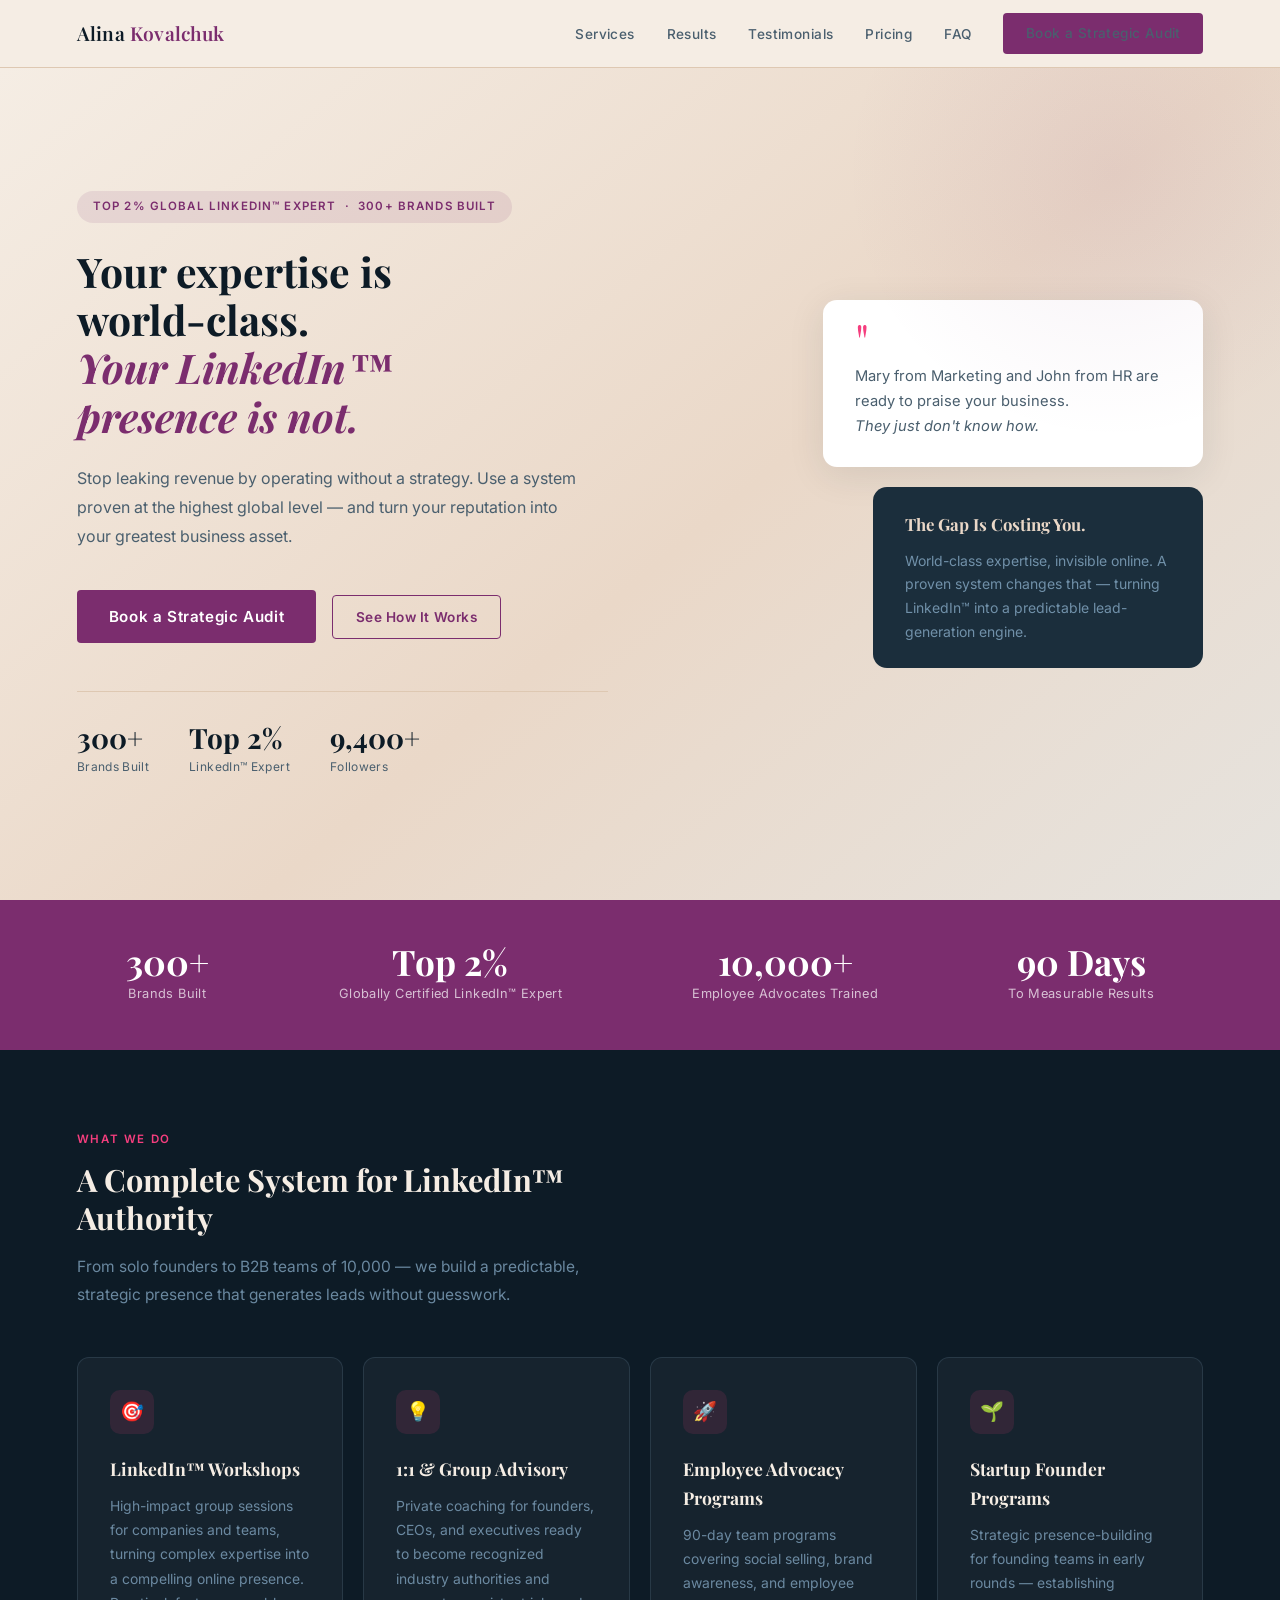
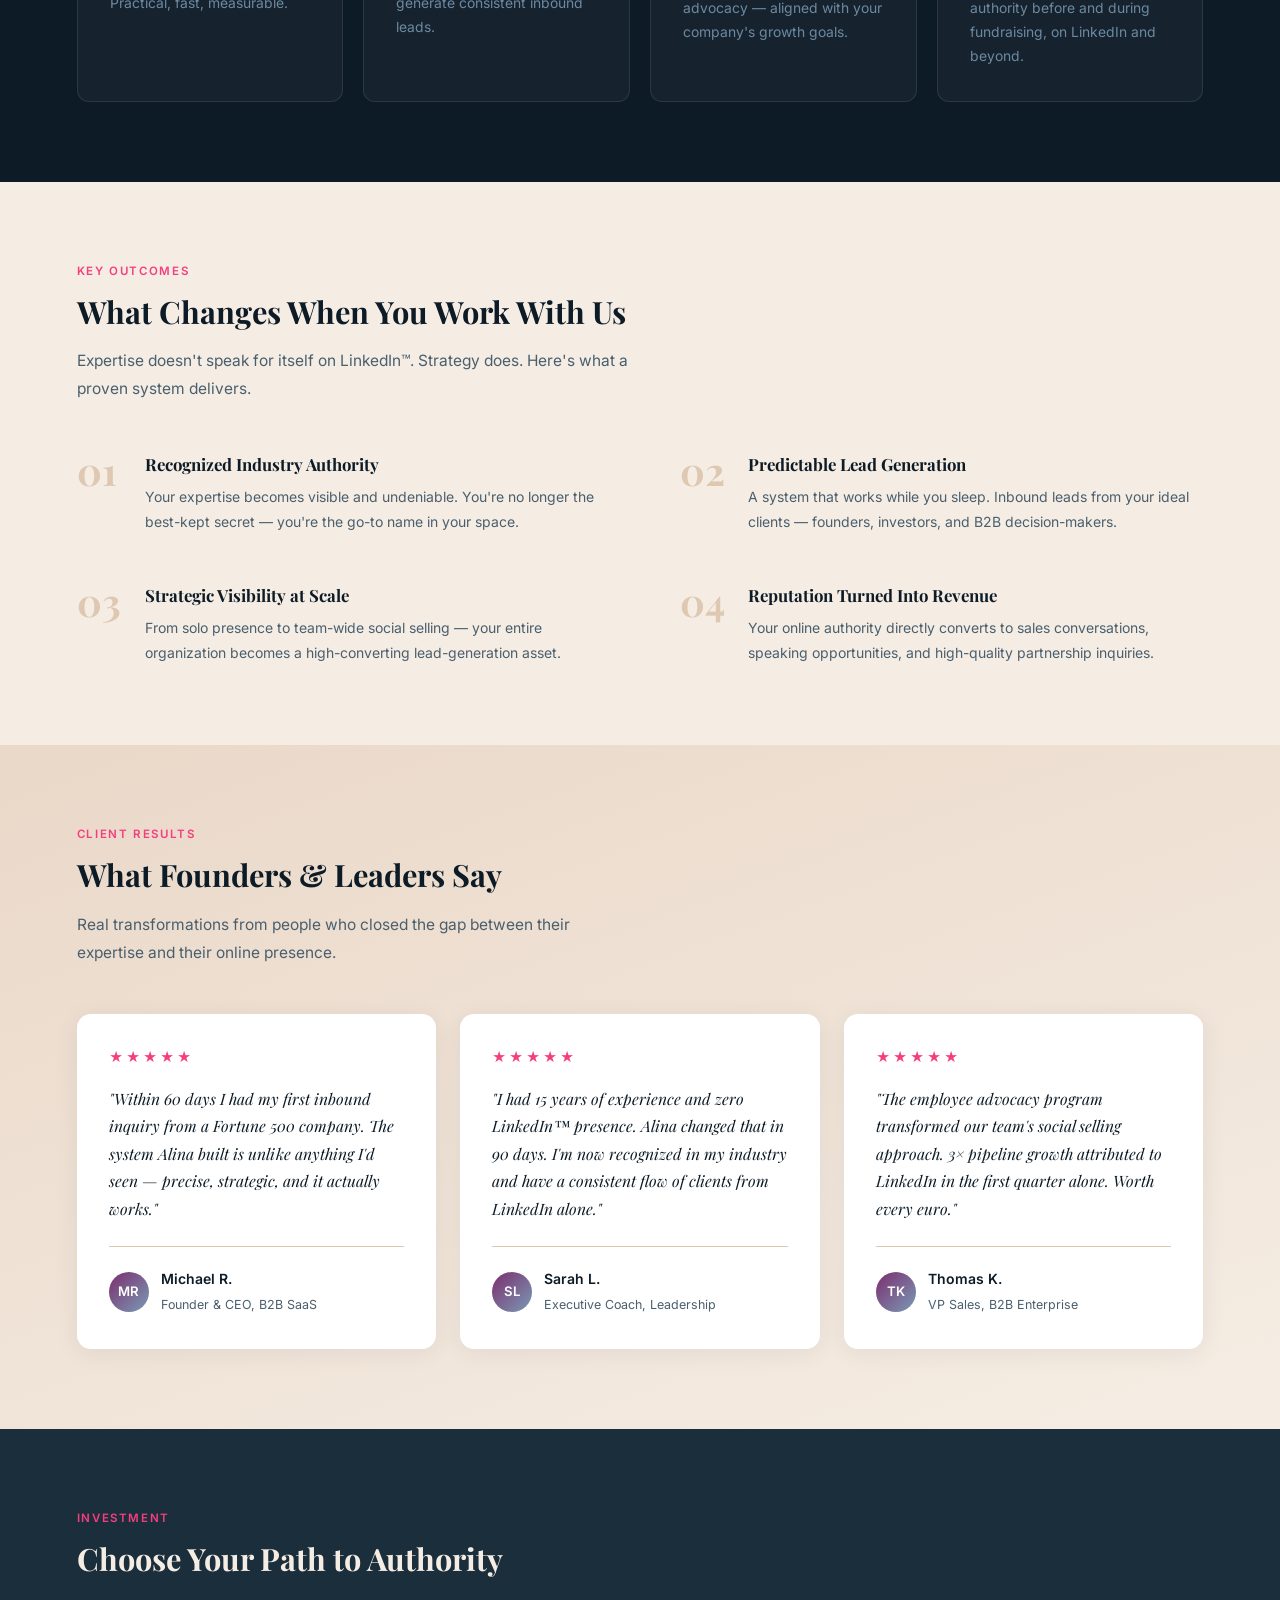
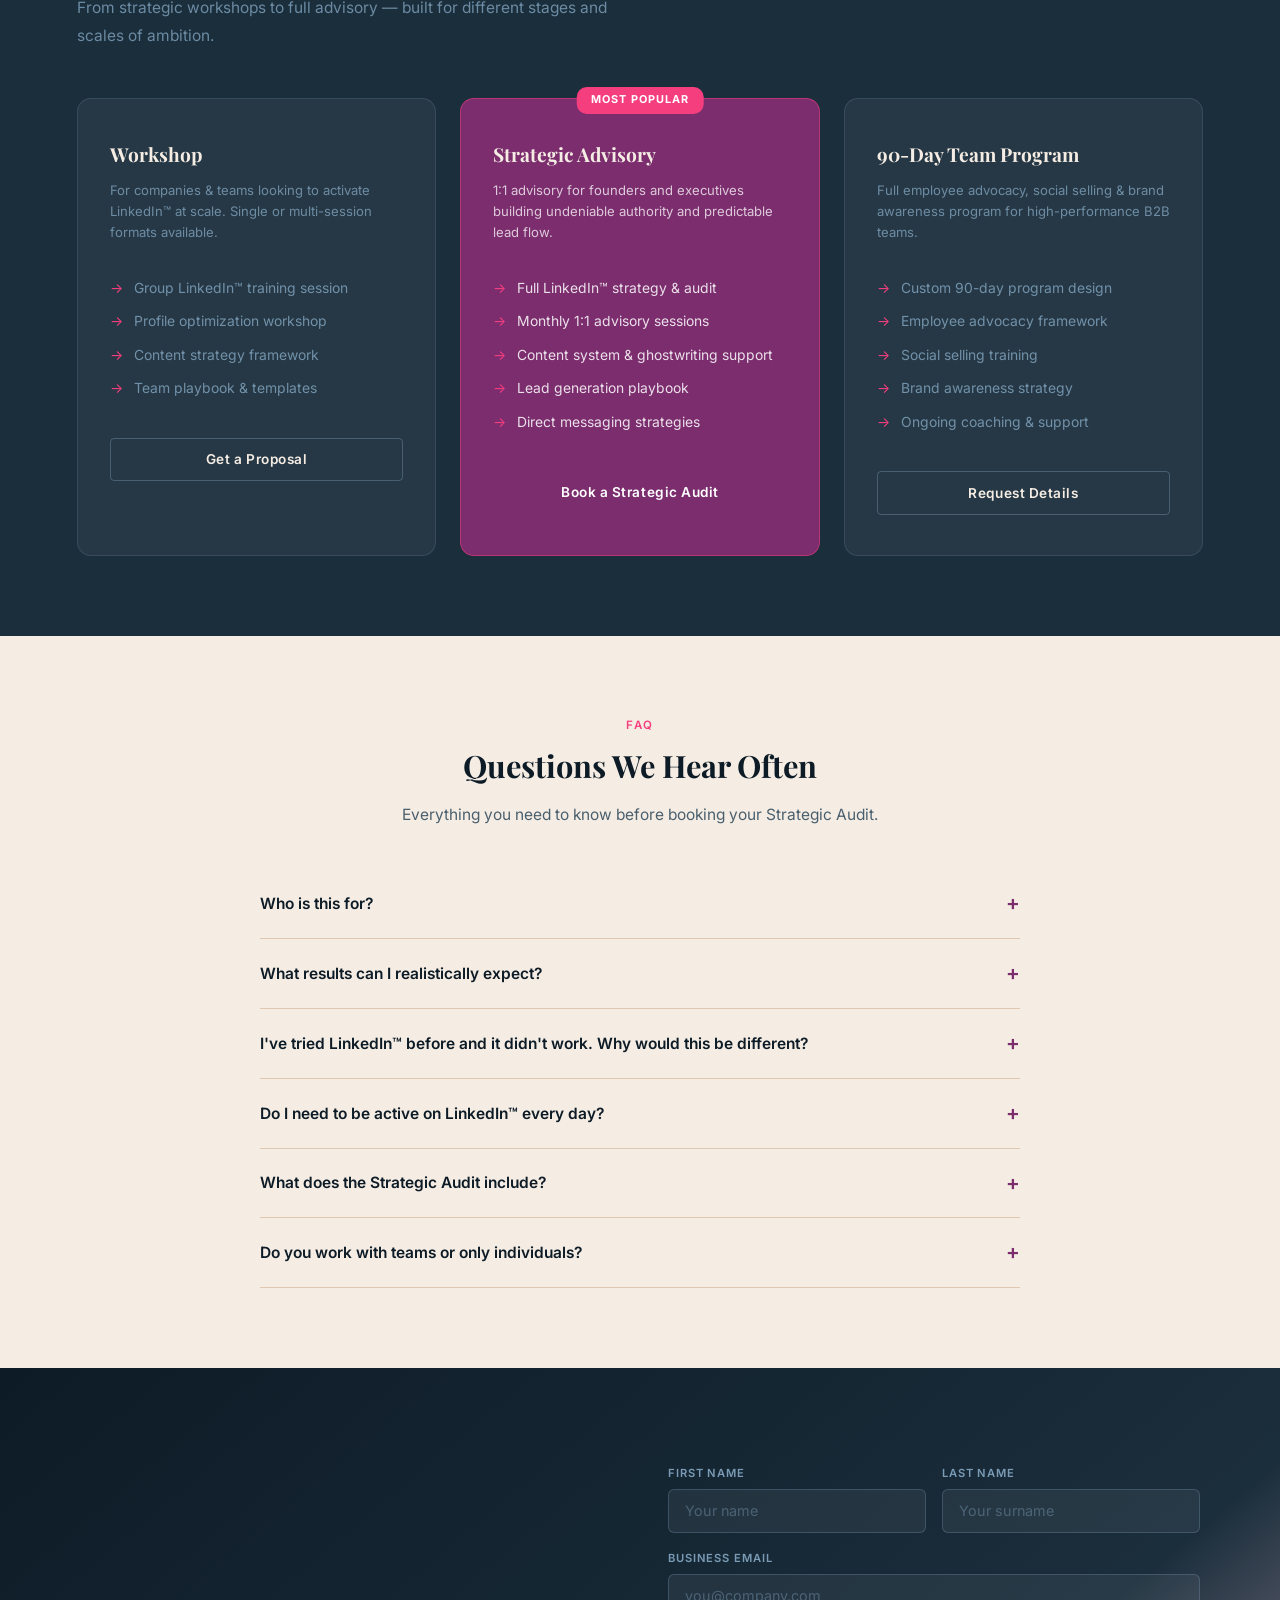
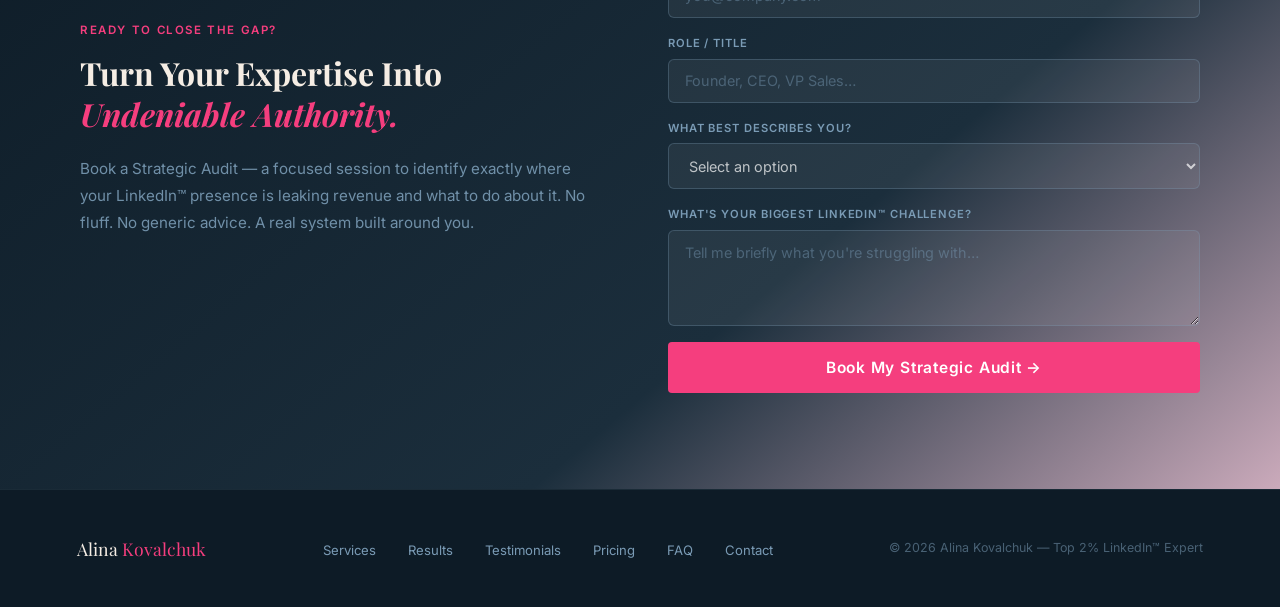
<file: init_level/Finished Projects/boo_kovaliciuk/index.html>
<!DOCTYPE html>
<html lang="en">
<head>
    <meta charset="UTF-8">
    <meta name="viewport" content="width=device-width, initial-scale=1.0">
    <title>Alina Kovalchuk — LinkedIn™ Strategy</title>
    <link rel="preconnect" href="https://fonts.googleapis.com">
    <link rel="preconnect" href="https://fonts.gstatic.com" crossorigin>
    <link href="https://fonts.googleapis.com/css2?family=Playfair+Display:ital,wght@0,400;0,600;0,700;1,400&family=Inter:wght@300;400;500;600&display=swap" rel="stylesheet">
    <style>
        :root {
            --beige:       #EAD8C8;
            --beige-light: #F5EDE4;
            --beige-mid:   #DEC8B2;
            --navy:        #1B2E3C;
            --navy-dark:   #0D1B26;
            --steel-blue:  #7A9BB5;
            --violet:      #7B2D6E;
            --pink:        #F53E7E;
            --white:       #FFFFFF;
            --text-dark:   #1B2E3C;
            --text-mid:    #4A5F6E;
        }

        * { margin: 0; padding: 0; box-sizing: border-box; }
        html { scroll-behavior: smooth; }

        body {
            font-family: 'Inter', sans-serif;
            background-color: var(--beige-light);
            color: var(--text-dark);
            line-height: 1.65;
        }

        h1, h2, h3, h4 { font-family: 'Playfair Display', serif; }

        /* ─── NAVBAR ─── */
        nav {
            position: sticky;
            top: 0;
            z-index: 100;
            background: rgba(245, 237, 228, 0.96);
            backdrop-filter: blur(12px);
            border-bottom: 1px solid var(--beige-mid);
            padding: 0 6%;
            display: flex;
            align-items: center;
            justify-content: space-between;
            height: 68px;
        }

        .nav-logo {
            font-family: 'Playfair Display', serif;
            font-size: 1.2rem;
            font-weight: 600;
            color: var(--navy-dark);
            text-decoration: none;
            letter-spacing: 0.01em;
        }
        .nav-logo span { color: var(--violet); }

        .nav-links {
            display: flex;
            list-style: none;
            gap: 2rem;
            align-items: center;
        }
        .nav-links a {
            font-size: 0.85rem;
            font-weight: 500;
            color: var(--text-mid);
            text-decoration: none;
            letter-spacing: 0.03em;
            transition: color 0.2s;
        }
        .nav-links a:hover { color: var(--navy); }

        .btn-primary {
            background: var(--violet);
            color: var(--white);
            padding: 0.6rem 1.4rem;
            border-radius: 4px;
            font-family: 'Inter', sans-serif;
            font-size: 0.85rem;
            font-weight: 600;
            text-decoration: none;
            letter-spacing: 0.04em;
            transition: background 0.2s, transform 0.15s;
            border: none;
            cursor: pointer;
            display: inline-block;
        }
        .btn-primary:hover { background: var(--pink); transform: translateY(-1px); }

        .btn-outline {
            background: transparent;
            color: var(--violet);
            border: 1.5px solid var(--violet);
            padding: 0.6rem 1.4rem;
            border-radius: 4px;
            font-family: 'Inter', sans-serif;
            font-size: 0.85rem;
            font-weight: 600;
            text-decoration: none;
            letter-spacing: 0.04em;
            transition: all 0.2s;
            cursor: pointer;
            display: inline-block;
        }
        .btn-outline:hover { background: var(--violet); color: var(--white); }

        /* ─── HERO ─── */
        .hero {
            min-height: calc(100vh - 68px);
            display: grid;
            grid-template-columns: 1fr 1fr;
            align-items: center;
            padding: 5rem 6%;
            gap: 4rem;
            background: linear-gradient(140deg, var(--beige-light) 0%, var(--beige) 55%, rgba(122,155,181,0.12) 100%);
            position: relative;
            overflow: hidden;
        }
        .hero::before {
            content: '';
            position: absolute;
            top: -20%;
            right: -8%;
            width: 540px;
            height: 540px;
            border-radius: 50%;
            background: radial-gradient(circle, rgba(123,45,110,0.07) 0%, transparent 70%);
            pointer-events: none;
        }

        .hero-badge {
            display: inline-block;
            background: rgba(123,45,110,0.1);
            color: var(--violet);
            font-size: 0.72rem;
            font-weight: 600;
            letter-spacing: 0.1em;
            text-transform: uppercase;
            padding: 0.4rem 1rem;
            border-radius: 20px;
            margin-bottom: 1.5rem;
        }

        .hero h1 {
            font-size: clamp(2.2rem, 3.2vw, 3.4rem);
            line-height: 1.18;
            color: var(--navy-dark);
            margin-bottom: 1.5rem;
            font-weight: 700;
        }
        .hero h1 em { color: var(--violet); font-style: italic; }

        .hero-sub {
            font-size: 1rem;
            color: var(--text-mid);
            max-width: 500px;
            margin-bottom: 2.5rem;
            line-height: 1.8;
        }

        .hero-cta-group {
            display: flex;
            gap: 1rem;
            align-items: center;
            flex-wrap: wrap;
            margin-bottom: 3rem;
        }
        .hero-cta-group .btn-primary { padding: 0.875rem 2rem; font-size: 0.95rem; }

        .hero-proof {
            display: flex;
            gap: 2.5rem;
            padding-top: 2rem;
            border-top: 1px solid var(--beige-mid);
        }
        .hero-stat strong {
            display: block;
            font-family: 'Playfair Display', serif;
            font-size: 1.75rem;
            color: var(--navy-dark);
            line-height: 1;
        }
        .hero-stat span {
            font-size: 0.75rem;
            color: var(--text-mid);
            letter-spacing: 0.03em;
            margin-top: 0.3rem;
            display: block;
        }

        .hero-visual {
            display: flex;
            flex-direction: column;
            gap: 1.25rem;
            align-items: flex-end;
        }

        .hero-card {
            background: var(--white);
            border-radius: 14px;
            padding: 1.75rem 2rem;
            box-shadow: 0 8px 36px rgba(27,46,60,0.10);
            max-width: 380px;
            width: 100%;
        }
        .hero-card .quote-mark {
            font-family: 'Playfair Display', serif;
            font-size: 3rem;
            color: var(--pink);
            line-height: 0.5;
            margin-bottom: 0.75rem;
            display: block;
        }
        .hero-card p {
            font-size: 0.92rem;
            color: var(--text-mid);
            line-height: 1.7;
        }

        .hero-card-dark {
            background: var(--navy);
            border-radius: 14px;
            padding: 1.5rem 2rem;
            max-width: 330px;
            width: 100%;
        }
        .hero-card-dark strong {
            display: block;
            font-family: 'Playfair Display', serif;
            font-size: 1.05rem;
            color: var(--beige);
            margin-bottom: 0.6rem;
        }
        .hero-card-dark p {
            font-size: 0.875rem;
            color: rgba(122,155,181,0.9);
            line-height: 1.7;
        }

        /* ─── STATS BAR ─── */
        .stats-bar {
            background: var(--violet);
            padding: 2.75rem 6%;
            display: flex;
            justify-content: space-around;
            align-items: center;
            flex-wrap: wrap;
            gap: 2rem;
        }
        .stat-item { text-align: center; }
        .stat-item strong {
            display: block;
            font-family: 'Playfair Display', serif;
            font-size: 2.2rem;
            color: var(--white);
            line-height: 1;
        }
        .stat-item span {
            font-size: 0.8rem;
            color: rgba(255,255,255,0.7);
            letter-spacing: 0.03em;
        }

        /* ─── SECTION COMMONS ─── */
        section { padding: 5rem 6%; }

        .section-label {
            font-size: 0.72rem;
            font-weight: 600;
            letter-spacing: 0.14em;
            text-transform: uppercase;
            color: var(--pink);
            margin-bottom: 0.75rem;
        }
        .section-title {
            font-size: clamp(1.8rem, 2.4vw, 2.5rem);
            color: var(--navy-dark);
            line-height: 1.25;
            margin-bottom: 1rem;
            max-width: 600px;
        }
        .section-sub {
            font-size: 0.97rem;
            color: var(--text-mid);
            max-width: 560px;
            line-height: 1.8;
            margin-bottom: 3rem;
        }

        /* ─── SERVICES ─── */
        .services { background: var(--navy-dark); }
        .services .section-title { color: var(--beige-light); }
        .services .section-sub   { color: rgba(122,155,181,0.85); }

        .services-grid {
            display: grid;
            grid-template-columns: repeat(auto-fit, minmax(260px, 1fr));
            gap: 1.25rem;
        }
        .service-card {
            background: rgba(255,255,255,0.04);
            border: 1px solid rgba(122,155,181,0.18);
            border-radius: 12px;
            padding: 2rem;
            transition: border-color 0.2s, transform 0.2s;
        }
        .service-card:hover {
            border-color: var(--pink);
            transform: translateY(-3px);
        }
        .service-icon {
            width: 44px;
            height: 44px;
            border-radius: 10px;
            background: rgba(245,62,126,0.12);
            display: flex;
            align-items: center;
            justify-content: center;
            font-size: 1.2rem;
            margin-bottom: 1.25rem;
        }
        .service-card h3 {
            font-size: 1.1rem;
            color: var(--beige-light);
            margin-bottom: 0.65rem;
        }
        .service-card p {
            font-size: 0.87rem;
            color: rgba(122,155,181,0.85);
            line-height: 1.75;
        }

        /* ─── OUTCOMES ─── */
        .outcomes { background: var(--beige-light); }

        .outcomes-grid {
            display: grid;
            grid-template-columns: 1fr 1fr;
            gap: 3rem 5rem;
        }
        .outcome-item { display: flex; gap: 1.25rem; align-items: flex-start; }
        .outcome-num {
            font-family: 'Playfair Display', serif;
            font-size: 2.4rem;
            color: var(--beige-mid);
            line-height: 1;
            min-width: 48px;
            font-weight: 700;
        }
        .outcome-item h3 {
            font-size: 1.05rem;
            color: var(--navy-dark);
            margin-bottom: 0.4rem;
        }
        .outcome-item p {
            font-size: 0.875rem;
            color: var(--text-mid);
            line-height: 1.75;
        }

        /* ─── TESTIMONIALS ─── */
        .testimonials {
            background: linear-gradient(160deg, var(--beige) 0%, var(--beige-light) 100%);
        }

        .testimonials-grid {
            display: grid;
            grid-template-columns: repeat(auto-fit, minmax(300px, 1fr));
            gap: 1.5rem;
        }
        .testimonial-card {
            background: var(--white);
            border-radius: 14px;
            padding: 2rem;
            box-shadow: 0 4px 24px rgba(27,46,60,0.07);
            display: flex;
            flex-direction: column;
        }
        .testimonial-card .stars {
            color: var(--pink);
            font-size: 0.85rem;
            letter-spacing: 3px;
            margin-bottom: 1rem;
        }
        .testimonial-card blockquote {
            font-family: 'Playfair Display', serif;
            font-size: 0.98rem;
            color: var(--navy-dark);
            line-height: 1.75;
            font-style: italic;
            flex-grow: 1;
            margin-bottom: 1.5rem;
        }
        .testimonial-author {
            display: flex;
            align-items: center;
            gap: 0.75rem;
            border-top: 1px solid var(--beige-mid);
            padding-top: 1.25rem;
        }
        .author-avatar {
            width: 40px;
            height: 40px;
            border-radius: 50%;
            background: linear-gradient(135deg, var(--violet), var(--steel-blue));
            display: flex;
            align-items: center;
            justify-content: center;
            color: var(--white);
            font-weight: 600;
            font-size: 0.82rem;
            flex-shrink: 0;
        }
        .author-info strong {
            display: block;
            font-size: 0.875rem;
            font-weight: 600;
            color: var(--navy-dark);
        }
        .author-info span {
            font-size: 0.78rem;
            color: var(--text-mid);
        }

        /* ─── PRICING ─── */
        .pricing { background: var(--navy); }
        .pricing .section-title { color: var(--beige-light); }
        .pricing .section-sub   { color: rgba(122,155,181,0.85); }

        .pricing-grid {
            display: grid;
            grid-template-columns: repeat(3, 1fr);
            gap: 1.5rem;
        }
        .pricing-card {
            background: rgba(255,255,255,0.05);
            border: 1px solid rgba(122,155,181,0.2);
            border-radius: 14px;
            padding: 2.5rem 2rem;
            position: relative;
            transition: transform 0.2s;
        }
        .pricing-card:hover { transform: translateY(-3px); }
        .pricing-card.featured {
            background: var(--violet);
            border-color: rgba(245,62,126,0.5);
        }
        .featured-badge {
            position: absolute;
            top: -12px;
            left: 50%;
            transform: translateX(-50%);
            background: var(--pink);
            color: var(--white);
            font-size: 0.68rem;
            font-weight: 700;
            letter-spacing: 0.09em;
            text-transform: uppercase;
            padding: 0.28rem 0.9rem;
            border-radius: 10px;
            white-space: nowrap;
        }
        .pricing-card h3 {
            font-size: 1.2rem;
            color: var(--beige-light);
            margin-bottom: 0.6rem;
        }
        .price-desc {
            font-size: 0.82rem;
            color: rgba(122,155,181,0.85);
            line-height: 1.6;
            margin-bottom: 1.75rem;
        }
        .pricing-card.featured .price-desc { color: rgba(255,255,255,0.75); }
        .feature-list { list-style: none; margin-bottom: 2rem; }
        .feature-list li {
            font-size: 0.87rem;
            color: rgba(122,155,181,0.9);
            padding: 0.4rem 0 0.4rem 1.5rem;
            position: relative;
            line-height: 1.5;
        }
        .pricing-card.featured .feature-list li { color: rgba(255,255,255,0.85); }
        .feature-list li::before { content: '→'; position: absolute; left: 0; color: var(--pink); }

        .pricing-card .btn-primary  { width: 100%; text-align: center; }
        .pricing-card .btn-outline  {
            width: 100%;
            text-align: center;
            color: var(--beige-light);
            border-color: rgba(122,155,181,0.4);
        }
        .pricing-card .btn-outline:hover {
            background: var(--violet);
            border-color: var(--violet);
            color: var(--white);
        }

        /* ─── FAQ ─── */
        .faq { background: var(--beige-light); }
        .faq-inner { max-width: 760px; margin: 0 auto; }
        .faq-inner .section-title { max-width: none; text-align: center; }
        .faq-inner .section-sub   { max-width: none; text-align: center; }

        .faq-item { border-bottom: 1px solid var(--beige-mid); }
        .faq-question {
            width: 100%;
            background: none;
            border: none;
            text-align: left;
            padding: 1.5rem 0;
            font-family: 'Inter', sans-serif;
            font-size: 0.97rem;
            font-weight: 600;
            color: var(--navy-dark);
            cursor: pointer;
            display: flex;
            justify-content: space-between;
            align-items: center;
            gap: 1rem;
        }
        .faq-question:hover { color: var(--violet); }
        .faq-chevron {
            color: var(--violet);
            font-size: 1.3rem;
            transition: transform 0.3s;
            flex-shrink: 0;
            line-height: 1;
        }
        .faq-answer {
            display: none;
            padding-bottom: 1.5rem;
            font-size: 0.9rem;
            color: var(--text-mid);
            line-height: 1.8;
        }
        .faq-item.open .faq-answer  { display: block; }
        .faq-item.open .faq-chevron { transform: rotate(45deg); }

        /* ─── CTA / CONTACT ─── */
        .cta-section {
            background: linear-gradient(140deg, var(--navy-dark) 0%, var(--navy) 65%, rgba(123,45,110,0.35) 100%);
            padding: 6rem 6%;
        }
        .cta-inner {
            display: grid;
            grid-template-columns: 1fr 1fr;
            gap: 5rem;
            align-items: center;
            max-width: 1120px;
            margin: 0 auto;
        }
        .cta-left h2 {
            font-size: clamp(1.8rem, 2.5vw, 2.6rem);
            color: var(--beige-light);
            margin-bottom: 1.25rem;
            line-height: 1.3;
        }
        .cta-left h2 em { color: var(--pink); font-style: italic; }
        .cta-left p {
            color: rgba(122,155,181,0.9);
            font-size: 0.95rem;
            line-height: 1.8;
        }

        .contact-form { display: flex; flex-direction: column; gap: 1rem; }
        .form-row { display: grid; grid-template-columns: 1fr 1fr; gap: 1rem; }
        .form-group { display: flex; flex-direction: column; gap: 0.4rem; }
        .form-group label {
            font-size: 0.7rem;
            font-weight: 600;
            letter-spacing: 0.08em;
            text-transform: uppercase;
            color: var(--steel-blue);
        }
        .form-group input,
        .form-group select,
        .form-group textarea {
            background: rgba(255,255,255,0.06);
            border: 1px solid rgba(122,155,181,0.3);
            border-radius: 6px;
            padding: 0.78rem 1rem;
            color: var(--white);
            font-family: 'Inter', sans-serif;
            font-size: 0.9rem;
            outline: none;
            transition: border-color 0.2s;
        }
        .form-group input::placeholder,
        .form-group textarea::placeholder { color: rgba(122,155,181,0.45); }
        .form-group input:focus,
        .form-group select:focus,
        .form-group textarea:focus { border-color: var(--pink); }
        .form-group select { color: rgba(255,255,255,0.7); }
        .form-group select option { background: var(--navy-dark); color: var(--white); }
        .form-group textarea { resize: vertical; min-height: 96px; }

        .contact-form .btn-primary {
            padding: 1rem;
            font-size: 0.97rem;
            letter-spacing: 0.05em;
            background: var(--pink);
        }
        .contact-form .btn-primary:hover { background: var(--violet); transform: none; }

        /* ─── FOOTER ─── */
        footer {
            background: var(--navy-dark);
            padding: 2.75rem 6%;
            border-top: 1px solid rgba(122,155,181,0.12);
        }
        .footer-inner {
            display: flex;
            justify-content: space-between;
            align-items: center;
            flex-wrap: wrap;
            gap: 1.5rem;
        }
        .footer-logo {
            font-family: 'Playfair Display', serif;
            font-size: 1.1rem;
            color: var(--beige-light);
            text-decoration: none;
        }
        .footer-logo span { color: var(--pink); }
        .footer-links { display: flex; gap: 2rem; list-style: none; flex-wrap: wrap; }
        .footer-links a {
            font-size: 0.82rem;
            color: var(--steel-blue);
            text-decoration: none;
            transition: color 0.2s;
        }
        .footer-links a:hover { color: var(--white); }
        .footer-copy { font-size: 0.78rem; color: rgba(122,155,181,0.55); }

        /* ─── RESPONSIVE ─── */
        @media (max-width: 960px) {
            .hero { grid-template-columns: 1fr; min-height: auto; padding: 3.5rem 6%; }
            .hero-visual { display: none; }
            .outcomes-grid { grid-template-columns: 1fr; gap: 2rem; }
            .pricing-grid { grid-template-columns: 1fr; max-width: 420px; }
            .cta-inner { grid-template-columns: 1fr; gap: 2.5rem; }
            .nav-links { display: none; }
        }
        @media (max-width: 640px) {
            section { padding: 3.5rem 5%; }
            .cta-section { padding: 4rem 5%; }
            .form-row { grid-template-columns: 1fr; }
            .footer-inner { flex-direction: column; text-align: center; }
            .footer-links { justify-content: center; }
        }
    </style>
</head>
<body>

<!-- ═══════════ NAVBAR ═══════════ -->
<nav>
    <a href="#home" class="nav-logo">Alina <span>Kovalchuk</span></a>
    <ul class="nav-links">
        <li><a href="#services">Services</a></li>
        <li><a href="#outcomes">Results</a></li>
        <li><a href="#testimonials">Testimonials</a></li>
        <li><a href="#pricing">Pricing</a></li>
        <li><a href="#faq">FAQ</a></li>
        <li><a href="#contact" class="btn-primary">Book a Strategic Audit</a></li>
    </ul>
</nav>

<!-- ═══════════ HERO ═══════════ -->
<section class="hero" id="home">
    <div class="hero-content">
        <div class="hero-badge">Top 2% Global LinkedIn™ Expert &nbsp;·&nbsp; 300+ Brands Built</div>
        <h1>Your expertise is<br>world-class.<br><em>Your LinkedIn™<br>presence is not.</em></h1>
        <p class="hero-sub">Stop leaking revenue by operating without a strategy. Use a system proven at the highest global level — and turn your reputation into your greatest business asset.</p>
        <div class="hero-cta-group">
            <a href="#contact" class="btn-primary">Book a Strategic Audit</a>
            <a href="#services" class="btn-outline">See How It Works</a>
        </div>
        <div class="hero-proof">
            <div class="hero-stat"><strong>300+</strong><span>Brands Built</span></div>
            <div class="hero-stat"><strong>Top 2%</strong><span>LinkedIn™ Expert</span></div>
            <div class="hero-stat"><strong>9,400+</strong><span>Followers</span></div>
        </div>
    </div>
    <div class="hero-visual">
        <div class="hero-card">
            <span class="quote-mark">"</span>
            <p>Mary from Marketing and John from HR are ready to praise your business.<br><em>They just don't know how.</em></p>
        </div>
        <div class="hero-card-dark">
            <strong>The Gap Is Costing You.</strong>
            <p>World-class expertise, invisible online. A proven system changes that — turning LinkedIn™ into a predictable lead-generation engine.</p>
        </div>
    </div>
</section>

<!-- ═══════════ STATS BAR ═══════════ -->
<div class="stats-bar">
    <div class="stat-item"><strong>300+</strong><span>Brands Built</span></div>
    <div class="stat-item"><strong>Top 2%</strong><span>Globally Certified LinkedIn™ Expert</span></div>
    <div class="stat-item"><strong>10,000+</strong><span>Employee Advocates Trained</span></div>
    <div class="stat-item"><strong>90 Days</strong><span>To Measurable Results</span></div>
</div>

<!-- ═══════════ SERVICES ═══════════ -->
<section class="services" id="services">
    <div class="section-label">What We Do</div>
    <h2 class="section-title">A Complete System for LinkedIn™ Authority</h2>
    <p class="section-sub">From solo founders to B2B teams of 10,000 — we build a predictable, strategic presence that generates leads without guesswork.</p>
    <div class="services-grid">
        <div class="service-card">
            <div class="service-icon">🎯</div>
            <h3>LinkedIn™ Workshops</h3>
            <p>High-impact group sessions for companies and teams, turning complex expertise into a compelling online presence. Practical, fast, measurable.</p>
        </div>
        <div class="service-card">
            <div class="service-icon">💡</div>
            <h3>1:1 & Group Advisory</h3>
            <p>Private coaching for founders, CEOs, and executives ready to become recognized industry authorities and generate consistent inbound leads.</p>
        </div>
        <div class="service-card">
            <div class="service-icon">🚀</div>
            <h3>Employee Advocacy Programs</h3>
            <p>90-day team programs covering social selling, brand awareness, and employee advocacy — aligned with your company's growth goals.</p>
        </div>
        <div class="service-card">
            <div class="service-icon">🌱</div>
            <h3>Startup Founder Programs</h3>
            <p>Strategic presence-building for founding teams in early rounds — establishing authority before and during fundraising, on LinkedIn and beyond.</p>
        </div>
    </div>
</section>

<!-- ═══════════ OUTCOMES ═══════════ -->
<section class="outcomes" id="outcomes">
    <div class="section-label">Key Outcomes</div>
    <h2 class="section-title">What Changes When You Work With Us</h2>
    <p class="section-sub">Expertise doesn't speak for itself on LinkedIn™. Strategy does. Here's what a proven system delivers.</p>
    <div class="outcomes-grid">
        <div class="outcome-item">
            <span class="outcome-num">01</span>
            <div>
                <h3>Recognized Industry Authority</h3>
                <p>Your expertise becomes visible and undeniable. You're no longer the best-kept secret — you're the go-to name in your space.</p>
            </div>
        </div>
        <div class="outcome-item">
            <span class="outcome-num">02</span>
            <div>
                <h3>Predictable Lead Generation</h3>
                <p>A system that works while you sleep. Inbound leads from your ideal clients — founders, investors, and B2B decision-makers.</p>
            </div>
        </div>
        <div class="outcome-item">
            <span class="outcome-num">03</span>
            <div>
                <h3>Strategic Visibility at Scale</h3>
                <p>From solo presence to team-wide social selling — your entire organization becomes a high-converting lead-generation asset.</p>
            </div>
        </div>
        <div class="outcome-item">
            <span class="outcome-num">04</span>
            <div>
                <h3>Reputation Turned Into Revenue</h3>
                <p>Your online authority directly converts to sales conversations, speaking opportunities, and high-quality partnership inquiries.</p>
            </div>
        </div>
    </div>
</section>

<!-- ═══════════ TESTIMONIALS ═══════════ -->
<section class="testimonials" id="testimonials">
    <div class="section-label">Client Results</div>
    <h2 class="section-title">What Founders & Leaders Say</h2>
    <p class="section-sub">Real transformations from people who closed the gap between their expertise and their online presence.</p>
    <div class="testimonials-grid">
        <div class="testimonial-card">
            <div class="stars">★★★★★</div>
            <blockquote>"Within 60 days I had my first inbound inquiry from a Fortune 500 company. The system Alina built is unlike anything I'd seen — precise, strategic, and it actually works."</blockquote>
            <div class="testimonial-author">
                <div class="author-avatar">MR</div>
                <div class="author-info">
                    <strong>Michael R.</strong>
                    <span>Founder & CEO, B2B SaaS</span>
                </div>
            </div>
        </div>
        <div class="testimonial-card">
            <div class="stars">★★★★★</div>
            <blockquote>"I had 15 years of experience and zero LinkedIn™ presence. Alina changed that in 90 days. I'm now recognized in my industry and have a consistent flow of clients from LinkedIn alone."</blockquote>
            <div class="testimonial-author">
                <div class="author-avatar">SL</div>
                <div class="author-info">
                    <strong>Sarah L.</strong>
                    <span>Executive Coach, Leadership</span>
                </div>
            </div>
        </div>
        <div class="testimonial-card">
            <div class="stars">★★★★★</div>
            <blockquote>"The employee advocacy program transformed our team's social selling approach. 3× pipeline growth attributed to LinkedIn in the first quarter alone. Worth every euro."</blockquote>
            <div class="testimonial-author">
                <div class="author-avatar">TK</div>
                <div class="author-info">
                    <strong>Thomas K.</strong>
                    <span>VP Sales, B2B Enterprise</span>
                </div>
            </div>
        </div>
    </div>
</section>

<!-- ═══════════ PRICING ═══════════ -->
<section class="pricing" id="pricing">
    <div class="section-label">Investment</div>
    <h2 class="section-title">Choose Your Path to Authority</h2>
    <p class="section-sub">From strategic workshops to full advisory — built for different stages and scales of ambition.</p>
    <div class="pricing-grid">

        <div class="pricing-card">
            <h3>Workshop</h3>
            <p class="price-desc">For companies & teams looking to activate LinkedIn™ at scale. Single or multi-session formats available.</p>
            <ul class="feature-list">
                <li>Group LinkedIn™ training session</li>
                <li>Profile optimization workshop</li>
                <li>Content strategy framework</li>
                <li>Team playbook & templates</li>
            </ul>
            <a href="#contact" class="btn-outline">Get a Proposal</a>
        </div>

        <div class="pricing-card featured">
            <span class="featured-badge">Most Popular</span>
            <h3>Strategic Advisory</h3>
            <p class="price-desc">1:1 advisory for founders and executives building undeniable authority and predictable lead flow.</p>
            <ul class="feature-list">
                <li>Full LinkedIn™ strategy & audit</li>
                <li>Monthly 1:1 advisory sessions</li>
                <li>Content system & ghostwriting support</li>
                <li>Lead generation playbook</li>
                <li>Direct messaging strategies</li>
            </ul>
            <a href="#contact" class="btn-primary">Book a Strategic Audit</a>
        </div>

        <div class="pricing-card">
            <h3>90-Day Team Program</h3>
            <p class="price-desc">Full employee advocacy, social selling & brand awareness program for high-performance B2B teams.</p>
            <ul class="feature-list">
                <li>Custom 90-day program design</li>
                <li>Employee advocacy framework</li>
                <li>Social selling training</li>
                <li>Brand awareness strategy</li>
                <li>Ongoing coaching & support</li>
            </ul>
            <a href="#contact" class="btn-outline">Request Details</a>
        </div>

    </div>
</section>

<!-- ═══════════ FAQ ═══════════ -->
<section class="faq" id="faq">
    <div class="faq-inner">
        <div class="section-label" style="text-align:center">FAQ</div>
        <h2 class="section-title">Questions We Hear Often</h2>
        <p class="section-sub" style="margin-bottom:2.5rem">Everything you need to know before booking your Strategic Audit.</p>

        <div class="faq-item">
            <button class="faq-question" onclick="toggleFaq(this)">
                Who is this for?
                <span class="faq-chevron">+</span>
            </button>
            <div class="faq-answer">Founders, CEOs, advisors, investors, and B2B leadership teams with world-class expertise but an underwhelming LinkedIn™ presence. If you have the knowledge but not the system, this is for you.</div>
        </div>
        <div class="faq-item">
            <button class="faq-question" onclick="toggleFaq(this)">
                What results can I realistically expect?
                <span class="faq-chevron">+</span>
            </button>
            <div class="faq-answer">Within 30–90 days, clients typically see measurable growth in profile views, connection quality, inbound inquiries, and speaking or partnership opportunities. The timeline depends on your starting point, consistency, and program type.</div>
        </div>
        <div class="faq-item">
            <button class="faq-question" onclick="toggleFaq(this)">
                I've tried LinkedIn™ before and it didn't work. Why would this be different?
                <span class="faq-chevron">+</span>
            </button>
            <div class="faq-answer">Most people post without a strategy. This is a structured system — from profile positioning to content to outreach — proven at the Top 2% global level. The difference is a strategy designed specifically around your expertise and ideal audience, not generic advice.</div>
        </div>
        <div class="faq-item">
            <button class="faq-question" onclick="toggleFaq(this)">
                Do I need to be active on LinkedIn™ every day?
                <span class="faq-chevron">+</span>
            </button>
            <div class="faq-answer">No. We build an efficient system that works with your schedule. Consistency matters more than frequency — we design a content and engagement cadence that fits your life, not the other way around.</div>
        </div>
        <div class="faq-item">
            <button class="faq-question" onclick="toggleFaq(this)">
                What does the Strategic Audit include?
                <span class="faq-chevron">+</span>
            </button>
            <div class="faq-answer">A deep-dive session covering your LinkedIn™ profile, content strategy, positioning, audience alignment, and lead generation opportunities. You leave with a clear, actionable roadmap — regardless of whether you continue to work together.</div>
        </div>
        <div class="faq-item">
            <button class="faq-question" onclick="toggleFaq(this)">
                Do you work with teams or only individuals?
                <span class="faq-chevron">+</span>
            </button>
            <div class="faq-answer">Both. We work with solo founders, executives, and coaches on 1:1 advisory, as well as companies of all sizes on workshops, employee advocacy programs, and custom 90-day team programs.</div>
        </div>
    </div>
</section>

<!-- ═══════════ CTA / CONTACT ═══════════ -->
<section class="cta-section" id="contact">
    <div class="cta-inner">
        <div class="cta-left">
            <div class="section-label" style="color:var(--pink)">Ready to Close the Gap?</div>
            <h2>Turn Your Expertise Into<br><em>Undeniable Authority.</em></h2>
            <p>Book a Strategic Audit — a focused session to identify exactly where your LinkedIn™ presence is leaking revenue and what to do about it. No fluff. No generic advice. A real system built around you.</p>
        </div>
        <form class="contact-form" onsubmit="handleSubmit(event)">
            <div class="form-row">
                <div class="form-group">
                    <label>First Name</label>
                    <input type="text" placeholder="Your name" required>
                </div>
                <div class="form-group">
                    <label>Last Name</label>
                    <input type="text" placeholder="Your surname" required>
                </div>
            </div>
            <div class="form-group">
                <label>Business Email</label>
                <input type="email" placeholder="you@company.com" required>
            </div>
            <div class="form-group">
                <label>Role / Title</label>
                <input type="text" placeholder="Founder, CEO, VP Sales…">
            </div>
            <div class="form-group">
                <label>What best describes you?</label>
                <select>
                    <option value="">Select an option</option>
                    <option>Founder / CEO</option>
                    <option>Executive / C-Suite</option>
                    <option>Consultant / Advisor</option>
                    <option>B2B Sales / Marketing Team</option>
                    <option>Startup (Early Stage)</option>
                    <option>Other</option>
                </select>
            </div>
            <div class="form-group">
                <label>What's your biggest LinkedIn™ challenge?</label>
                <textarea placeholder="Tell me briefly what you're struggling with…"></textarea>
            </div>
            <button type="submit" class="btn-primary">Book My Strategic Audit →</button>
        </form>
    </div>
</section>

<!-- ═══════════ FOOTER ═══════════ -->
<footer>
    <div class="footer-inner">
        <a href="#home" class="footer-logo">Alina <span>Kovalchuk</span></a>
        <ul class="footer-links">
            <li><a href="#services">Services</a></li>
            <li><a href="#outcomes">Results</a></li>
            <li><a href="#testimonials">Testimonials</a></li>
            <li><a href="#pricing">Pricing</a></li>
            <li><a href="#faq">FAQ</a></li>
            <li><a href="#contact">Contact</a></li>
        </ul>
        <span class="footer-copy">© 2026 Alina Kovalchuk — Top 2% LinkedIn™ Expert</span>
    </div>
</footer>

<script>
    function toggleFaq(btn) {
        const item = btn.parentElement;
        const wasOpen = item.classList.contains('open');
        document.querySelectorAll('.faq-item').forEach(i => i.classList.remove('open'));
        if (!wasOpen) item.classList.add('open');
    }

    function handleSubmit(e) {
        e.preventDefault();
        const btn = e.target.querySelector('button[type="submit"]');
        btn.textContent = 'Request Sent — We\'ll Be in Touch!';
        btn.style.background = 'var(--navy)';
        btn.disabled = true;
    }

    document.querySelectorAll('a[href^="#"]').forEach(a => {
        a.addEventListener('click', e => {
            const id = a.getAttribute('href');
            const target = document.querySelector(id);
            if (target) { e.preventDefault(); target.scrollIntoView({ behavior: 'smooth', block: 'start' }); }
        });
    });
</script>

</body>
</html>
</file>
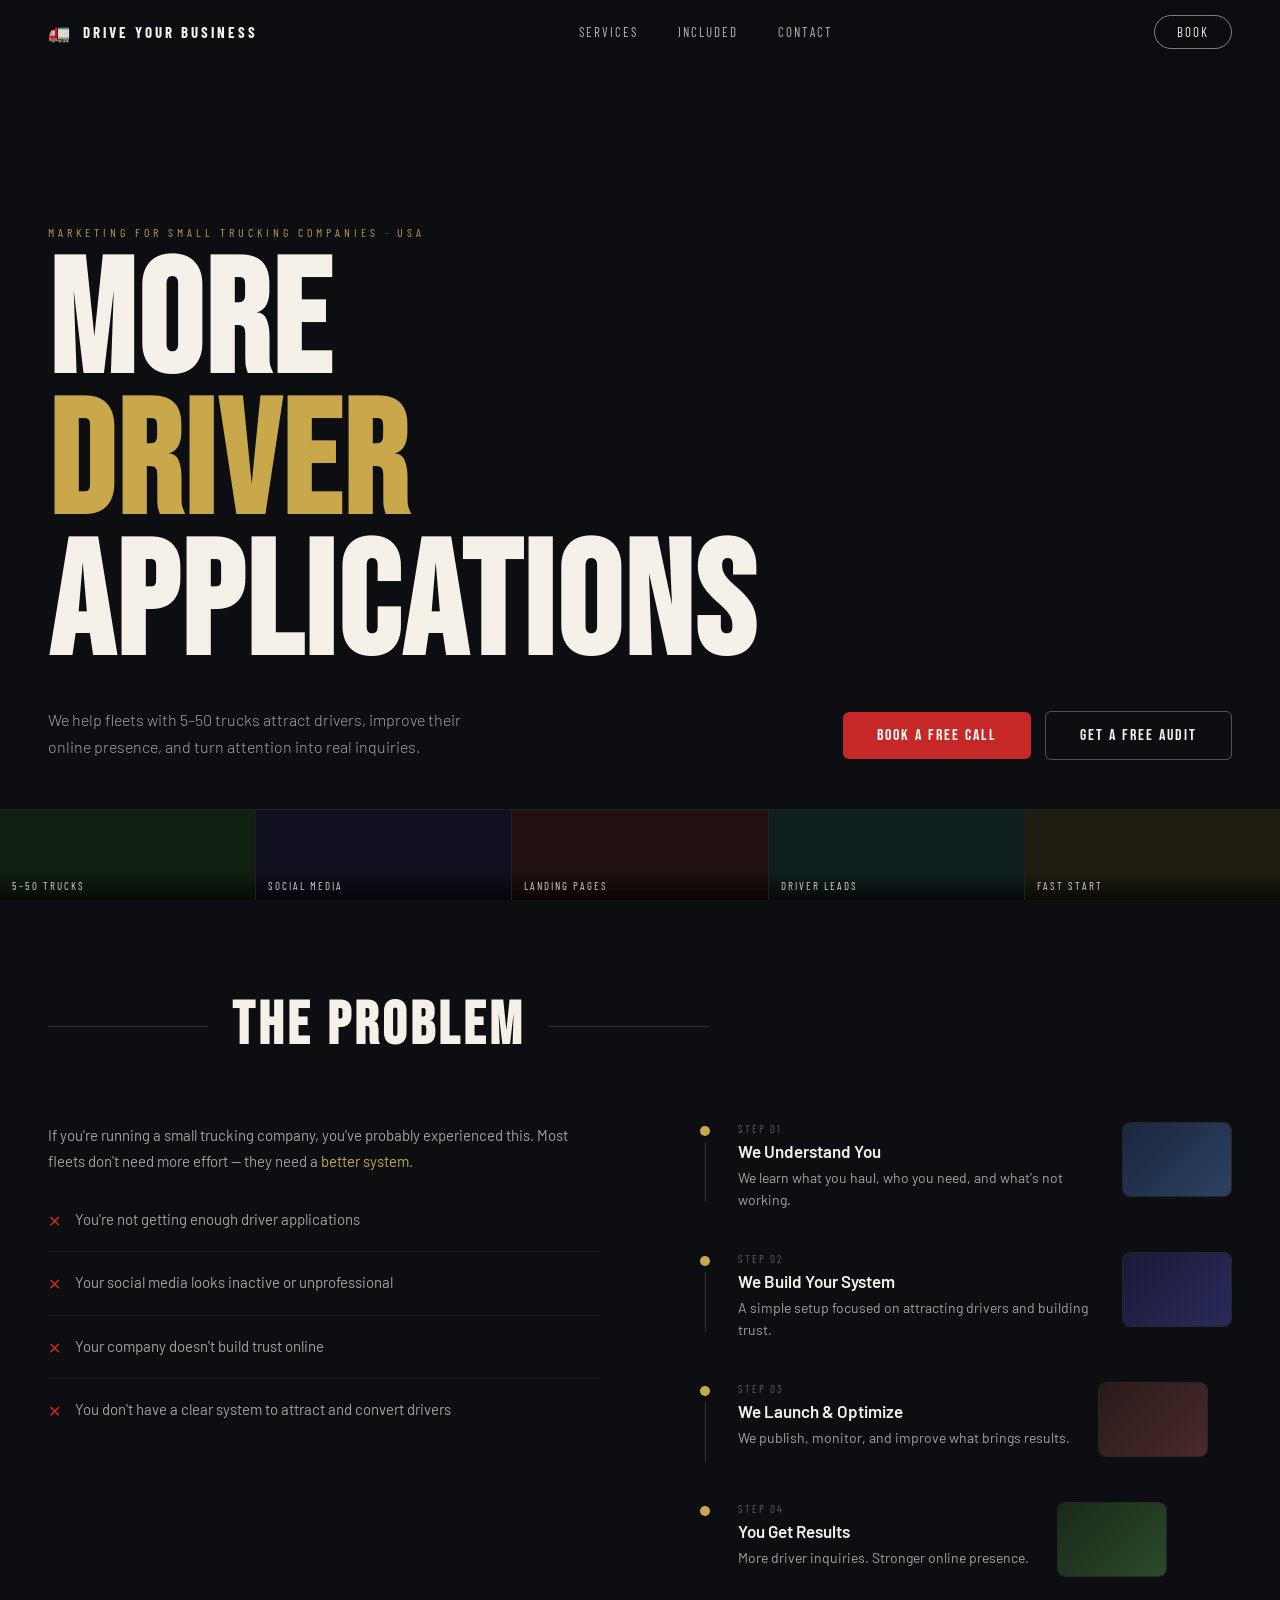
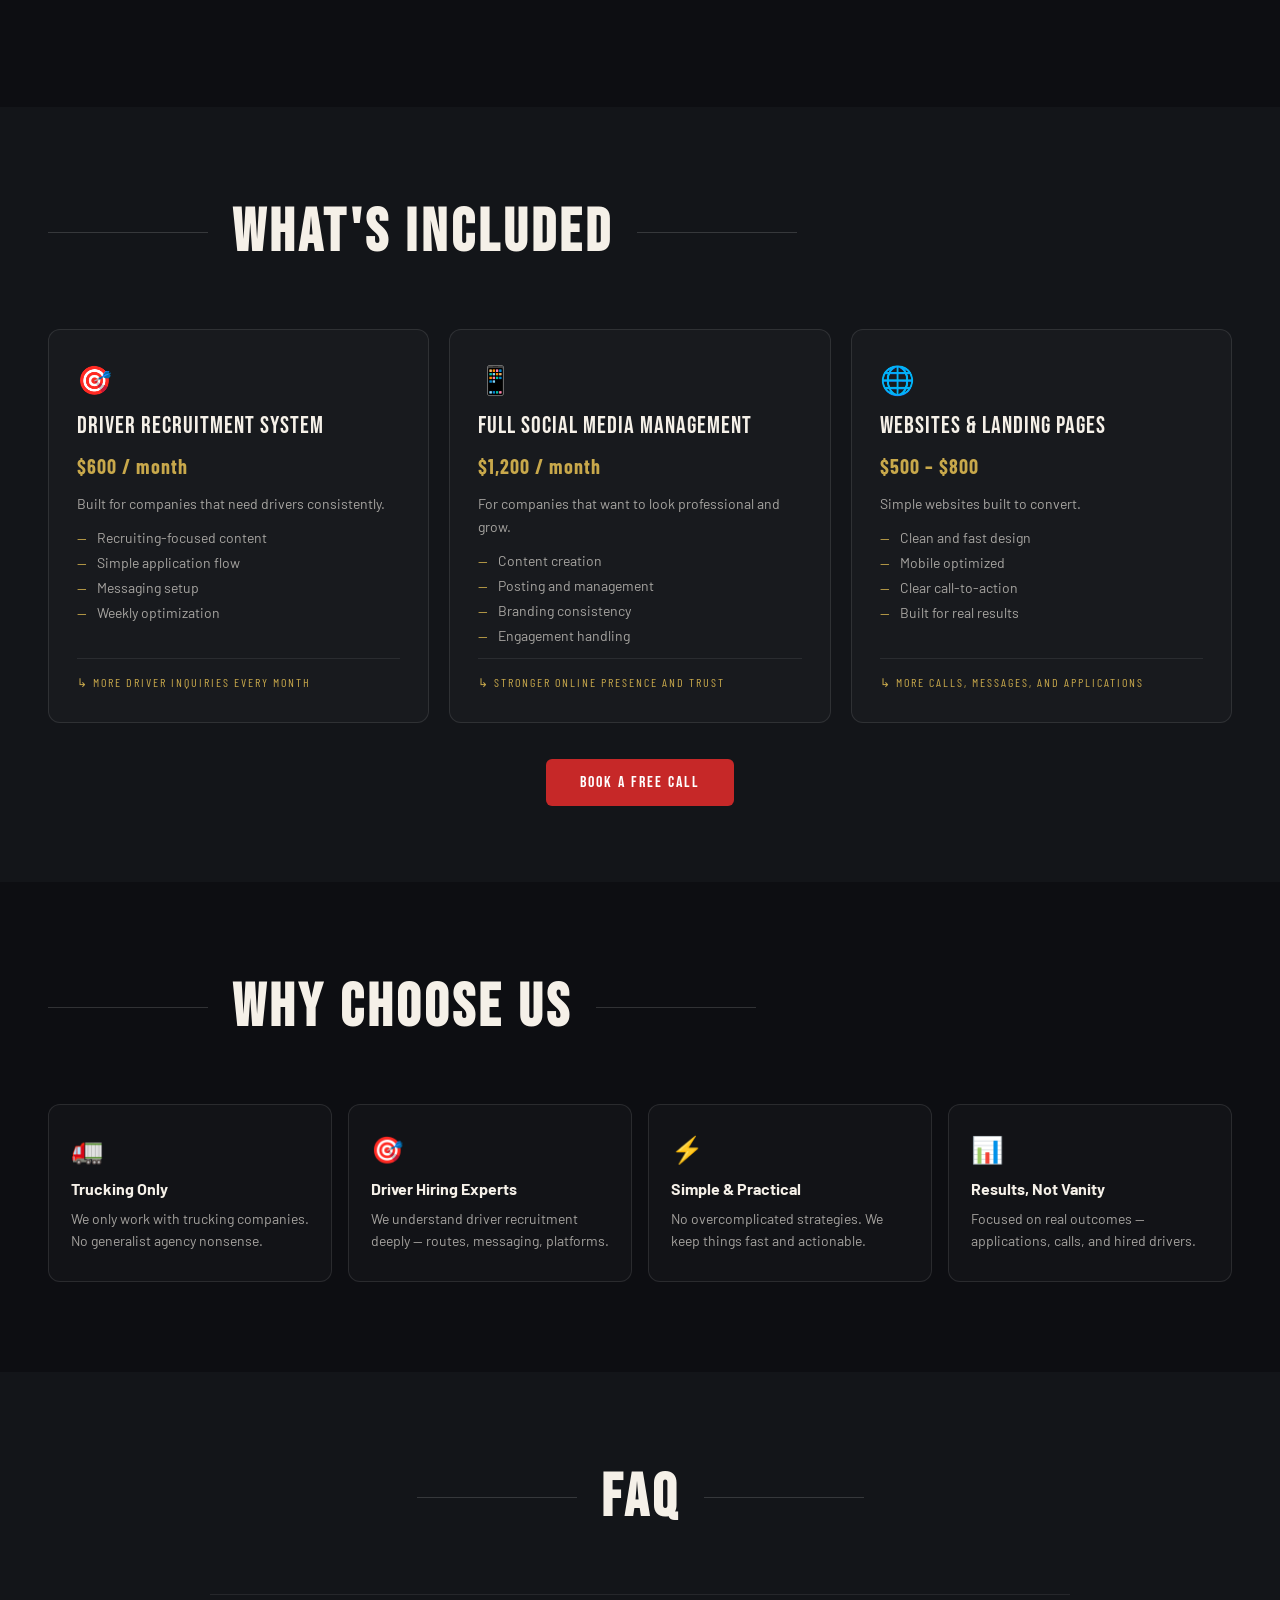
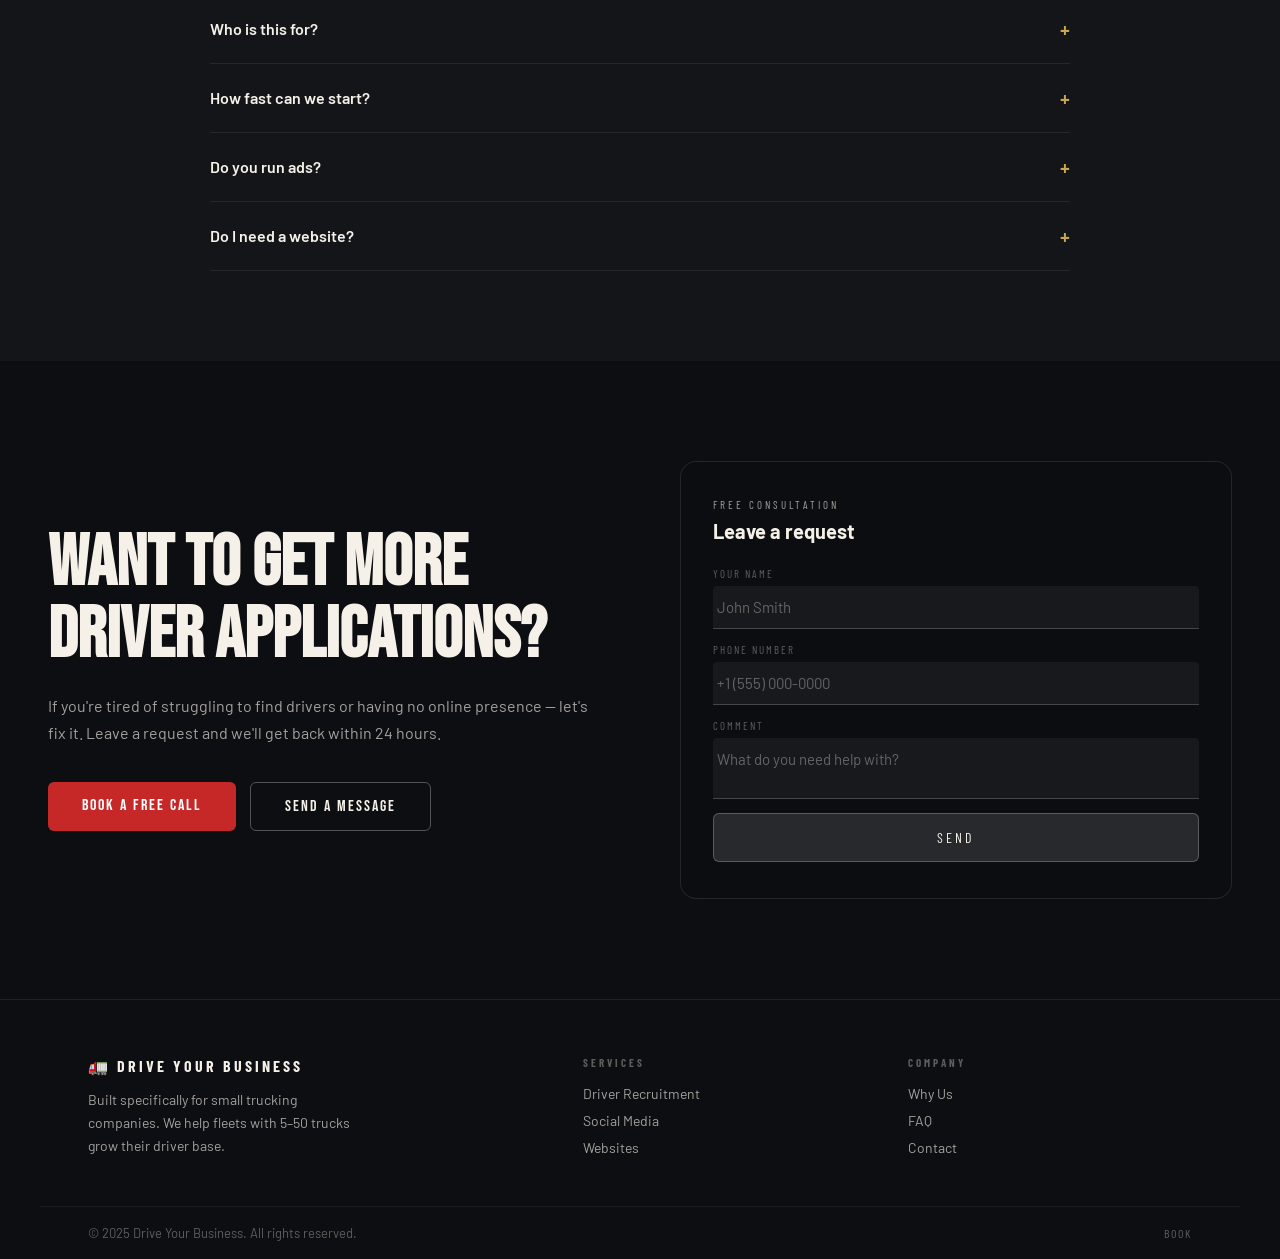
<file: init_level/Finished Projects/Site_on_html/index.html>
<!DOCTYPE html>
<html lang="en">
<head>
  <meta charset="UTF-8" />
  <meta name="viewport" content="width=device-width, initial-scale=1.0" />
  <title>Drive Your Business — More Driver Applications</title>
  <link rel="preconnect" href="https://fonts.googleapis.com" />
  <link rel="preconnect" href="https://fonts.gstatic.com" crossorigin />
  <link href="https://fonts.googleapis.com/css2?family=Bebas+Neue&family=Barlow:wght@300;400;600;700&family=Barlow+Condensed:wght@300;400;600;700&display=swap" rel="stylesheet" />
  <style>
    *, *::before, *::after { box-sizing: border-box; margin: 0; padding: 0; }
    :root {
      --gold: #c8a84b;
      --red: #C62828;
      --red-dark: #a01f1f;
      --dark: #0d0e12;
      --dark2: #131519;
      --text: #f5f0e8;
      --text-dim: rgba(245,240,232,0.65);
      --text-faint: rgba(245,240,232,0.35);
      --border: rgba(255,255,255,0.1);
    }
    html { scroll-behavior: smooth; }
    body { background: var(--dark); color: var(--text); font-family: 'Barlow', sans-serif; overflow-x: hidden; }

    /* ══════════════════════════════════════
       NAVBAR
    ══════════════════════════════════════ */
    nav {
      position: fixed; top: 0; left: 0; right: 0; z-index: 100;
      height: 64px; display: flex; align-items: center; justify-content: space-between;
      padding: 0 48px;
      background: rgba(13,14,18,0.6); backdrop-filter: blur(16px);
    }
    .nav-logo {
      font-family: 'Barlow Condensed', sans-serif; font-weight: 700;
      font-size: 15px; letter-spacing: 3px; text-transform: uppercase;
      color: var(--text); text-decoration: none; display: flex; align-items: center; gap: 10px;
    }
    .nav-logo-icon { font-size: 18px; }
    .nav-links { display: flex; gap: 40px; }
    .nav-links a {
      font-family: 'Barlow Condensed', sans-serif; font-size: 13px;
      letter-spacing: 2px; text-transform: uppercase;
      color: rgba(245,240,232,0.75); text-decoration: none; transition: color 0.2s;
    }
    .nav-links a:hover { color: var(--text); }
    .btn-book {
      font-family: 'Barlow Condensed', sans-serif; font-size: 13px; letter-spacing: 2px;
      text-transform: uppercase; color: var(--text); text-decoration: none;
      padding: 8px 22px; border: 1px solid rgba(245,240,232,0.5); border-radius: 20px;
      transition: background 0.2s, border-color 0.2s;
    }
    .btn-book:hover { background: rgba(245,240,232,0.1); border-color: var(--text); }
    @media (max-width: 768px) { .nav-links { display: none; } nav { padding: 0 24px; } }

    /* ══════════════════════════════════════
       HERO — full bleed photo
    ══════════════════════════════════════ */
    .hero {
      position: relative; height: 100vh; min-height: 600px; overflow: hidden;
    }
    .hero-bg {
      position: absolute; inset: 0;
      background-image: url('https://images.unsplash.com/photo-1601584115197-04ecc0da31d7?w=1800&q=80');
      background-size: cover; background-position: center 40%;
      transform: scale(1.03);
      transition: transform 8s ease;
    }
    .hero:hover .hero-bg { transform: scale(1.0); }
    .hero-overlay {
      position: absolute; inset: 0;
      background: linear-gradient(to bottom,
        rgba(13,14,18,0.25) 0%,
        rgba(13,14,18,0.1) 30%,
        rgba(13,14,18,0.5) 65%,
        rgba(13,14,18,0.92) 100%);
    }
    .hero-content {
      position: absolute; inset: 0; display: flex; flex-direction: column;
      justify-content: flex-end; padding: 0 48px 140px;
    }
    .hero-tag {
      font-family: 'Barlow Condensed', sans-serif; font-size: 12px; letter-spacing: 4px;
      text-transform: uppercase; color: var(--gold); margin-bottom: 16px; opacity: 0.9;
    }
    .hero-title {
      font-family: 'Bebas Neue', sans-serif;
      font-size: clamp(80px, 14vw, 160px);
      line-height: 0.88; letter-spacing: 3px; color: var(--text);
      margin-bottom: 28px;
    }
    .hero-title em { color: var(--gold); font-style: normal; }
    .hero-row { display: flex; align-items: flex-end; justify-content: space-between; gap: 40px; flex-wrap: wrap; }
    .hero-sub {
      font-size: 16px; font-weight: 300; color: var(--text-dim);
      max-width: 420px; line-height: 1.7;
    }
    .hero-btns { display: flex; gap: 14px; align-items: center; flex-shrink: 0; }
    .btn-primary {
      background: var(--red); color: #fff;
      font-family: 'Bebas Neue', sans-serif; font-size: 16px; letter-spacing: 2px;
      padding: 14px 34px; border-radius: 6px; text-decoration: none;
      transition: background 0.2s, transform 0.2s; white-space: nowrap;
    }
    .btn-primary:hover { background: var(--red-dark); transform: translateY(-2px); }
    .btn-ghost {
      color: var(--text); font-family: 'Bebas Neue', sans-serif; font-size: 16px;
      letter-spacing: 2px; padding: 14px 34px; border-radius: 6px;
      border: 1px solid rgba(245,240,232,0.3); text-decoration: none;
      transition: border-color 0.2s, color 0.2s, transform 0.2s; white-space: nowrap;
    }
    .btn-ghost:hover { border-color: var(--gold); color: var(--gold); transform: translateY(-2px); }

    /* Thumbnail strip inside hero */
    .hero-strip {
      position: absolute; bottom: 0; left: 0; right: 0;
      display: flex; gap: 0; overflow-x: auto; scrollbar-width: none;
      border-top: 1px solid rgba(255,255,255,0.08);
    }
    .hero-strip::-webkit-scrollbar { display: none; }
    .thumb {
      flex: 1; min-width: 140px; height: 90px; position: relative;
      overflow: hidden; cursor: pointer;
      border-right: 1px solid rgba(255,255,255,0.08);
    }
    .thumb:last-child { border-right: none; }
    .thumb-bg {
      position: absolute; inset: 0;
      background-size: cover; background-position: center;
      transition: transform 0.4s; filter: brightness(0.55);
    }
    .thumb:hover .thumb-bg { transform: scale(1.08); filter: brightness(0.75); }
    .thumb-info {
      position: absolute; bottom: 0; left: 0; right: 0;
      padding: 8px 12px;
      background: linear-gradient(to top, rgba(0,0,0,0.7), transparent);
    }
    .thumb-label {
      font-family: 'Barlow Condensed', sans-serif; font-size: 11px;
      letter-spacing: 2px; text-transform: uppercase; color: rgba(245,240,232,0.85);
      display: block;
    }

    /* Thumb backgrounds using gradients as photo stand-ins */
    .t1 .thumb-bg { background-image: linear-gradient(135deg, #1a2a1a, #2d4a2d); background-color: #1e3a1e; }
    .t2 .thumb-bg { background-image: linear-gradient(135deg, #1a1a2e, #2d2d4a); background-color: #1e1e3a; }
    .t3 .thumb-bg { background-image: linear-gradient(135deg, #2e1a1a, #4a2d2d); background-color: #3a1e1e; }
    .t4 .thumb-bg { background-image: linear-gradient(135deg, #1a2e2e, #2d4a4a); background-color: #1e3a3a; }
    .t5 .thumb-bg { background-image: linear-gradient(135deg, #2e2a1a, #4a442d); background-color: #3a361e; }

    /* ══════════════════════════════════════
       SECTION TITLE STYLE (like Japan Tours)
    ══════════════════════════════════════ */
    .sec-title-wrap {
      display: flex; align-items: center; gap: 24px;
      margin-bottom: 60px;
    }
    .sec-title-wrap.center { justify-content: center; }
    .sec-line { flex: 1; height: 1px; background: rgba(255,255,255,0.15); max-width: 160px; }
    .sec-title {
      font-family: 'Bebas Neue', sans-serif;
      font-size: clamp(36px, 5vw, 60px);
      letter-spacing: 4px; color: var(--text); white-space: nowrap;
    }

    /* ══════════════════════════════════════
       PROBLEM SECTION
    ══════════════════════════════════════ */
    .problem-section { background: var(--dark); padding: 90px 48px; }
    .problem-inner { max-width: 1200px; margin: 0 auto; }
    .problem-grid { display: grid; grid-template-columns: 1fr 1fr; gap: 80px; align-items: start; }
    @media (max-width: 800px) { .problem-grid { grid-template-columns: 1fr; gap: 40px; } }
    .problem-lead { font-size: 15px; color: var(--text-dim); line-height: 1.75; margin-bottom: 32px; }
    .gold-link { color: var(--gold); }
    .problem-list { list-style: none; display: flex; flex-direction: column; gap: 18px; }
    .problem-list li {
      display: flex; align-items: flex-start; gap: 14px;
      font-size: 15px; color: var(--text-dim); line-height: 1.6;
      padding-bottom: 18px; border-bottom: 1px solid rgba(255,255,255,0.06);
    }
    .problem-list li:last-child { border-bottom: none; }
    .x { color: var(--red); font-size: 16px; flex-shrink: 0; margin-top: 1px; }
    /* Timeline — right side */
    .timeline-col { padding-left: 20px; }
    .tl-item {
      display: flex; align-items: flex-start; gap: 28px;
      margin-bottom: 40px; position: relative;
    }
    .tl-dot-col { display: flex; flex-direction: column; align-items: center; flex-shrink: 0; padding-top: 4px; }
    .tl-dot { width: 10px; height: 10px; border-radius: 50%; background: var(--gold); }
    .tl-line { width: 1px; flex: 1; min-height: 60px; background: rgba(200,168,75,0.25); margin-top: 6px; }
    .tl-step { font-family: 'Barlow Condensed', sans-serif; font-size: 11px; letter-spacing: 2px; text-transform: uppercase; color: var(--text-faint); margin-bottom: 6px; }
    .tl-name { font-family: 'Barlow', sans-serif; font-weight: 600; font-size: 17px; color: var(--text); }
    .tl-desc { font-size: 14px; color: var(--text-dim); line-height: 1.6; margin-top: 6px; }
    .tl-img {
      width: 110px; height: 75px; border-radius: 8px; flex-shrink: 0;
      overflow: hidden; border: 1px solid rgba(255,255,255,0.1);
    }
    .tl-img div { width: 100%; height: 100%; background-size: cover; background-position: center; }
    .img-highway { background: linear-gradient(135deg, #1a2840, #2d4060); }
    .img-social { background: linear-gradient(135deg, #1a1a3a, #2a2a5a); }
    .img-website { background: linear-gradient(135deg, #2a1a1a, #4a2a2a); }
    .img-result { background: linear-gradient(135deg, #1a2a1a, #2a4a2a); }

    /* ══════════════════════════════════════
       SERVICES — dark section, 3 columns
    ══════════════════════════════════════ */
    .services-section { background: var(--dark2); padding: 90px 48px; }
    .services-inner { max-width: 1200px; margin: 0 auto; }
    .services-grid { display: grid; grid-template-columns: repeat(3, 1fr); gap: 20px; }
    @media (max-width: 900px) { .services-grid { grid-template-columns: 1fr; } }
    .scard {
      border: 1px solid var(--border); border-radius: 12px;
      background: rgba(255,255,255,0.025); padding: 32px 28px;
      display: flex; flex-direction: column; gap: 14px;
      transition: border-color 0.25s, transform 0.25s; cursor: default;
      position: relative; overflow: hidden;
    }
    .scard::after {
      content: ''; position: absolute; top: 0; left: 0; right: 0; height: 2px;
      background: linear-gradient(90deg, var(--gold), rgba(200,168,75,0.2));
      opacity: 0; transition: opacity 0.25s;
    }
    .scard:hover { border-color: rgba(200,168,75,0.35); transform: translateY(-4px); }
    .scard:hover::after { opacity: 1; }
    .scard-icon { font-size: 28px; }
    .scard-title { font-family: 'Bebas Neue', sans-serif; font-size: 24px; letter-spacing: 1px; }
    .scard-price { font-family: 'Barlow Condensed', sans-serif; font-size: 20px; font-weight: 700; color: var(--gold); letter-spacing: 1px; }
    .scard-desc { font-size: 14px; color: var(--text-dim); line-height: 1.65; }
    .scard-list { list-style: none; display: flex; flex-direction: column; gap: 8px; }
    .scard-list li { font-size: 14px; color: var(--text-dim); display: flex; gap: 10px; align-items: flex-start; }
    .scard-list li::before { content: '—'; color: var(--gold); flex-shrink: 0; }
    .scard-result {
      margin-top: auto; padding-top: 16px; border-top: 1px solid rgba(255,255,255,0.08);
      font-family: 'Barlow Condensed', sans-serif; font-size: 12px;
      letter-spacing: 2px; text-transform: uppercase; color: var(--gold);
    }
    .services-cta { text-align: center; margin-top: 48px; }

    /* ══════════════════════════════════════
       WHY US — 4 cards horizontal (like "What's included")
    ══════════════════════════════════════ */
    .whyus-section { background: var(--dark); padding: 90px 48px; }
    .whyus-inner { max-width: 1200px; margin: 0 auto; }
    .whyus-grid { display: grid; grid-template-columns: repeat(4, 1fr); gap: 16px; }
    @media (max-width: 900px) { .whyus-grid { grid-template-columns: repeat(2,1fr); } }
    @media (max-width: 500px) { .whyus-grid { grid-template-columns: 1fr; } }
    .wcard {
      border: 1px solid var(--border); border-radius: 12px;
      padding: 28px 22px; background: rgba(255,255,255,0.025);
      transition: border-color 0.2s;
    }
    .wcard:hover { border-color: rgba(200,168,75,0.3); }
    .wcard-icon { font-size: 26px; margin-bottom: 14px; }
    .wcard-title { font-family: 'Barlow', sans-serif; font-weight: 700; font-size: 16px; margin-bottom: 10px; }
    .wcard-text { font-size: 14px; color: var(--text-dim); line-height: 1.6; }

    /* ══════════════════════════════════════
       CTA / FORM — full bleed photo (like Japan Tours footer)
    ══════════════════════════════════════ */
    .cta-section {
      position: relative; padding: 100px 48px; overflow: hidden; min-height: 520px;
    }
    .cta-bg {
      position: absolute; inset: 0;
      background-image: url('https://images.unsplash.com/photo-1519003300449-424ad0405076?w=1600&q=80');
      background-size: cover; background-position: center;
      filter: brightness(0.35);
    }
    .cta-overlay { position: absolute; inset: 0; background: linear-gradient(90deg, rgba(13,14,18,0.88) 40%, rgba(13,14,18,0.3) 100%); }
    .cta-inner { position: relative; z-index: 2; max-width: 1200px; margin: 0 auto; display: grid; grid-template-columns: 1fr 1fr; gap: 80px; align-items: center; }
    @media (max-width: 800px) { .cta-inner { grid-template-columns: 1fr; } .cta-section { padding: 60px 24px; } }
    .cta-left h2 { font-family: 'Bebas Neue', sans-serif; font-size: clamp(42px, 6vw, 72px); line-height: 1; margin-bottom: 20px; }
    .cta-left p { font-size: 16px; color: var(--text-dim); line-height: 1.7; margin-bottom: 36px; }
    .cta-btns { display: flex; gap: 14px; flex-wrap: wrap; }

    /* Form card */
    .form-card {
      background: rgba(13,14,18,0.75); backdrop-filter: blur(12px);
      border: 1px solid rgba(255,255,255,0.1); border-radius: 16px; padding: 36px 32px;
    }
    .form-tag { font-family: 'Barlow Condensed', sans-serif; font-size: 11px; letter-spacing: 3px; text-transform: uppercase; color: var(--text-dim); margin-bottom: 8px; }
    .form-heading { font-family: 'Barlow', sans-serif; font-weight: 700; font-size: 20px; margin-bottom: 24px; }
    .form-group { display: flex; flex-direction: column; gap: 6px; margin-bottom: 14px; }
    .form-group label { font-family: 'Barlow Condensed', sans-serif; font-size: 11px; letter-spacing: 2px; text-transform: uppercase; color: var(--text-faint); }
    .form-group input, .form-group textarea {
      background: rgba(255,255,255,0.05); border: none; border-bottom: 1px solid rgba(255,255,255,0.2);
      border-radius: 4px 4px 0 0; padding: 12px 4px; color: var(--text);
      font-family: 'Barlow', sans-serif; font-size: 15px; outline: none;
      transition: border-color 0.2s; resize: none;
    }
    .form-group input::placeholder, .form-group textarea::placeholder { color: var(--text-faint); }
    .form-group input:focus, .form-group textarea:focus { border-bottom-color: var(--gold); }
    .btn-send {
      width: 100%; padding: 15px; background: rgba(245,240,232,0.12);
      border: 1px solid rgba(245,240,232,0.25);
      color: var(--text); font-family: 'Barlow Condensed', sans-serif;
      font-size: 14px; letter-spacing: 3px; text-transform: uppercase;
      border-radius: 6px; cursor: pointer; margin-top: 8px;
      transition: background 0.2s; text-align: center; text-decoration: none; display: block;
    }
    .btn-send:hover { background: rgba(245,240,232,0.2); }

    /* ══════════════════════════════════════
       FAQ
    ══════════════════════════════════════ */
    .faq-section { background: var(--dark2); padding: 90px 48px; }
    .faq-inner { max-width: 860px; margin: 0 auto; }
    .faq-item { border-top: 1px solid rgba(255,255,255,0.08); }
    .faq-item:last-child { border-bottom: 1px solid rgba(255,255,255,0.08); }
    .faq-q {
      display: flex; justify-content: space-between; align-items: center;
      padding: 22px 0; cursor: pointer; font-size: 16px; font-weight: 600;
      color: var(--text); transition: color 0.2s;
    }
    .faq-q:hover { color: var(--gold); }
    .faq-plus { font-size: 20px; color: var(--gold); transition: transform 0.25s; flex-shrink: 0; }
    .faq-item.open .faq-plus { transform: rotate(45deg); }
    .faq-a { max-height: 0; overflow: hidden; transition: max-height 0.35s ease; font-size: 15px; color: var(--text-dim); line-height: 1.7; }
    .faq-item.open .faq-a { max-height: 200px; padding-bottom: 22px; }

    /* ══════════════════════════════════════
       FOOTER
    ══════════════════════════════════════ */
    footer { background: var(--dark); border-top: 1px solid rgba(255,255,255,0.08); }
    .footer-top { max-width: 1200px; margin: 0 auto; padding: 56px 48px 40px; display: grid; grid-template-columns: 1.6fr 1fr 1fr; gap: 40px; }
    @media (max-width: 768px) { .footer-top { grid-template-columns: 1fr; padding: 40px 24px; } }
    .footer-logo { font-family: 'Barlow Condensed', sans-serif; font-weight: 700; font-size: 16px; letter-spacing: 3px; text-transform: uppercase; color: var(--text); margin-bottom: 12px; }
    .footer-desc { font-size: 14px; color: var(--text-dim); line-height: 1.65; max-width: 280px; }
    .footer-col h4 { font-family: 'Barlow Condensed', sans-serif; font-size: 11px; letter-spacing: 3px; text-transform: uppercase; color: var(--text-faint); margin-bottom: 16px; }
    .footer-col a { display: block; font-size: 14px; color: var(--text-dim); text-decoration: none; margin-bottom: 10px; transition: color 0.2s; }
    .footer-col a:hover { color: var(--text); }
    .footer-bar { border-top: 1px solid rgba(255,255,255,0.06); padding: 18px 48px; max-width: 1200px; margin: 0 auto; display: flex; justify-content: space-between; align-items: center; flex-wrap: wrap; gap: 10px; }
    .footer-bar p { font-size: 13px; color: var(--text-faint); }
    .footer-bar nav-links-f { display: flex; gap: 28px; }
    .footer-bar a { font-family: 'Barlow Condensed', sans-serif; font-size: 12px; letter-spacing: 2px; text-transform: uppercase; color: var(--text-faint); text-decoration: none; }
  </style>
</head>
<body>

<!-- NAVBAR -->
<nav>
  <a class="nav-logo" href="index.html"><span class="nav-logo-icon">🚛</span> Drive Your Business</a>
  <div class="nav-links">
    <a href="#services">Services</a>
    <a href="#whyus">Included</a>
    <a href="#cta">Contact</a>
  </div>
  <a class="btn-book" href="form.html">Book</a>
</nav>

<!-- HERO -->
<section class="hero">
  <div class="hero-bg"></div>
  <div class="hero-overlay"></div>
  <div class="hero-content">
    <p class="hero-tag">Marketing for Small Trucking Companies · USA</p>
    <h1 class="hero-title">MORE<br/><em>DRIVER</em><br/>APPLICATIONS</h1>
    <div class="hero-row">
      <p class="hero-sub">We help fleets with 5–50 trucks attract drivers, improve their online presence, and turn attention into real inquiries.</p>
      <div class="hero-btns">
        <a class="btn-primary" href="form.html">Book a Free Call</a>
        <a class="btn-ghost" href="form.html">Get a Free Audit</a>
      </div>
    </div>
  </div>
  <div class="hero-strip">
    <div class="thumb t1">
      <div class="thumb-bg" style="background-image:url('https://images.unsplash.com/photo-1558618666-fcd25c85cd64?w=300&q=70')"></div>
      <div class="thumb-info"><span class="thumb-label">5–50 Trucks</span></div>
    </div>
    <div class="thumb t2">
      <div class="thumb-bg" style="background-image:url('https://images.unsplash.com/photo-1611162617474-5b21e879e113?w=300&q=70')"></div>
      <div class="thumb-info"><span class="thumb-label">Social Media</span></div>
    </div>
    <div class="thumb t3">
      <div class="thumb-bg" style="background-image:url('https://images.unsplash.com/photo-1467232004584-a241de8bcf5d?w=300&q=70')"></div>
      <div class="thumb-info"><span class="thumb-label">Landing Pages</span></div>
    </div>
    <div class="thumb t4">
      <div class="thumb-bg" style="background-image:url('https://images.unsplash.com/photo-1486312338219-ce68d2c6f44d?w=300&q=70')"></div>
      <div class="thumb-info"><span class="thumb-label">Driver Leads</span></div>
    </div>
    <div class="thumb t5">
      <div class="thumb-bg" style="background-image:url('https://images.unsplash.com/photo-1504711434969-e33886168f5c?w=300&q=70')"></div>
      <div class="thumb-info"><span class="thumb-label">Fast Start</span></div>
    </div>
  </div>
</section>

<!-- PROBLEM -->
<section class="problem-section">
  <div class="problem-inner">
    <div class="sec-title-wrap">
      <div class="sec-line"></div>
      <h2 class="sec-title">THE PROBLEM</h2>
      <div class="sec-line"></div>
    </div>
    <div class="problem-grid">
      <div>
        <p class="problem-lead">If you're running a small trucking company, you've probably experienced this. Most fleets don't need more effort — they need a <span class="gold-link">better system.</span></p>
        <ul class="problem-list">
          <li><span class="x">✕</span> You're not getting enough driver applications</li>
          <li><span class="x">✕</span> Your social media looks inactive or unprofessional</li>
          <li><span class="x">✕</span> Your company doesn't build trust online</li>
          <li><span class="x">✕</span> You don't have a clear system to attract and convert drivers</li>
        </ul>
      </div>
      <div class="timeline-col">
        <div class="tl-item">
          <div class="tl-dot-col"><div class="tl-dot"></div><div class="tl-line"></div></div>
          <div>
            <div class="tl-step">Step 01</div>
            <div class="tl-name">We Understand You</div>
            <div class="tl-desc">We learn what you haul, who you need, and what's not working.</div>
          </div>
          <div class="tl-img"><div class="img-highway"></div></div>
        </div>
        <div class="tl-item">
          <div class="tl-dot-col"><div class="tl-dot"></div><div class="tl-line"></div></div>
          <div>
            <div class="tl-step">Step 02</div>
            <div class="tl-name">We Build Your System</div>
            <div class="tl-desc">A simple setup focused on attracting drivers and building trust.</div>
          </div>
          <div class="tl-img"><div class="img-social"></div></div>
        </div>
        <div class="tl-item">
          <div class="tl-dot-col"><div class="tl-dot"></div><div class="tl-line"></div></div>
          <div>
            <div class="tl-step">Step 03</div>
            <div class="tl-name">We Launch &amp; Optimize</div>
            <div class="tl-desc">We publish, monitor, and improve what brings results.</div>
          </div>
          <div class="tl-img"><div class="img-website"></div></div>
        </div>
        <div class="tl-item">
          <div class="tl-dot-col"><div class="tl-dot"></div></div>
          <div>
            <div class="tl-step">Step 04</div>
            <div class="tl-name">You Get Results</div>
            <div class="tl-desc">More driver inquiries. Stronger online presence.</div>
          </div>
          <div class="tl-img"><div class="img-result"></div></div>
        </div>
      </div>
    </div>
  </div>
</section>

<!-- SERVICES -->
<section class="services-section" id="services">
  <div class="services-inner">
    <div class="sec-title-wrap">
      <div class="sec-line"></div>
      <h2 class="sec-title">WHAT'S INCLUDED</h2>
      <div class="sec-line"></div>
    </div>
    <div class="services-grid">
      <div class="scard">
        <div class="scard-icon">🎯</div>
        <div class="scard-title">Driver Recruitment System</div>
        <div class="scard-price">$600 / month</div>
        <p class="scard-desc">Built for companies that need drivers consistently.</p>
        <ul class="scard-list">
          <li>Recruiting-focused content</li>
          <li>Simple application flow</li>
          <li>Messaging setup</li>
          <li>Weekly optimization</li>
        </ul>
        <div class="scard-result">↳ More driver inquiries every month</div>
      </div>
      <div class="scard">
        <div class="scard-icon">📱</div>
        <div class="scard-title">Full Social Media Management</div>
        <div class="scard-price">$1,200 / month</div>
        <p class="scard-desc">For companies that want to look professional and grow.</p>
        <ul class="scard-list">
          <li>Content creation</li>
          <li>Posting and management</li>
          <li>Branding consistency</li>
          <li>Engagement handling</li>
        </ul>
        <div class="scard-result">↳ Stronger online presence and trust</div>
      </div>
      <div class="scard">
        <div class="scard-icon">🌐</div>
        <div class="scard-title">Websites &amp; Landing Pages</div>
        <div class="scard-price">$500 – $800</div>
        <p class="scard-desc">Simple websites built to convert.</p>
        <ul class="scard-list">
          <li>Clean and fast design</li>
          <li>Mobile optimized</li>
          <li>Clear call-to-action</li>
          <li>Built for real results</li>
        </ul>
        <div class="scard-result">↳ More calls, messages, and applications</div>
      </div>
    </div>
    <div class="services-cta">
      <a class="btn-primary" href="form.html">Book a Free Call</a>
    </div>
  </div>
</section>

<!-- WHY US -->
<section class="whyus-section" id="whyus">
  <div class="whyus-inner">
    <div class="sec-title-wrap">
      <div class="sec-line"></div>
      <h2 class="sec-title">WHY CHOOSE US</h2>
      <div class="sec-line"></div>
    </div>
    <div class="whyus-grid">
      <div class="wcard">
        <div class="wcard-icon">🚛</div>
        <div class="wcard-title">Trucking Only</div>
        <p class="wcard-text">We only work with trucking companies. No generalist agency nonsense.</p>
      </div>
      <div class="wcard">
        <div class="wcard-icon">🎯</div>
        <div class="wcard-title">Driver Hiring Experts</div>
        <p class="wcard-text">We understand driver recruitment deeply — routes, messaging, platforms.</p>
      </div>
      <div class="wcard">
        <div class="wcard-icon">⚡</div>
        <div class="wcard-title">Simple &amp; Practical</div>
        <p class="wcard-text">No overcomplicated strategies. We keep things fast and actionable.</p>
      </div>
      <div class="wcard">
        <div class="wcard-icon">📊</div>
        <div class="wcard-title">Results, Not Vanity</div>
        <p class="wcard-text">Focused on real outcomes — applications, calls, and hired drivers.</p>
      </div>
    </div>
  </div>
</section>

<!-- FAQ -->
<section class="faq-section" id="faq">
  <div class="faq-inner">
    <div class="sec-title-wrap center">
      <div class="sec-line"></div>
      <h2 class="sec-title">FAQ</h2>
      <div class="sec-line"></div>
    </div>
    <div>
      <div class="faq-item">
        <div class="faq-q" onclick="this.parentElement.classList.toggle('open')">
          Who is this for? <span class="faq-plus">+</span>
        </div>
        <div class="faq-a">Small trucking companies in the USA, typically with 5–50 trucks. If you're struggling to find drivers or your online presence is weak, we're the right fit.</div>
      </div>
      <div class="faq-item">
        <div class="faq-q" onclick="this.parentElement.classList.toggle('open')">
          How fast can we start? <span class="faq-plus">+</span>
        </div>
        <div class="faq-a">Usually within a few days after the initial call. We move quickly and keep things simple from day one.</div>
      </div>
      <div class="faq-item">
        <div class="faq-q" onclick="this.parentElement.classList.toggle('open')">
          Do you run ads? <span class="faq-plus">+</span>
        </div>
        <div class="faq-a">Yes, if needed for driver recruitment. We assess your situation and recommend the right approach — paid ads included when they make sense.</div>
      </div>
      <div class="faq-item">
        <div class="faq-q" onclick="this.parentElement.classList.toggle('open')">
          Do I need a website? <span class="faq-plus">+</span>
        </div>
        <div class="faq-a">Not required, but it helps improve results significantly. We can build one for you as part of our Websites & Landing Pages service.</div>
      </div>
    </div>
  </div>
</section>

<!-- CTA + FORM -->
<section class="cta-section" id="cta">
  <div class="cta-bg"></div>
  <div class="cta-overlay"></div>
  <div class="cta-inner">
    <div class="cta-left">
      <h2>Want to get more<br/>driver applications?</h2>
      <p>If you're tired of struggling to find drivers or having no online presence — let's fix it. Leave a request and we'll get back within 24 hours.</p>
      <div class="cta-btns">
        <a class="btn-primary" href="form.html">Book a Free Call</a>
        <a class="btn-ghost" href="form.html">Send a Message</a>
      </div>
    </div>
    <div class="form-card">
      <div class="form-tag">Free Consultation</div>
      <div class="form-heading">Leave a request</div>
      <div class="form-group"><label>Your name</label><input type="text" placeholder="John Smith" /></div>
      <div class="form-group"><label>Phone number</label><input type="tel" placeholder="+1 (555) 000-0000" /></div>
      <div class="form-group"><label>Comment</label><textarea rows="2" placeholder="What do you need help with?"></textarea></div>
      <a class="btn-send" href="form.html">Send</a>
    </div>
  </div>
</section>

<!-- FOOTER -->
<footer>
  <div class="footer-top">
    <div>
      <div class="footer-logo">🚛 Drive Your Business</div>
      <p class="footer-desc">Built specifically for small trucking companies. We help fleets with 5–50 trucks grow their driver base.</p>
    </div>
    <div class="footer-col">
      <h4>Services</h4>
      <a href="form.html">Driver Recruitment</a>
      <a href="form.html">Social Media</a>
      <a href="form.html">Websites</a>
    </div>
    <div class="footer-col">
      <h4>Company</h4>
      <a href="#whyus">Why Us</a>
      <a href="#faq">FAQ</a>
      <a href="form.html">Contact</a>
    </div>
  </div>
  <div class="footer-bar">
    <p>© 2025 Drive Your Business. All rights reserved.</p>
    <a href="form.html">Book</a>
  </div>
</footer>

</body>
</html>
</file>
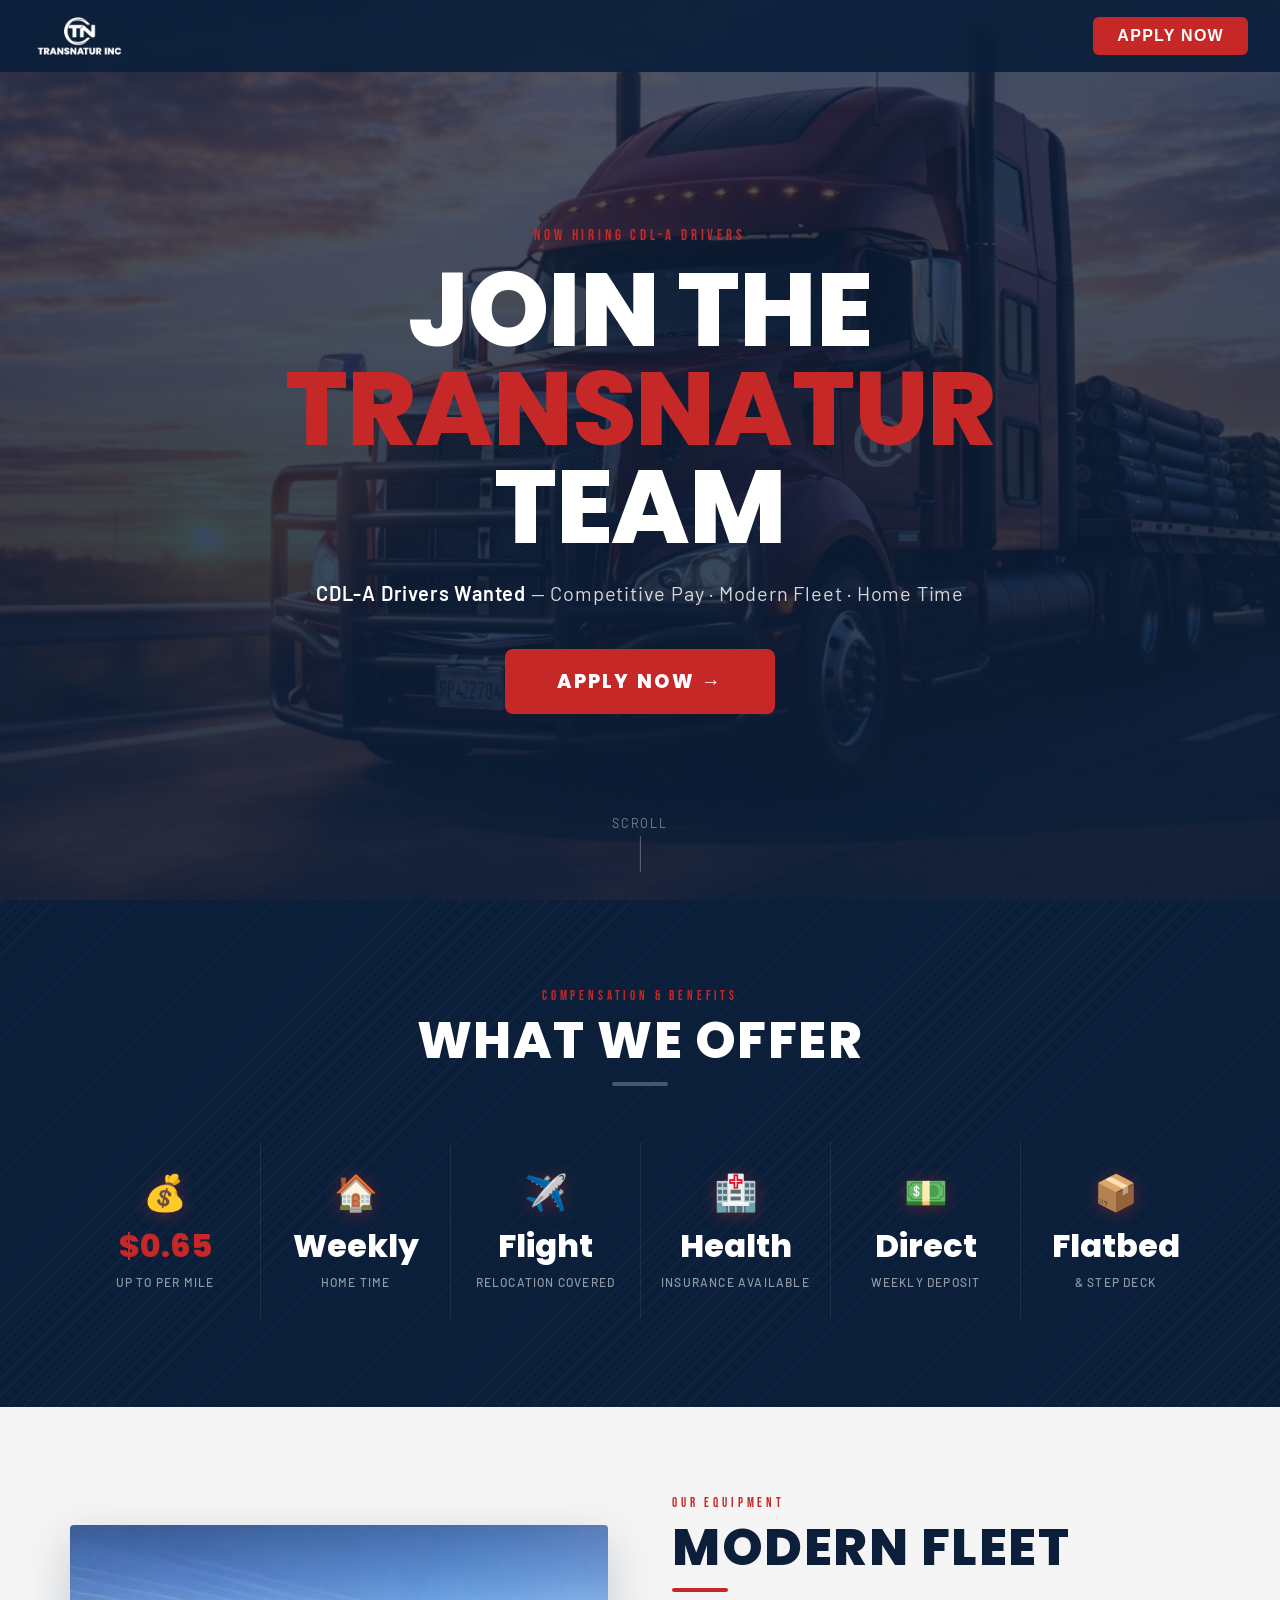
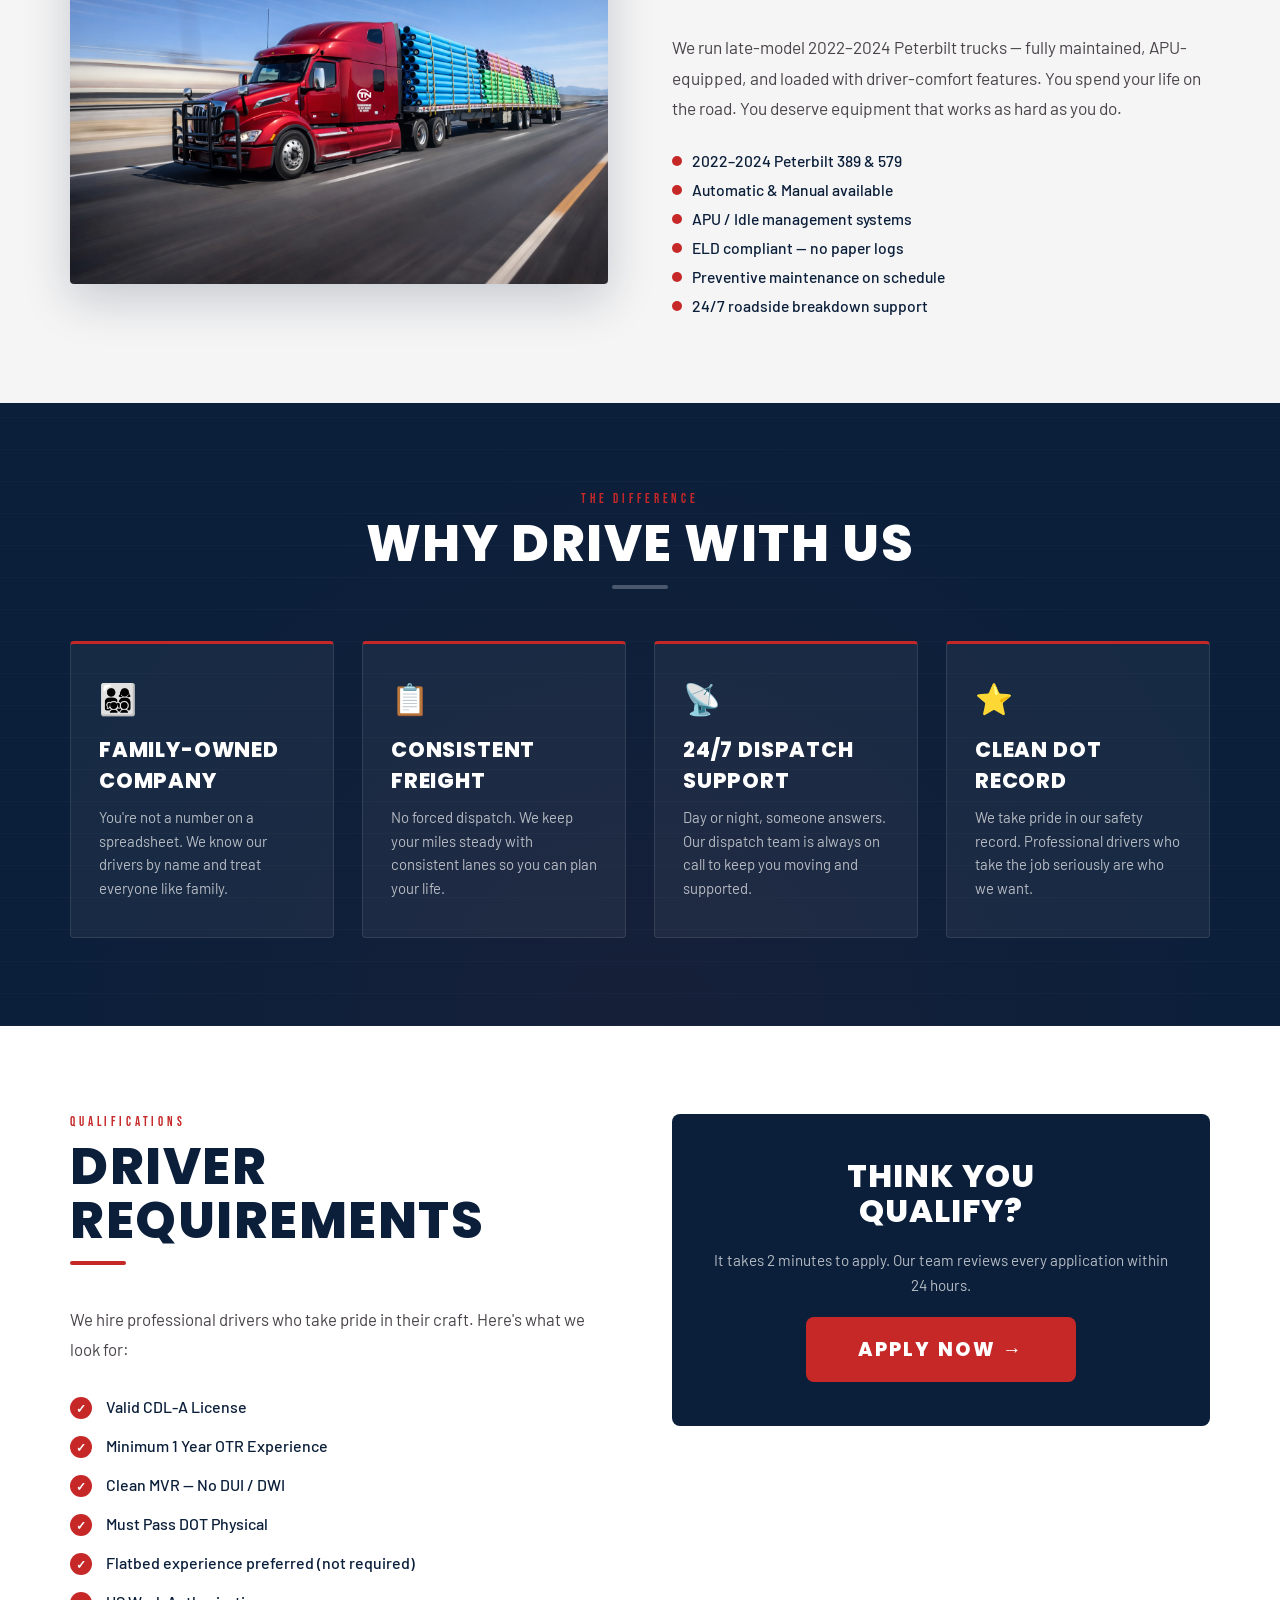
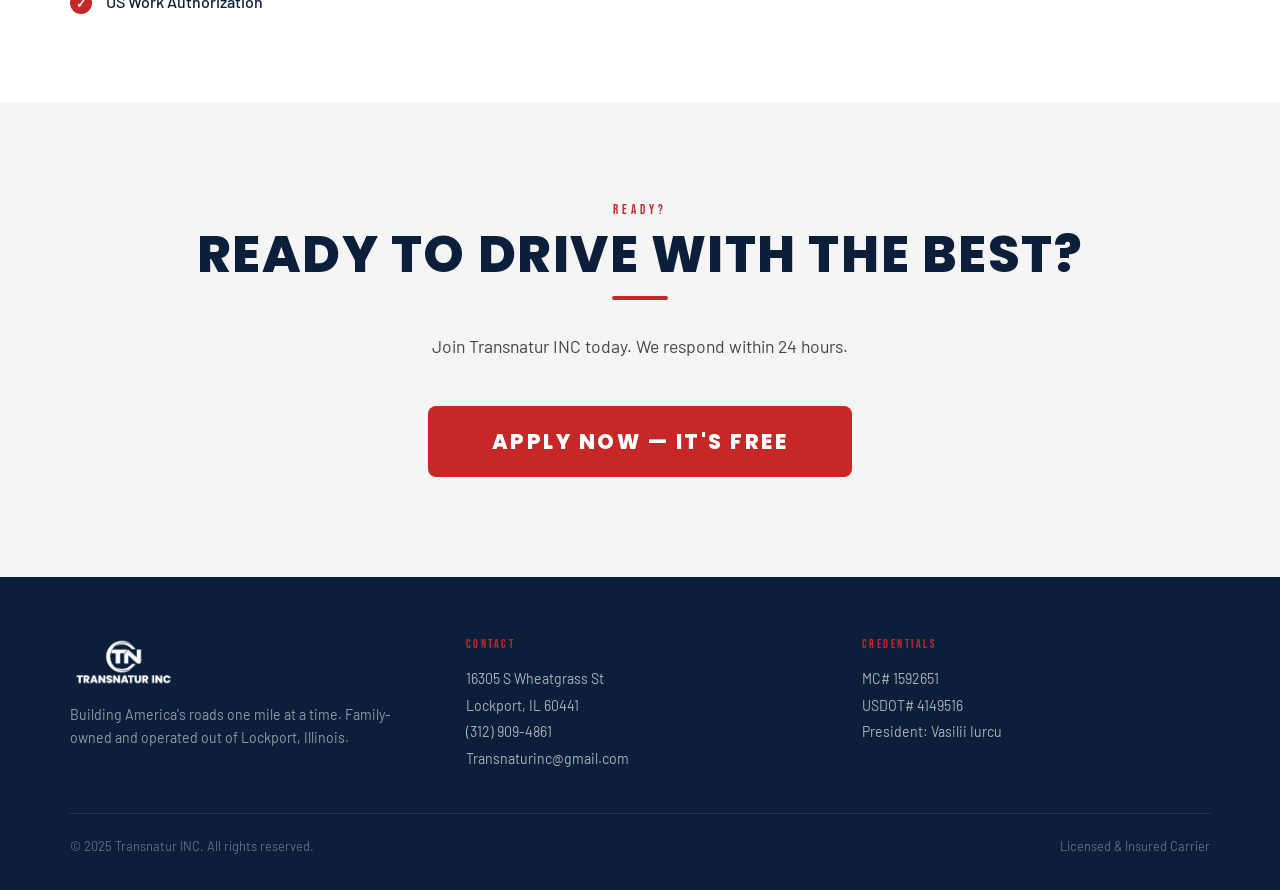
<file: init_level/Finished Projects/Transnatur_on_html_3/index.html>
<!DOCTYPE html>
<html lang="en">
<head>
  <meta charset="UTF-8" />
  <meta name="viewport" content="width=device-width, initial-scale=1.0" />
  <title>Drive With Transnatur INC — CDL-A Driver Jobs</title>
  <meta name="description" content="Drive with Transnatur INC. CDL-A drivers wanted. Competitive pay, modern fleet, home time. Apply now!">
  <meta name="keywords" content="CDL-A driver jobs, truck driver hiring, Transnatur INC, flatbed driver, Illinois trucking">
  <meta property="og:title" content="Drive With Transnatur INC — Apply Now">
  <meta property="og:description" content="Join our team. Competitive pay, modern Peterbilt fleet, great home time.">

  <!-- Google Analytics placeholder -->
  <script async src="https://www.googletagmanager.com/gtag/js?id=GA_MEASUREMENT_ID"></script>
  <script>
    window.dataLayer = window.dataLayer || [];
    function gtag(){dataLayer.push(arguments);}
    gtag('js', new Date());
    gtag('config', 'GA_MEASUREMENT_ID');
  </script>

  <!-- Google Fonts -->
  <link rel="preconnect" href="https://fonts.googleapis.com">
  <link rel="preconnect" href="https://fonts.gstatic.com" crossorigin>
  <link href="https://fonts.googleapis.com/css2?family=Poppins:wght@800&family=Bebas+Neue&family=Barlow:wght@400;500;600&display=swap" rel="stylesheet">

  <style>
    :root {
      --navy:      #0B1F3A;
      --red:       #C62828;
      --gray:      #4A444A;
      --white:     #FFFFFF;
      --light:     #F5F5F5;
      --red-hover: #A31515;
    }

    *, *::before, *::after { box-sizing: border-box; margin: 0; padding: 0; }

    html { scroll-behavior: smooth; }

    body {
      font-family: 'Barlow', sans-serif;
      color: var(--gray);
      background: var(--white);
      overflow-x: hidden;
    }

    /* ── NAVBAR ── */
    .navbar {
      position: fixed;
      top: 0; left: 0; right: 0;
      z-index: 1000;
      display: flex;
      align-items: center;
      justify-content: space-between;
      padding: 14px 32px;
      background: rgba(11, 31, 58, 0.92);
      backdrop-filter: blur(6px);
      transition: background 0.3s, padding 0.3s;
    }
    .navbar.scrolled {
      background: var(--navy);
      padding: 10px 32px;
      box-shadow: 0 2px 20px rgba(0,0,0,0.4);
    }
    .navbar-logo img {
      height: 44px;
      display: block;
    }
    .navbar-cta {
      background: var(--red);
      color: var(--white);
      font-family: 'Barlow Condensed', sans-serif;
      font-weight: 700;
      font-size: 1rem;
      letter-spacing: 0.08em;
      text-decoration: none;
      padding: 10px 24px;
      border-radius: 6px;
      text-transform: uppercase;
      transition: background 0.2s, transform 0.15s;
    }
    .navbar-cta:hover { background: var(--red-hover); transform: translateY(-1px); }

    /* ── HERO ── */
    .hero {
      position: relative;
      min-height: 100vh;
      display: flex;
      align-items: center;
      justify-content: center;
      background-image:
        linear-gradient(rgba(11,31,58,0.7), rgba(11,31,58,0.88)),
        url('assets/hero-bg.png');
      background-size: cover;
      background-position: center;
      background-attachment: fixed;
      text-align: center;
      padding: 120px 24px 80px;
    }
    .hero-content { max-width: 820px; }
    .hero-eyebrow {
      font-family: 'Bebas Neue', sans-serif;
      font-size: 0.95rem;
      font-weight: 400;
      letter-spacing: 0.25em;
      text-transform: uppercase;
      color: var(--red);
      margin-bottom: 16px;
    }
    .hero h1 {
      font-family: 'Poppins', sans-serif;
      font-size: clamp(3rem, 9vw, 6.5rem);
      font-weight: 800;
      line-height: 0.95;
      text-transform: uppercase;
      color: var(--white);
      letter-spacing: -0.01em;
      margin-bottom: 24px;
    }
    .hero h1 span { color: var(--red); }
    .hero-sub {
      font-size: clamp(1rem, 2.5vw, 1.25rem);
      color: rgba(255,255,255,0.82);
      font-weight: 400;
      letter-spacing: 0.04em;
      margin-bottom: 44px;
    }
    .hero-sub strong { color: var(--white); font-weight: 600; }
    .btn-primary {
      display: inline-block;
      background: var(--red);
      color: var(--white);
      font-family: 'Poppins', sans-serif;
      font-weight: 800;
      font-size: 1.2rem;
      letter-spacing: 0.12em;
      text-decoration: none;
      text-transform: uppercase;
      padding: 18px 52px;
      border-radius: 8px;
      border: none;
      cursor: pointer;
      animation: pulse 2.4s ease-in-out infinite;
      transition: background 0.2s, transform 0.15s, box-shadow 0.2s;
    }
    .btn-primary:hover {
      background: var(--red-hover);
      transform: translateY(-2px);
      box-shadow: 0 8px 30px rgba(198,40,40,0.45);
      animation: none;
    }
    @keyframes pulse {
      0%, 100% { box-shadow: 0 0 0 0 rgba(198,40,40,0.6); }
      50%       { box-shadow: 0 0 0 14px rgba(198,40,40,0); }
    }
    .hero-scroll-hint {
      position: absolute;
      bottom: 28px;
      left: 50%;
      transform: translateX(-50%);
      color: rgba(255,255,255,0.45);
      font-size: 0.78rem;
      letter-spacing: 0.15em;
      text-transform: uppercase;
      display: flex;
      flex-direction: column;
      align-items: center;
      gap: 6px;
    }
    .hero-scroll-hint::after {
      content: '';
      width: 1px;
      height: 36px;
      background: rgba(255,255,255,0.3);
    }

    /* ── SECTION SHARED ── */
    section { padding: 88px 24px; }
    .section-label {
      font-family: 'Bebas Neue', sans-serif;
      font-size: 0.8rem;
      font-weight: 400;
      letter-spacing: 0.3em;
      text-transform: uppercase;
      color: var(--red);
      margin-bottom: 10px;
      display: block;
    }
    .section-title {
      font-family: 'Poppins', sans-serif;
      font-size: clamp(2rem, 5vw, 3.2rem);
      font-weight: 800;
      text-transform: uppercase;
      letter-spacing: 0.03em;
      line-height: 1.05;
      margin-bottom: 14px;
    }
    .section-divider {
      width: 56px;
      height: 4px;
      background: var(--red);
      border-radius: 2px;
      margin-bottom: 40px;
    }
    .container { max-width: 1140px; margin: 0 auto; }

    /* ── PAY & BENEFITS ── */
    .benefits {
      background:
        repeating-linear-gradient(
          -45deg,
          rgba(255,255,255,0.03) 0px,
          rgba(255,255,255,0.03) 1px,
          transparent 1px,
          transparent 12px
        ),
        var(--navy);
      color: var(--white);
      text-align: center;
    }
    .benefits .section-title { color: var(--white); }
    .benefits-grid {
      display: grid;
      grid-template-columns: repeat(6, 1fr);
      gap: 0;
      margin-top: 56px;
    }
    .benefit-card {
      opacity: 0;
      transform: translateY(24px);
      transition: opacity 0.5s, transform 0.5s;
      display: flex;
      flex-direction: column;
      align-items: center;
      gap: 12px;
      padding: 28px 12px;
      border-left: 1px solid rgba(255,255,255,0.08);
      position: relative;
    }
    .benefit-card:first-child { border-left: none; }
    .benefit-card.visible { opacity: 1; transform: translateY(0); }
    .benefit-icon {
      font-size: 2.2rem;
      filter: drop-shadow(0 2px 8px rgba(198,40,40,0.4));
      margin-bottom: 4px;
    }
    .benefit-stat {
      font-family: 'Poppins', sans-serif;
      font-size: 2rem;
      font-weight: 800;
      color: var(--white);
      line-height: 1;
      white-space: nowrap;
    }
    .benefit-stat span { color: var(--red); }
    .benefit-label {
      font-size: 0.75rem;
      font-weight: 500;
      color: rgba(255,255,255,0.55);
      letter-spacing: 0.1em;
      text-transform: uppercase;
      line-height: 1.4;
      text-align: center;
    }
    @media (max-width: 900px) {
      .benefits-grid { grid-template-columns: repeat(3, 1fr); }
      .benefit-card:nth-child(4) { border-left: none; }
    }

    /* ── FLEET SECTION ── */
    .fleet {
      background: var(--light);
    }
    .fleet-inner {
      display: grid;
      grid-template-columns: 1fr 1fr;
      gap: 64px;
      align-items: center;
    }
    .fleet-img {
      width: 100%;
      border-radius: 4px;
      display: block;
      box-shadow: 0 16px 48px rgba(11,31,58,0.2);
    }
    .fleet-text { }
    .fleet-text p {
      font-size: 1.08rem;
      line-height: 1.75;
      color: var(--gray);
      margin-bottom: 28px;
    }
    .fleet-spec-list {
      list-style: none;
      display: flex;
      flex-direction: column;
      gap: 10px;
    }
    .fleet-spec-list li {
      display: flex;
      align-items: center;
      gap: 10px;
      font-size: 0.98rem;
      font-weight: 500;
      color: var(--navy);
    }
    .fleet-spec-list li::before {
      content: '';
      width: 10px;
      height: 10px;
      background: var(--red);
      border-radius: 50%;
      flex-shrink: 0;
    }

    /* ── WHY DRIVE ── */
    .why {
      background:
        radial-gradient(ellipse at 50% 100%, rgba(198,40,40,0.06) 0%, transparent 70%),
        repeating-linear-gradient(
          0deg,
          rgba(255,255,255,0.02) 0px,
          rgba(255,255,255,0.02) 1px,
          transparent 1px,
          transparent 32px
        ),
        var(--navy);
      color: var(--white);
      text-align: center;
    }
    .why .section-title { color: var(--white); }
    .why-grid {
      display: grid;
      grid-template-columns: repeat(auto-fit, minmax(230px, 1fr));
      gap: 28px;
      margin-top: 52px;
    }
    .why-card {
      background: rgba(255,255,255,0.05);
      border: 1px solid rgba(255,255,255,0.1);
      border-top: 3px solid var(--red);
      border-radius: 4px;
      padding: 36px 28px;
      text-align: left;
      opacity: 0;
      transform: translateY(28px);
      transition: opacity 0.5s, transform 0.5s, background 0.2s;
    }
    .why-card.visible { opacity: 1; transform: translateY(0); }
    .why-card:hover { background: rgba(255,255,255,0.09); }
    .why-card-icon { font-size: 1.9rem; margin-bottom: 16px; }
    .why-card h3 {
      font-family: 'Poppins', sans-serif;
      font-size: 1.3rem;
      font-weight: 800;
      text-transform: uppercase;
      letter-spacing: 0.04em;
      color: var(--white);
      margin-bottom: 10px;
    }
    .why-card p {
      font-size: 0.93rem;
      line-height: 1.6;
      color: rgba(255,255,255,0.68);
    }

    /* ── REQUIREMENTS ── */
    .requirements {
      background: var(--white);
    }
    .req-inner {
      display: grid;
      grid-template-columns: 1fr 1fr;
      gap: 64px;
      align-items: start;
    }
    .req-text { }
    .req-text p {
      font-size: 1.05rem;
      line-height: 1.75;
      color: var(--gray);
      margin-bottom: 32px;
    }
    .req-list {
      list-style: none;
      display: flex;
      flex-direction: column;
      gap: 16px;
    }
    .req-list li {
      display: flex;
      align-items: flex-start;
      gap: 14px;
      font-size: 1rem;
      font-weight: 500;
      color: var(--navy);
      line-height: 1.4;
    }
    .req-check {
      width: 22px;
      height: 22px;
      background: var(--red);
      border-radius: 50%;
      display: flex;
      align-items: center;
      justify-content: center;
      flex-shrink: 0;
      margin-top: 1px;
    }
    .req-check::after {
      content: '✓';
      color: white;
      font-size: 0.75rem;
      font-weight: 700;
    }
    .req-cta-box {
      background: var(--navy);
      border-radius: 8px;
      padding: 44px 36px;
      text-align: center;
      display: flex;
      flex-direction: column;
      align-items: center;
      gap: 20px;
    }
    .req-cta-box h3 {
      font-family: 'Poppins', sans-serif;
      font-size: 2rem;
      font-weight: 800;
      text-transform: uppercase;
      color: var(--white);
      letter-spacing: 0.03em;
      line-height: 1.1;
    }
    .req-cta-box p {
      font-size: 0.95rem;
      color: rgba(255,255,255,0.7);
      line-height: 1.6;
    }

    /* ── FINAL CTA ── */
    .final-cta {
      background: var(--light);
      text-align: center;
      padding: 100px 24px;
    }
    .final-cta .section-title { color: var(--navy); }
    .final-cta p {
      font-size: 1.1rem;
      color: var(--gray);
      max-width: 520px;
      margin: 0 auto 44px;
      line-height: 1.7;
    }

    /* ── FOOTER ── */
    footer {
      background: var(--navy);
      color: rgba(255,255,255,0.75);
      padding: 60px 24px 36px;
    }
    .footer-inner {
      max-width: 1140px;
      margin: 0 auto;
      display: grid;
      grid-template-columns: 1fr 1fr 1fr;
      gap: 48px;
    }
    .footer-brand img { height: 50px; display: block; margin-bottom: 16px; }
    .footer-brand p { font-size: 0.88rem; line-height: 1.65; color: rgba(255,255,255,0.55); }
    .footer-info h4, .footer-legal h4 {
      font-family: 'Bebas Neue', sans-serif;
      font-size: 0.78rem;
      font-weight: 400;
      letter-spacing: 0.2em;
      text-transform: uppercase;
      color: var(--red);
      margin-bottom: 14px;
    }
    .footer-info p, .footer-legal p {
      font-size: 0.88rem;
      line-height: 1.9;
      color: rgba(255,255,255,0.65);
    }
    .footer-info a { color: rgba(255,255,255,0.65); text-decoration: none; }
    .footer-info a:hover { color: var(--white); }
    .footer-bottom {
      max-width: 1140px;
      margin: 40px auto 0;
      padding-top: 24px;
      border-top: 1px solid rgba(255,255,255,0.1);
      display: flex;
      justify-content: space-between;
      align-items: center;
      font-size: 0.8rem;
      color: rgba(255,255,255,0.35);
      flex-wrap: wrap;
      gap: 8px;
    }

    /* ── RESPONSIVE ── */
    @media (max-width: 768px) {
      .navbar { padding: 12px 20px; }
      .fleet-inner,
      .req-inner { grid-template-columns: 1fr; gap: 36px; }
      .footer-inner { grid-template-columns: 1fr; gap: 32px; }
      .benefits-grid { grid-template-columns: repeat(2, 1fr); }
      .why-grid { grid-template-columns: 1fr; }
      .req-cta-box { padding: 32px 24px; }
    }
    @media (max-width: 480px) {
      section { padding: 64px 20px; }
      .benefits-grid { grid-template-columns: 1fr 1fr; gap: 20px; }
      .benefit-stat { font-size: 2.2rem; }
    }
  </style>
</head>
<body>

  <!-- NAVBAR -->
  <nav class="navbar" id="navbar">
    <a class="navbar-logo" href="index.html">
      <img src="assets/logo-white.png" alt="Transnatur INC Logo">
    </a>
    <a class="navbar-cta" href="form.html">Apply Now</a>
  </nav>

  <!-- HERO -->
  <section class="hero">
    <div class="hero-content">
      <p class="hero-eyebrow">Now Hiring CDL-A Drivers</p>
      <h1>Join The<br><span>Transnatur</span><br>Team</h1>
      <p class="hero-sub">
        <strong>CDL-A Drivers Wanted</strong> &mdash;
        Competitive Pay &middot; Modern Fleet &middot; Home Time
      </p>
      <a href="form.html" class="btn-primary">Apply Now &rarr;</a>
    </div>
    <div class="hero-scroll-hint">Scroll</div>
  </section>

  <!-- PAY & BENEFITS -->
  <section class="benefits">
    <div class="container">
      <span class="section-label">Compensation & Benefits</span>
      <h2 class="section-title">What We Offer</h2>
      <div class="section-divider" style="background:rgba(255,255,255,0.25);margin:0 auto 0;"></div>
      <div class="benefits-grid">
        <div class="benefit-card">
          <div class="benefit-icon">💰</div>
          <div class="benefit-stat"><span>$0.65</span></div>
          <div class="benefit-label">Up To Per Mile</div>
        </div>
        <div class="benefit-card">
          <div class="benefit-icon">🏠</div>
          <div class="benefit-stat">Weekly</div>
          <div class="benefit-label">Home Time</div>
        </div>
        <div class="benefit-card">
          <div class="benefit-icon">✈️</div>
          <div class="benefit-stat">Flight</div>
          <div class="benefit-label">Relocation Covered</div>
        </div>
        <div class="benefit-card">
          <div class="benefit-icon">🏥</div>
          <div class="benefit-stat">Health</div>
          <div class="benefit-label">Insurance Available</div>
        </div>
        <div class="benefit-card">
          <div class="benefit-icon">💵</div>
          <div class="benefit-stat">Direct</div>
          <div class="benefit-label">Weekly Deposit</div>
        </div>
        <div class="benefit-card">
          <div class="benefit-icon">📦</div>
          <div class="benefit-stat">Flatbed</div>
          <div class="benefit-label">& Step Deck</div>
        </div>
      </div>
    </div>
  </section>

  <!-- MODERN FLEET -->
  <section class="fleet">
    <div class="container">
      <div class="fleet-inner">
        <div>
          <img src="assets/truck.png" alt="Transnatur fleet truck on the highway" class="fleet-img">
        </div>
        <div class="fleet-text">
          <span class="section-label">Our Equipment</span>
          <h2 class="section-title" style="color:var(--navy);">Modern Fleet</h2>
          <div class="section-divider"></div>
          <p>
            We run late-model 2022–2024 Peterbilt trucks — fully maintained, APU-equipped,
            and loaded with driver-comfort features. You spend your life on the road.
            You deserve equipment that works as hard as you do.
          </p>
          <ul class="fleet-spec-list">
            <li>2022–2024 Peterbilt 389 &amp; 579</li>
            <li>Automatic &amp; Manual available</li>
            <li>APU / Idle management systems</li>
            <li>ELD compliant — no paper logs</li>
            <li>Preventive maintenance on schedule</li>
            <li>24/7 roadside breakdown support</li>
          </ul>
        </div>
      </div>
    </div>
  </section>

  <!-- WHY DRIVE WITH US -->
  <section class="why">
    <div class="container">
      <span class="section-label">The Difference</span>
      <h2 class="section-title">Why Drive With Us</h2>
      <div class="section-divider" style="background:rgba(255,255,255,0.25);margin:0 auto 48px;"></div>
      <div class="why-grid">
        <div class="why-card">
          <div class="why-card-icon">👨‍👩‍👧‍👦</div>
          <h3>Family-Owned Company</h3>
          <p>You're not a number on a spreadsheet. We know our drivers by name and treat everyone like family.</p>
        </div>
        <div class="why-card">
          <div class="why-card-icon">📋</div>
          <h3>Consistent Freight</h3>
          <p>No forced dispatch. We keep your miles steady with consistent lanes so you can plan your life.</p>
        </div>
        <div class="why-card">
          <div class="why-card-icon">📡</div>
          <h3>24/7 Dispatch Support</h3>
          <p>Day or night, someone answers. Our dispatch team is always on call to keep you moving and supported.</p>
        </div>
        <div class="why-card">
          <div class="why-card-icon">⭐</div>
          <h3>Clean DOT Record</h3>
          <p>We take pride in our safety record. Professional drivers who take the job seriously are who we want.</p>
        </div>
      </div>
    </div>
  </section>

  <!-- DRIVER REQUIREMENTS -->
  <section class="requirements">
    <div class="container">
      <div class="req-inner">
        <div class="req-text">
          <span class="section-label">Qualifications</span>
          <h2 class="section-title" style="color:var(--navy);">Driver Requirements</h2>
          <div class="section-divider"></div>
          <p>We hire professional drivers who take pride in their craft. Here's what we look for:</p>
          <ul class="req-list">
            <li><span class="req-check"></span>Valid CDL-A License</li>
            <li><span class="req-check"></span>Minimum 1 Year OTR Experience</li>
            <li><span class="req-check"></span>Clean MVR — No DUI / DWI</li>
            <li><span class="req-check"></span>Must Pass DOT Physical</li>
            <li><span class="req-check"></span>Flatbed experience preferred (not required)</li>
            <li><span class="req-check"></span>US Work Authorization</li>
          </ul>
        </div>
        <div class="req-cta-box">
          <h3>Think You<br>Qualify?</h3>
          <p>It takes 2 minutes to apply. Our team reviews every application within 24 hours.</p>
          <a href="form.html" class="btn-primary" style="animation:none;">Apply Now &rarr;</a>
        </div>
      </div>
    </div>
  </section>

  <!-- FINAL CTA -->
  <section class="final-cta">
    <div class="container">
      <span class="section-label">Ready?</span>
      <h2 class="section-title">Ready to Drive With the Best?</h2>
      <div class="section-divider" style="margin:0 auto 32px;"></div>
      <p>Join Transnatur INC today. We respond within 24 hours.</p>
      <a href="form.html" class="btn-primary" style="font-size:1.3rem; padding:20px 64px;">
        Apply Now — It's Free
      </a>
    </div>
  </section>

  <!-- FOOTER -->
  <footer>
    <div class="footer-inner">
      <div class="footer-brand">
        <img src="assets/logo-white.png" alt="Transnatur INC">
        <p>Building America's roads one mile at a time. Family-owned and operated out of Lockport, Illinois.</p>
      </div>
      <div class="footer-info">
        <h4>Contact</h4>
        <p>
          16305 S Wheatgrass St<br>
          Lockport, IL 60441<br>
          <a href="tel:3129094861">(312) 909-4861</a><br>
          <a href="mailto:Transnaturinc@gmail.com">Transnaturinc@gmail.com</a>
        </p>
      </div>
      <div class="footer-legal">
        <h4>Credentials</h4>
        <p>
          MC# 1592651<br>
          USDOT# 4149516<br>
          President: Vasilii Iurcu
        </p>
      </div>
    </div>
    <div class="footer-bottom">
      <span>&copy; 2025 Transnatur INC. All rights reserved.</span>
      <span>Licensed &amp; Insured Carrier</span>
    </div>
  </footer>

  <script>
    // Navbar scroll effect
    const navbar = document.getElementById('navbar');
    window.addEventListener('scroll', () => {
      navbar.classList.toggle('scrolled', window.scrollY > 60);
    }, { passive: true });

    // IntersectionObserver scroll reveal
    const revealEls = document.querySelectorAll('.benefit-card, .why-card');
    const observer = new IntersectionObserver((entries) => {
      entries.forEach((entry, i) => {
        if (entry.isIntersecting) {
          setTimeout(() => entry.target.classList.add('visible'), i * 100);
          observer.unobserve(entry.target);
        }
      });
    }, { threshold: 0.15 });
    revealEls.forEach(el => observer.observe(el));
  </script>

</body>
</html>
</file>
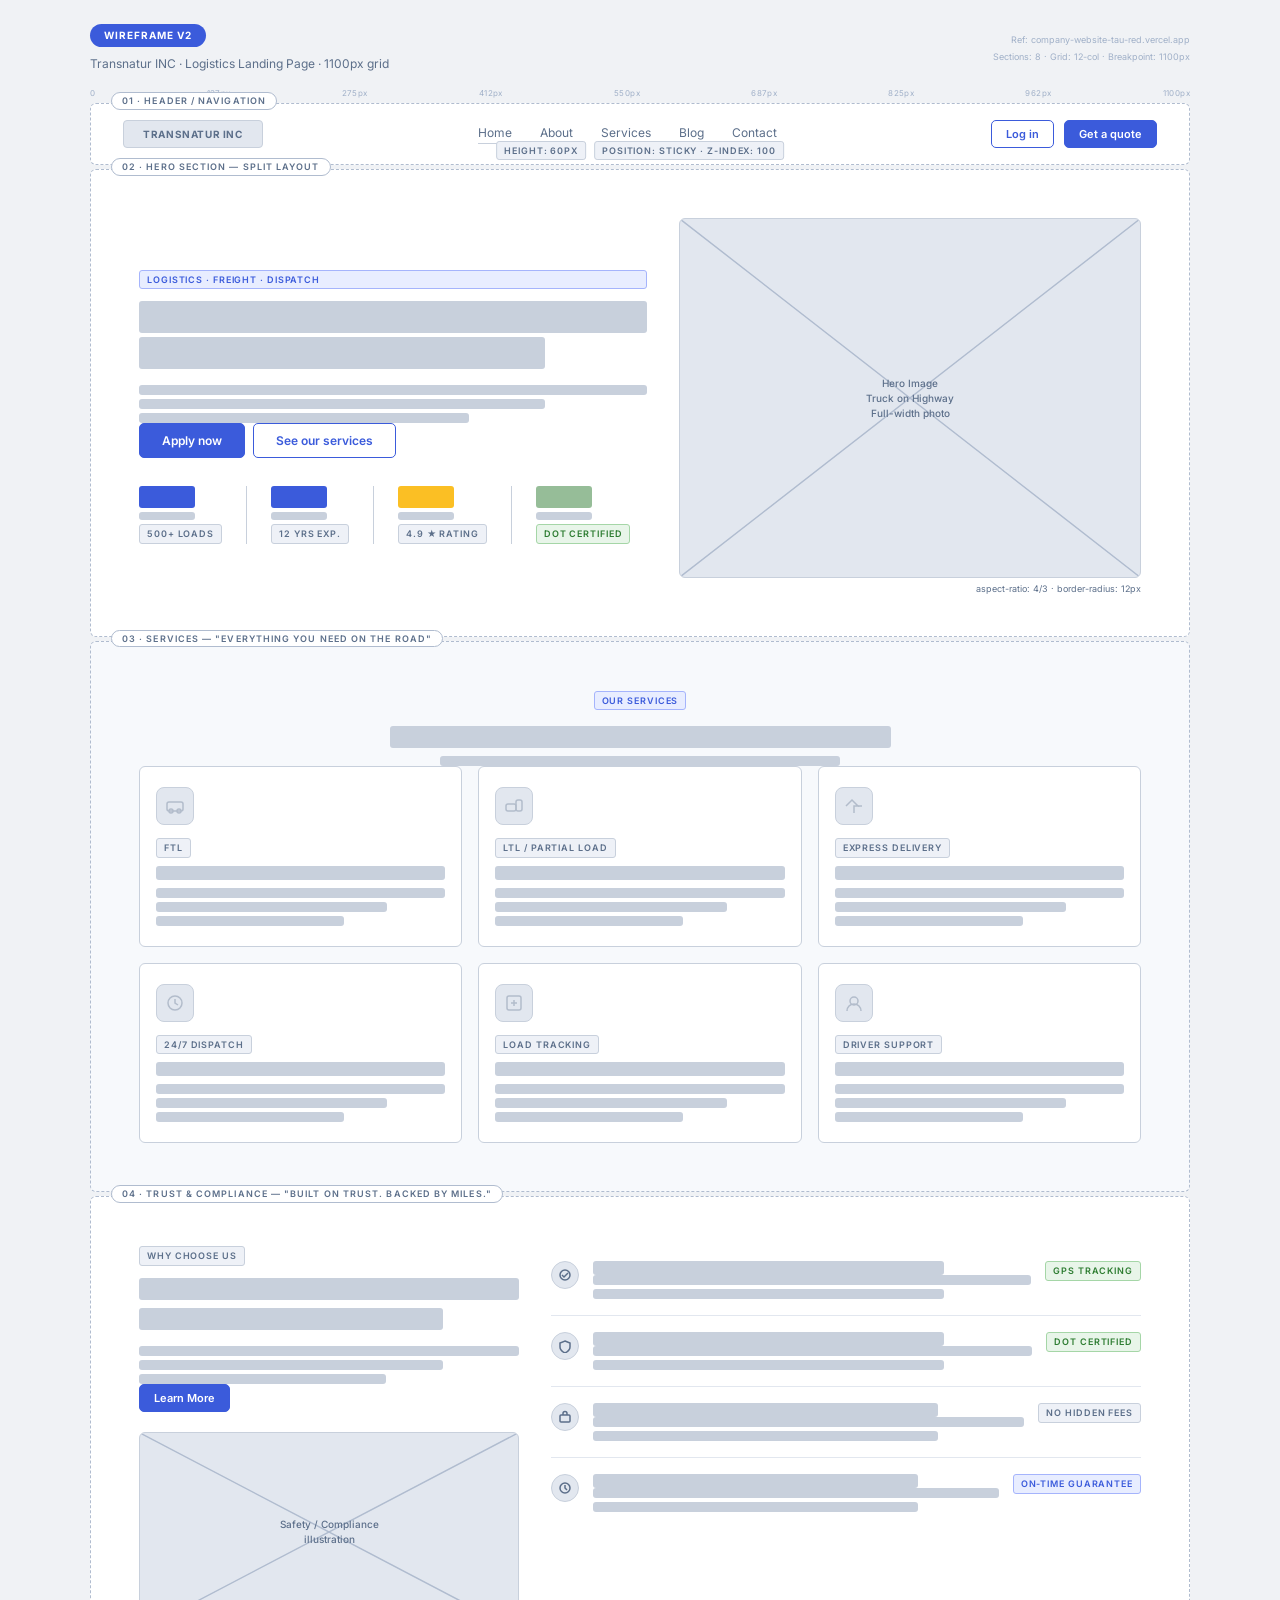
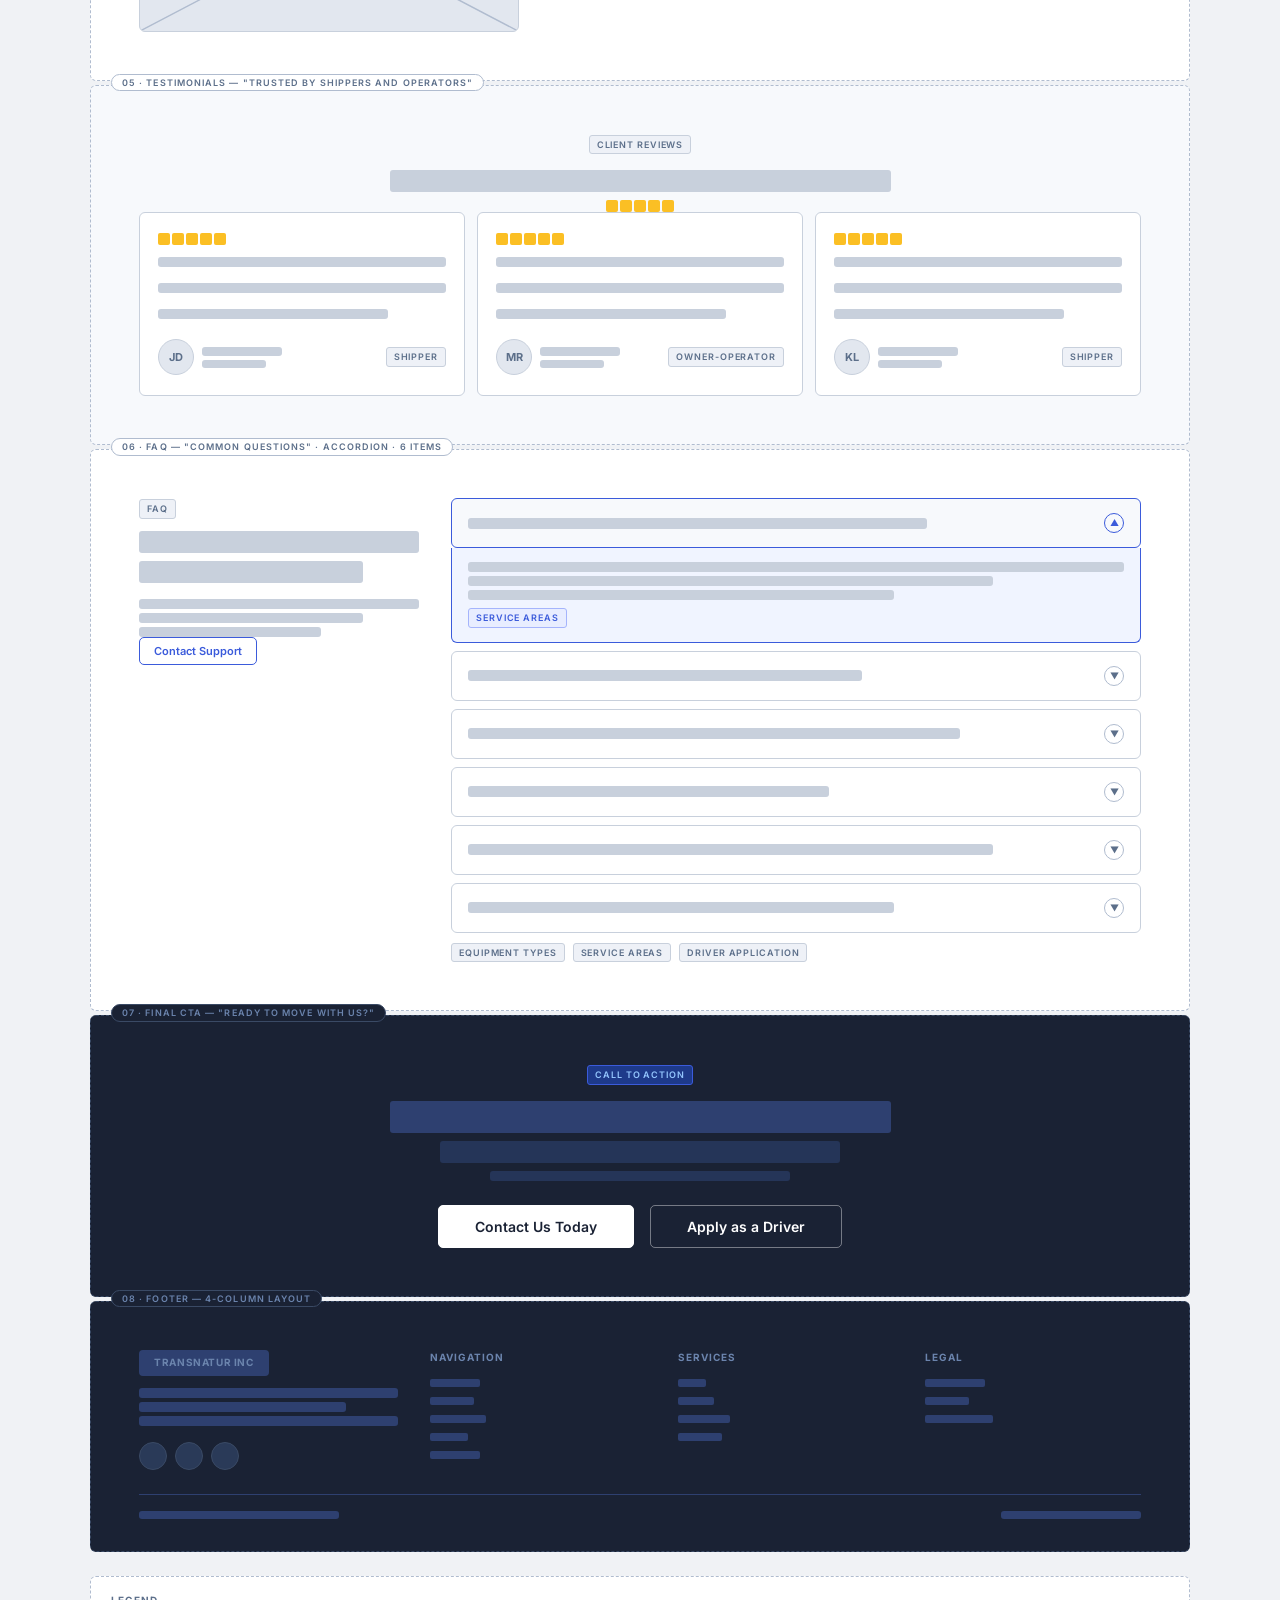
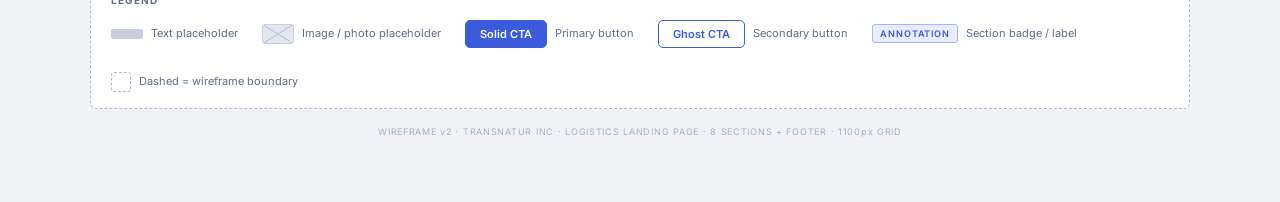
<file: wireframe/wireframe-v2.html>
<!DOCTYPE html>
<html lang="ru">
<head>
<meta charset="UTF-8">
<meta name="viewport" content="width=device-width, initial-scale=1.0">
<title>Wireframe v2 — Transnatur INC · Logistics Landing Page</title>
<style>
  @import url('https://fonts.googleapis.com/css2?family=Inter:wght@300;400;500;600;700&display=swap');

  *, *::before, *::after { box-sizing: border-box; margin: 0; padding: 0; }

  :root {
    --page-w:    1100px;
    --bg:        #f0f2f5;
    --surface:   #ffffff;
    --dark-bg:   #1a2234;
    --border:    #b0bccf;
    --muted:     #c8d0dc;
    --muted2:    #e2e7ef;
    --dark:      #1a2234;
    --label:     #5c6f8a;
    --accent:    #3b5bdb;
    --red:       #e63946;
    --font:      'Inter', system-ui, sans-serif;
    --lw:        1.5px;
    --r:         6px;
  }

  body {
    font-family: var(--font);
    background: var(--bg);
    color: var(--dark);
    font-size: 13px;
    line-height: 1.5;
  }

  /* ── Layout ── */
  .page     { padding: 0 32px 64px; }
  .wrap     { max-width: var(--page-w); margin: 0 auto; }

  /* ── Wireframe frame ── */
  .wf {
    border: var(--lw) dashed var(--border);
    border-radius: var(--r);
    background: var(--surface);
    position: relative;
    margin-bottom: 2px;
  }
  .wf-dark {
    background: var(--dark-bg);
    border-color: #3a4a65;
  }
  .wf-gray {
    background: #f7f9fc;
    border-color: var(--border);
  }

  /* ── Section label pill ── */
  .slabel {
    position: absolute;
    top: -12px; left: 20px;
    background: var(--surface);
    border: var(--lw) solid var(--border);
    border-radius: 20px;
    padding: 1px 10px;
    font-size: 9px;
    font-weight: 600;
    letter-spacing: .12em;
    text-transform: uppercase;
    color: var(--label);
    white-space: nowrap;
  }
  .slabel-dark {
    background: var(--dark-bg);
    border-color: #3a4a65;
    color: #6b84ad;
  }

  /* ── Annotation badge ── */
  .badge {
    display: inline-flex;
    align-items: center;
    gap: 4px;
    font-size: 9px;
    font-weight: 600;
    letter-spacing: .1em;
    text-transform: uppercase;
    color: var(--label);
    background: #eef1f7;
    border: 1px solid var(--muted);
    border-radius: 3px;
    padding: 2px 7px;
  }
  .badge.blue  { background: #e8edff; border-color: #a5b4fc; color: var(--accent); }
  .badge.red   { background: #fde8ea; border-color: #f5a3a8; color: var(--red); }
  .badge.green { background: #e8f5e9; border-color: #a5d6a7; color: #2e7d32; }

  /* ── Placeholder lines ── */
  .ph { background: var(--muted); border-radius: 3px; }
  .ph-h1  { height: 32px; }
  .ph-h2  { height: 22px; }
  .ph-h3  { height: 14px; }
  .ph-p   { height: 10px; }
  .ph-sm  { height: 8px; }
  .ph-dk  { background: #2e4070; }   /* dark bg lines */

  /* width helpers */
  .w100 { width: 100%; }
  .w80  { width: 80%; }
  .w65  { width: 65%; }
  .w50  { width: 50%; }
  .w40  { width: 40%; }
  .w30  { width: 30%; }

  /* ── Image placeholder ── */
  .img-ph {
    background: var(--muted2);
    border: var(--lw) solid var(--muted);
    border-radius: var(--r);
    position: relative;
    overflow: hidden;
    display: flex;
    align-items: center;
    justify-content: center;
  }
  .img-ph svg { position: absolute; inset: 0; width: 100%; height: 100%; }
  .img-ph-label {
    position: relative; z-index: 1;
    font-size: 10px; font-weight: 500;
    color: var(--label);
    text-align: center;
    padding: 8px;
  }

  /* ── Buttons ── */
  .btn {
    display: inline-flex; align-items: center; gap: 6px;
    padding: 9px 22px;
    border-radius: 5px;
    font-family: var(--font);
    font-size: 12px;
    font-weight: 600;
    cursor: default;
    border: var(--lw) solid;
    white-space: nowrap;
  }
  .btn-solid  { background: var(--accent); color: #fff; border-color: var(--accent); }
  .btn-outline{ background: transparent; color: var(--accent); border-color: var(--accent); }
  .btn-dark   { background: #fff; color: var(--dark); border-color: #fff; }
  .btn-ghost-dk{ background: transparent; color: #fff; border-color: rgba(255,255,255,.4); }
  .btn-sm     { padding: 6px 14px; font-size: 11px; }

  /* ── Flex utilities ── */
  .row  { display: flex; gap: 16px; }
  .col  { flex: 1; }
  .aic  { align-items: center; }
  .aifs { align-items: flex-start; }
  .jcsb { justify-content: space-between; }
  .jcc  { justify-content: center; }
  .jcfe { justify-content: flex-end; }
  .wrap-flex { flex-wrap: wrap; }

  /* spacing */
  .mt4  { margin-top: 4px; }
  .mt8  { margin-top: 8px; }
  .mt12 { margin-top: 12px; }
  .mt16 { margin-top: 16px; }
  .mt20 { margin-top: 20px; }
  .mt24 { margin-top: 24px; }
  .mb4  { margin-bottom: 4px; }
  .mb8  { margin-bottom: 8px; }
  .mb12 { margin-bottom: 12px; }
  .mb16 { margin-bottom: 16px; }

  /* ── Gap variants ── */
  .g4  { gap: 4px; }
  .g8  { gap: 8px; }
  .g12 { gap: 12px; }
  .g20 { gap: 20px; }
  .g24 { gap: 24px; }
  .g32 { gap: 32px; }

  /* ── HEADER ── */
  .header {
    padding: 0 32px;
    height: 60px;
    display: flex;
    align-items: center;
    justify-content: space-between;
  }
  .logo-block {
    width: 140px; height: 28px;
    border: var(--lw) solid var(--muted);
    border-radius: 4px;
    background: var(--muted2);
    display: flex; align-items: center; justify-content: center;
    font-size: 10px; font-weight: 700; color: var(--label);
    letter-spacing: .06em;
  }
  .nav-menu { display: flex; gap: 28px; }
  .nav-item { font-size: 12px; color: var(--label); border-bottom: var(--lw) solid var(--muted); padding-bottom: 1px; }
  .nav-actions { display: flex; gap: 10px; align-items: center; }

  /* ── HERO ── */
  .hero { padding: 48px 48px 40px; min-height: 440px; }
  .hero-left  { flex: 1.1; display: flex; flex-direction: column; justify-content: center; }
  .hero-right { flex: 1; }

  /* Metric badges under hero text */
  .metric-row { display: flex; gap: 24px; margin-top: 28px; flex-wrap: wrap; }
  .metric {
    display: flex; flex-direction: column; gap: 4px;
  }
  .metric-val {
    width: 64px; height: 20px;
    background: var(--accent);
    border-radius: 3px;
    opacity: .2;
  }
  .metric-val.filled { opacity: 1; }

  /* ── SERVICES GRID 3×2 ── */
  .svc-grid {
    display: grid;
    grid-template-columns: repeat(3, 1fr);
    gap: 16px;
  }
  .svc-card {
    border: var(--lw) solid var(--muted);
    border-radius: var(--r);
    padding: 20px 16px;
    background: var(--surface);
  }
  .icon-sq {
    width: 38px; height: 38px;
    border: var(--lw) solid var(--muted);
    border-radius: 8px;
    background: var(--muted2);
    margin-bottom: 12px;
    display: flex; align-items: center; justify-content: center;
  }
  .icon-sq svg { opacity: .35; }

  /* ── TRUST 2-col ── */
  .trust-list { display: flex; flex-direction: column; gap: 0; }
  .trust-row {
    display: flex; align-items: flex-start; gap: 14px;
    padding: 16px 0;
    border-bottom: 1px solid var(--muted2);
  }
  .trust-row:last-child { border-bottom: none; }
  .trust-dot {
    width: 28px; height: 28px; flex-shrink: 0;
    border-radius: 50%;
    background: var(--muted2);
    border: var(--lw) solid var(--muted);
    display: flex; align-items: center; justify-content: center;
    font-size: 10px; color: var(--label);
  }

  /* ── TESTIMONIALS ── */
  .testi-card {
    flex: 1;
    border: var(--lw) solid var(--muted);
    border-radius: var(--r);
    padding: 20px 18px;
    background: var(--surface);
    display: flex; flex-direction: column; gap: 12px;
  }
  .testi-avatar {
    width: 36px; height: 36px;
    border-radius: 50%;
    background: var(--muted2);
    border: var(--lw) solid var(--muted);
    display: flex; align-items: center; justify-content: center;
    font-size: 11px; font-weight: 700; color: var(--label);
    flex-shrink: 0;
  }
  .stars { display: flex; gap: 2px; }
  .star  { width: 12px; height: 12px; background: #fbbf24; border-radius: 2px; }

  /* ── FAQ ── */
  .faq-row {
    display: flex; align-items: center; justify-content: space-between;
    padding: 14px 16px;
    border: var(--lw) solid var(--muted);
    border-radius: var(--r);
    margin-bottom: 8px;
    background: var(--surface);
    cursor: default;
  }
  .faq-row.open { background: #f7f9fc; border-color: var(--accent); }
  .faq-expanded {
    border: var(--lw) solid var(--accent);
    border-top: none;
    border-radius: 0 0 var(--r) var(--r);
    padding: 14px 16px;
    background: #f0f4ff;
    margin-top: -8px;
    margin-bottom: 8px;
  }
  .chevron {
    width: 20px; height: 20px; flex-shrink: 0;
    border: var(--lw) solid var(--border);
    border-radius: 50%;
    display: flex; align-items: center; justify-content: center;
    font-size: 9px; color: var(--label);
  }
  .chevron.up { border-color: var(--accent); color: var(--accent); }

  /* ── FOOTER ── */
  .footer { padding: 48px 48px 32px; }
  .footer-logo {
    width: 130px; height: 26px;
    background: #2e4070;
    border-radius: 4px;
    display: flex; align-items: center; justify-content: center;
    font-size: 10px; font-weight: 700; color: #6b84ad;
    letter-spacing: .06em;
    margin-bottom: 12px;
  }
  .footer-col { display: flex; flex-direction: column; gap: 10px; }
  .footer-col-title { font-size: 10px; font-weight: 700; color: #6b84ad; letter-spacing: .1em; text-transform: uppercase; margin-bottom: 4px; }
  .footer-link { height: 8px; background: #2e4070; border-radius: 2px; }
  .footer-divider { height: 1px; background: #2e4070; margin: 24px 0 16px; }
  .social-icon {
    width: 28px; height: 28px;
    border: var(--lw) solid #3a4a65;
    border-radius: 50%;
    background: #2a3a58;
  }

  /* ── Redline / spec annotations ── */
  .spec-line {
    position: absolute;
    border-top: 1px solid rgba(230,57,70,.5);
  }
  .spec-arrow {
    font-size: 9px; color: var(--red);
    position: absolute;
  }

  /* ── Section padding box ── */
  .sec-pad { padding: 48px 48px; }
  .sec-pad-sm { padding: 32px 48px; }

  /* ── Center helper ── */
  .tc { text-align: center; }
  .tc .ph { margin-left: auto; margin-right: auto; }

  /* ── ruler ── */
  .ruler {
    display: flex; justify-content: space-between;
    font-size: 8px; color: #a0b0c8;
    max-width: var(--page-w);
    margin: 0 auto 4px;
    letter-spacing: .05em;
  }

  /* ── version badge ── */
  .version-tag {
    display: inline-flex; align-items: center; gap: 8px;
    background: var(--accent);
    color: #fff;
    font-size: 10px; font-weight: 700;
    letter-spacing: .1em;
    text-transform: uppercase;
    padding: 4px 14px;
    border-radius: 20px;
    margin-bottom: 6px;
  }

  /* ── Sticky section spacer ── */
  .gap { height: 2px; }

  /* ── Redline measurement ── */
  .measure {
    font-size: 8px; color: rgba(230,57,70,.75);
    text-align: center;
    padding: 0 4px;
  }
  .vline {
    display: inline-block;
    width: 1px; height: 12px;
    background: rgba(230,57,70,.4);
    vertical-align: middle;
  }
</style>
</head>
<body>

<div class="page" style="padding-top: 24px;">
<div class="wrap">

  <!-- ── Page title ── -->
  <div style="display:flex; align-items:center; justify-content:space-between; max-width:var(--page-w); margin:0 auto 14px;">
    <div>
      <div class="version-tag">Wireframe v2</div>
      <div style="font-size:12px; color:var(--label); margin-top:2px;">Transnatur INC · Logistics Landing Page · 1100px grid</div>
    </div>
    <div style="text-align:right; font-size:9px; color:#a0b0c8; line-height:1.8;">
      Ref: company-website-tau-red.vercel.app<br>
      Sections: 8 · Grid: 12-col · Breakpoint: 1100px
    </div>
  </div>

  <div class="ruler">
    <span>0</span><span>137px</span><span>275px</span><span>412px</span><span>550px</span>
    <span>687px</span><span>825px</span><span>962px</span><span>1100px</span>
  </div>

  <!-- ════════════════════════════════════════
       01 · HEADER
  ════════════════════════════════════════ -->
  <div class="wf" style="margin-top:4px;">
    <span class="slabel">01 · Header / Navigation</span>
    <div class="header">

      <div class="logo-block">TRANSNATUR INC</div>

      <nav class="nav-menu">
        <span class="nav-item">Home</span>
        <span class="nav-item">About</span>
        <span class="nav-item">Services</span>
        <span class="nav-item">Blog</span>
        <span class="nav-item">Contact</span>
      </nav>

      <div class="nav-actions">
        <button class="btn btn-outline btn-sm">Log in</button>
        <button class="btn btn-solid btn-sm">Get a quote</button>
      </div>

    </div>
    <!-- redline note -->
    <div style="position:absolute; bottom:4px; left:50%; transform:translateX(-50%); display:flex; gap:8px; align-items:center;">
      <span class="badge">height: 60px</span>
      <span class="badge">position: sticky · z-index: 100</span>
    </div>
  </div>

  <div class="gap"></div>

  <!-- ════════════════════════════════════════
       02 · HERO
  ════════════════════════════════════════ -->
  <div class="wf">
    <span class="slabel">02 · Hero Section — Split Layout</span>
    <div class="hero row g32">

      <!-- LEFT: copy block -->
      <div class="hero-left">

        <div class="badge blue mb12">Logistics · Freight · Dispatch</div>

        <!-- H1 -->
        <div class="ph ph-h1 w100 mb4"></div>
        <div class="ph ph-h1 w80 mb16"></div>

        <!-- Subheadline -->
        <div class="ph ph-p w100 mb4"></div>
        <div class="ph ph-p w80 mb4"></div>
        <div class="ph ph-p w65 mb20"></div>

        <!-- CTA buttons -->
        <div class="row g8 aic">
          <button class="btn btn-solid">Apply now</button>
          <button class="btn btn-outline">See our services</button>
        </div>

        <!-- Inline metrics row -->
        <div class="metric-row">
          <div class="metric">
            <div style="height:22px; width:56px; background:var(--accent); border-radius:3px;"></div>
            <div class="ph ph-sm w100" style="width:56px;"></div>
            <div class="badge">500+ Loads</div>
          </div>
          <div style="width:1px; background:var(--muted); align-self:stretch;"></div>
          <div class="metric">
            <div style="height:22px; width:56px; background:var(--accent); border-radius:3px;"></div>
            <div class="ph ph-sm" style="width:56px;"></div>
            <div class="badge">12 Yrs Exp.</div>
          </div>
          <div style="width:1px; background:var(--muted); align-self:stretch;"></div>
          <div class="metric">
            <div style="height:22px; width:56px; background:#fbbf24; border-radius:3px;"></div>
            <div class="ph ph-sm" style="width:56px;"></div>
            <div class="badge">4.9 ★ Rating</div>
          </div>
          <div style="width:1px; background:var(--muted); align-self:stretch;"></div>
          <div class="metric">
            <div style="height:22px; width:56px; background:#2e7d32; border-radius:3px; opacity:.5;"></div>
            <div class="ph ph-sm" style="width:56px;"></div>
            <div class="badge green">DOT Certified</div>
          </div>
        </div>

      </div>

      <!-- RIGHT: image -->
      <div class="hero-right">
        <div class="img-ph" style="height: 360px;">
          <svg viewBox="0 0 500 360" preserveAspectRatio="none">
            <line x1="0" y1="0"   x2="500" y2="360" stroke="#b0bccf" stroke-width="1.5"/>
            <line x1="500" y1="0" x2="0"   y2="360" stroke="#b0bccf" stroke-width="1.5"/>
          </svg>
          <div class="img-ph-label">Hero Image<br>Truck on Highway<br>Full-width photo</div>
        </div>
        <div style="font-size:9px; color:var(--label); margin-top:4px; text-align:right;">
          aspect-ratio: 4/3 · border-radius: 12px
        </div>
      </div>

    </div>
  </div>

  <div class="gap"></div>

  <!-- ════════════════════════════════════════
       03 · SERVICES GRID
  ════════════════════════════════════════ -->
  <div class="wf wf-gray">
    <span class="slabel">03 · Services — "Everything You Need on the Road"</span>
    <div class="sec-pad">

      <!-- Section header -->
      <div class="tc mb24">
        <div class="badge blue mb8">Our Services</div>
        <div class="ph ph-h2 w50 mb8" style="margin:8px auto;"></div>
        <div class="ph ph-p w40" style="margin:0 auto;"></div>
      </div>

      <!-- 3×2 Grid -->
      <div class="svc-grid">

        <!-- Card 1: FTL -->
        <div class="svc-card">
          <div class="icon-sq">
            <svg width="20" height="20" viewBox="0 0 20 20"><rect x="2" y="6" width="16" height="9" rx="2" stroke="#5c6f8a" fill="none" stroke-width="1.5"/><circle cx="6" cy="15" r="2" stroke="#5c6f8a" fill="none" stroke-width="1.5"/><circle cx="14" cy="15" r="2" stroke="#5c6f8a" fill="none" stroke-width="1.5"/></svg>
          </div>
          <div class="badge mb8">FTL</div>
          <div class="ph ph-h3 w100 mb8"></div>
          <div class="ph ph-p w100 mb4"></div>
          <div class="ph ph-p w80 mb4"></div>
          <div class="ph ph-p w65"></div>
        </div>

        <!-- Card 2: LTL -->
        <div class="svc-card">
          <div class="icon-sq">
            <svg width="20" height="20" viewBox="0 0 20 20"><rect x="2" y="8" width="10" height="7" rx="2" stroke="#5c6f8a" fill="none" stroke-width="1.5"/><rect x="12" y="4" width="6" height="11" rx="2" stroke="#5c6f8a" fill="none" stroke-width="1.5"/></svg>
          </div>
          <div class="badge mb8">LTL / Partial Load</div>
          <div class="ph ph-h3 w100 mb8"></div>
          <div class="ph ph-p w100 mb4"></div>
          <div class="ph ph-p w80 mb4"></div>
          <div class="ph ph-p w65"></div>
        </div>

        <!-- Card 3: Express -->
        <div class="svc-card">
          <div class="icon-sq">
            <svg width="20" height="20" viewBox="0 0 20 20"><polyline points="2,10 8,4 14,10 10,10 10,17" stroke="#5c6f8a" fill="none" stroke-width="1.5"/><line x1="14" y1="10" x2="18" y2="10" stroke="#5c6f8a" stroke-width="1.5"/></svg>
          </div>
          <div class="badge mb8">Express Delivery</div>
          <div class="ph ph-h3 w100 mb8"></div>
          <div class="ph ph-p w100 mb4"></div>
          <div class="ph ph-p w80 mb4"></div>
          <div class="ph ph-p w65"></div>
        </div>

        <!-- Card 4: Dispatch -->
        <div class="svc-card">
          <div class="icon-sq">
            <svg width="20" height="20" viewBox="0 0 20 20"><circle cx="10" cy="10" r="7" stroke="#5c6f8a" fill="none" stroke-width="1.5"/><polyline points="10,6 10,10 13,12" stroke="#5c6f8a" fill="none" stroke-width="1.5"/></svg>
          </div>
          <div class="badge mb8">24/7 Dispatch</div>
          <div class="ph ph-h3 w100 mb8"></div>
          <div class="ph ph-p w100 mb4"></div>
          <div class="ph ph-p w80 mb4"></div>
          <div class="ph ph-p w65"></div>
        </div>

        <!-- Card 5 -->
        <div class="svc-card">
          <div class="icon-sq">
            <svg width="20" height="20" viewBox="0 0 20 20"><rect x="3" y="3" width="14" height="14" rx="2" stroke="#5c6f8a" fill="none" stroke-width="1.5"/><line x1="7" y1="10" x2="13" y2="10" stroke="#5c6f8a" stroke-width="1.5"/><line x1="10" y1="7" x2="10" y2="13" stroke="#5c6f8a" stroke-width="1.5"/></svg>
          </div>
          <div class="badge mb8">Load Tracking</div>
          <div class="ph ph-h3 w100 mb8"></div>
          <div class="ph ph-p w100 mb4"></div>
          <div class="ph ph-p w80 mb4"></div>
          <div class="ph ph-p w65"></div>
        </div>

        <!-- Card 6 -->
        <div class="svc-card">
          <div class="icon-sq">
            <svg width="20" height="20" viewBox="0 0 20 20"><circle cx="10" cy="8" r="4" stroke="#5c6f8a" fill="none" stroke-width="1.5"/><path d="M3 18c0-4 3-7 7-7s7 3 7 7" stroke="#5c6f8a" fill="none" stroke-width="1.5"/></svg>
          </div>
          <div class="badge mb8">Driver Support</div>
          <div class="ph ph-h3 w100 mb8"></div>
          <div class="ph ph-p w100 mb4"></div>
          <div class="ph ph-p w80 mb4"></div>
          <div class="ph ph-p w65"></div>
        </div>

      </div>
    </div>
  </div>

  <div class="gap"></div>

  <!-- ════════════════════════════════════════
       04 · TRUST & COMPLIANCE
  ════════════════════════════════════════ -->
  <div class="wf">
    <span class="slabel">04 · Trust &amp; Compliance — "Built on Trust. Backed by Miles."</span>
    <div class="sec-pad row g32 aifs">

      <!-- LEFT: title + CTA -->
      <div class="col" style="max-width: 380px;">
        <div class="badge mb12">Why Choose Us</div>
        <div class="ph ph-h2 w100 mb8"></div>
        <div class="ph ph-h2 w80 mb16"></div>
        <div class="ph ph-p w100 mb4"></div>
        <div class="ph ph-p w80 mb4"></div>
        <div class="ph ph-p w65 mb20"></div>
        <button class="btn btn-solid btn-sm">Learn More</button>

        <!-- Image below text -->
        <div class="img-ph mt20" style="height: 200px;">
          <svg viewBox="0 0 400 200" preserveAspectRatio="none">
            <line x1="0" y1="0"   x2="400" y2="200" stroke="#b0bccf" stroke-width="1.5"/>
            <line x1="400" y1="0" x2="0"   y2="200" stroke="#b0bccf" stroke-width="1.5"/>
          </svg>
          <div class="img-ph-label">Safety / Compliance<br>illustration</div>
        </div>
      </div>

      <!-- RIGHT: 4 trust items -->
      <div class="col">
        <div class="trust-list">

          <div class="trust-row">
            <div class="trust-dot">
              <svg width="14" height="14" viewBox="0 0 14 14"><circle cx="7" cy="7" r="5" stroke="#5c6f8a" fill="none" stroke-width="1.5"/><polyline points="4,7 6,9 10,5" stroke="#5c6f8a" fill="none" stroke-width="1.5"/></svg>
            </div>
            <div style="flex:1;">
              <div class="ph ph-h3 w80 mb6"></div>
              <div class="ph ph-p w100 mb4"></div>
              <div class="ph ph-p w80"></div>
            </div>
            <div class="badge green">GPS Tracking</div>
          </div>

          <div class="trust-row">
            <div class="trust-dot">
              <svg width="14" height="14" viewBox="0 0 14 14"><path d="M7 2 L12 4 L12 8 C12 11 9 13 7 14 C5 13 2 11 2 8 L2 4 Z" stroke="#5c6f8a" fill="none" stroke-width="1.5"/></svg>
            </div>
            <div style="flex:1;">
              <div class="ph ph-h3 w80 mb6"></div>
              <div class="ph ph-p w100 mb4"></div>
              <div class="ph ph-p w80"></div>
            </div>
            <div class="badge green">DOT Certified</div>
          </div>

          <div class="trust-row">
            <div class="trust-dot">
              <svg width="14" height="14" viewBox="0 0 14 14"><rect x="2" y="5" width="10" height="7" rx="1" stroke="#5c6f8a" fill="none" stroke-width="1.5"/><path d="M5 5V3.5a2 2 0 014 0V5" stroke="#5c6f8a" fill="none" stroke-width="1.5"/></svg>
            </div>
            <div style="flex:1;">
              <div class="ph ph-h3 w80 mb6"></div>
              <div class="ph ph-p w100 mb4"></div>
              <div class="ph ph-p w80"></div>
            </div>
            <div class="badge">No Hidden Fees</div>
          </div>

          <div class="trust-row">
            <div class="trust-dot">
              <svg width="14" height="14" viewBox="0 0 14 14"><circle cx="7" cy="7" r="5" stroke="#5c6f8a" fill="none" stroke-width="1.5"/><polyline points="7,4 7,7 9,9" stroke="#5c6f8a" fill="none" stroke-width="1.5"/></svg>
            </div>
            <div style="flex:1;">
              <div class="ph ph-h3 w80 mb6"></div>
              <div class="ph ph-p w100 mb4"></div>
              <div class="ph ph-p w80"></div>
            </div>
            <div class="badge blue">On-Time Guarantee</div>
          </div>

        </div>
      </div>

    </div>
  </div>

  <div class="gap"></div>

  <!-- ════════════════════════════════════════
       05 · TESTIMONIALS
  ════════════════════════════════════════ -->
  <div class="wf wf-gray">
    <span class="slabel">05 · Testimonials — "Trusted by Shippers and Operators"</span>
    <div class="sec-pad">

      <div class="tc mb24">
        <div class="badge mb8">Client Reviews</div>
        <div class="ph ph-h2 w50 mb8" style="margin:8px auto;"></div>
        <div class="stars" style="justify-content:center;">
          <div class="star"></div><div class="star"></div><div class="star"></div>
          <div class="star"></div><div class="star"></div>
        </div>
      </div>

      <div class="row g12">

        <!-- Testimonial 1 -->
        <div class="testi-card">
          <div class="stars"><div class="star"></div><div class="star"></div><div class="star"></div><div class="star"></div><div class="star"></div></div>
          <div class="ph ph-p w100 mb4"></div>
          <div class="ph ph-p w100 mb4"></div>
          <div class="ph ph-p w80"></div>
          <div class="row g8 aic mt8">
            <div class="testi-avatar">JD</div>
            <div>
              <div class="ph ph-p w100" style="width:80px; height:9px;" class="mb4"></div>
              <div class="ph ph-sm" style="width:64px; margin-top:4px;"></div>
            </div>
            <div class="badge" style="margin-left:auto;">Shipper</div>
          </div>
        </div>

        <!-- Testimonial 2 -->
        <div class="testi-card">
          <div class="stars"><div class="star"></div><div class="star"></div><div class="star"></div><div class="star"></div><div class="star"></div></div>
          <div class="ph ph-p w100 mb4"></div>
          <div class="ph ph-p w100 mb4"></div>
          <div class="ph ph-p w80"></div>
          <div class="row g8 aic mt8">
            <div class="testi-avatar">MR</div>
            <div>
              <div class="ph ph-p" style="width:80px; height:9px; margin-bottom:4px;"></div>
              <div class="ph ph-sm" style="width:64px;"></div>
            </div>
            <div class="badge" style="margin-left:auto;">Owner-Operator</div>
          </div>
        </div>

        <!-- Testimonial 3 -->
        <div class="testi-card">
          <div class="stars"><div class="star"></div><div class="star"></div><div class="star"></div><div class="star"></div><div class="star"></div></div>
          <div class="ph ph-p w100 mb4"></div>
          <div class="ph ph-p w100 mb4"></div>
          <div class="ph ph-p w80"></div>
          <div class="row g8 aic mt8">
            <div class="testi-avatar">KL</div>
            <div>
              <div class="ph ph-p" style="width:80px; height:9px; margin-bottom:4px;"></div>
              <div class="ph ph-sm" style="width:64px;"></div>
            </div>
            <div class="badge" style="margin-left:auto;">Shipper</div>
          </div>
        </div>

      </div>
    </div>
  </div>

  <div class="gap"></div>

  <!-- ════════════════════════════════════════
       06 · FAQ
  ════════════════════════════════════════ -->
  <div class="wf">
    <span class="slabel">06 · FAQ — "Common Questions" · Accordion · 6 items</span>
    <div class="sec-pad row g32">

      <!-- LEFT: title -->
      <div style="width: 280px; flex-shrink: 0;">
        <div class="badge mb12">FAQ</div>
        <div class="ph ph-h2 w100 mb8"></div>
        <div class="ph ph-h2 w80 mb16"></div>
        <div class="ph ph-p w100 mb4"></div>
        <div class="ph ph-p w80 mb4"></div>
        <div class="ph ph-p w65 mb20"></div>
        <button class="btn btn-outline btn-sm">Contact Support</button>
      </div>

      <!-- RIGHT: accordion -->
      <div class="col">

        <!-- item 1 — open -->
        <div class="faq-row open">
          <div class="ph ph-p" style="width: 70%; height: 11px;"></div>
          <div class="chevron up">▲</div>
        </div>
        <div class="faq-expanded">
          <div class="ph ph-p w100 mb4"></div>
          <div class="ph ph-p w80 mb4"></div>
          <div class="ph ph-p w65"></div>
          <div class="badge blue mt8">Service Areas</div>
        </div>

        <!-- items 2–6 — closed -->
        <div class="faq-row">
          <div class="ph ph-p" style="width:60%; height:11px;"></div>
          <div class="chevron">▼</div>
        </div>
        <div class="faq-row">
          <div class="ph ph-p" style="width:75%; height:11px;"></div>
          <div class="chevron">▼</div>
        </div>
        <div class="faq-row">
          <div class="ph ph-p" style="width:55%; height:11px;"></div>
          <div class="chevron">▼</div>
        </div>
        <div class="faq-row">
          <div class="ph ph-p" style="width:80%; height:11px;"></div>
          <div class="chevron">▼</div>
        </div>
        <div class="faq-row" style="margin-bottom:0;">
          <div class="ph ph-p" style="width:65%; height:11px;"></div>
          <div class="chevron">▼</div>
        </div>

        <div style="margin-top:10px; display:flex; gap:8px; flex-wrap:wrap;">
          <div class="badge">Equipment Types</div>
          <div class="badge">Service Areas</div>
          <div class="badge">Driver Application</div>
        </div>

      </div>
    </div>
  </div>

  <div class="gap"></div>

  <!-- ════════════════════════════════════════
       07 · FINAL CTA
  ════════════════════════════════════════ -->
  <div class="wf wf-dark">
    <span class="slabel slabel-dark">07 · Final CTA — "Ready to Move With Us?"</span>
    <div class="sec-pad tc">

      <div class="badge blue mb16" style="background:#1e3a8a; border-color:#3b5bdb; color:#93c5fd;">Call to Action</div>

      <div class="ph ph-h1 w50 ph-dk mb8" style="margin:0 auto 8px;"></div>
      <div class="ph ph-h2 w40 ph-dk mb8" style="margin:0 auto 8px; background:#253558;"></div>
      <div class="ph ph-p w30 ph-dk mb24" style="margin:0 auto 24px; background:#253558;"></div>

      <div style="display:flex; gap:16px; justify-content:center; flex-wrap:wrap;">
        <button class="btn btn-dark" style="font-size:14px; padding:12px 36px;">Contact Us Today</button>
        <button class="btn btn-ghost-dk" style="font-size:14px; padding:12px 36px;">Apply as a Driver</button>
      </div>

    </div>
  </div>

  <div class="gap"></div>

  <!-- ════════════════════════════════════════
       08 · FOOTER
  ════════════════════════════════════════ -->
  <div class="wf wf-dark">
    <span class="slabel slabel-dark">08 · Footer — 4-column layout</span>
    <div class="footer">

      <div class="row g32">

        <!-- Col 1: Logo + tagline -->
        <div style="flex: 1.2;">
          <div class="footer-logo">TRANSNATUR INC</div>
          <div class="ph ph-p w100 ph-dk mb4" style="background:#2e4070;"></div>
          <div class="ph ph-p w80 ph-dk mb4" style="background:#2e4070;"></div>
          <div class="ph ph-p w60 ph-dk mb16" style="background:#2e4070;"></div>
          <!-- Social icons -->
          <div class="row g8">
            <div class="social-icon"></div>
            <div class="social-icon"></div>
            <div class="social-icon"></div>
          </div>
        </div>

        <!-- Col 2: Navigation -->
        <div class="footer-col col">
          <div class="footer-col-title">Navigation</div>
          <div class="footer-link" style="width:50px;"></div>
          <div class="footer-link" style="width:44px;"></div>
          <div class="footer-link" style="width:56px;"></div>
          <div class="footer-link" style="width:38px;"></div>
          <div class="footer-link" style="width:50px;"></div>
        </div>

        <!-- Col 3: Services -->
        <div class="footer-col col">
          <div class="footer-col-title">Services</div>
          <div class="footer-link" style="width:28px;"></div>
          <div class="footer-link" style="width:36px;"></div>
          <div class="footer-link" style="width:52px;"></div>
          <div class="footer-link" style="width:44px;"></div>
        </div>

        <!-- Col 4: Legal -->
        <div class="footer-col col">
          <div class="footer-col-title">Legal</div>
          <div class="footer-link" style="width:60px;"></div>
          <div class="footer-link" style="width:44px;"></div>
          <div class="footer-link" style="width:68px;"></div>
        </div>

      </div>

      <div class="footer-divider"></div>

      <div class="row jcsb aic">
        <div class="ph ph-sm" style="width: 200px; background: #2e4070;"></div>
        <div class="ph ph-sm" style="width: 140px; background: #2e4070;"></div>
      </div>

    </div>
  </div>

  <!-- ── Legend ── -->
  <div style="margin-top: 24px; padding: 16px 20px; border: 1.5px dashed var(--border); border-radius: var(--r); background: var(--surface);">
    <div style="font-size:10px; font-weight:700; color:var(--label); letter-spacing:.1em; text-transform:uppercase; margin-bottom:12px;">Legend</div>
    <div class="row g24 wrap-flex">
      <div class="row g8 aic"><div style="width:32px; height:10px; background:var(--muted); border-radius:2px;"></div><span style="font-size:11px; color:var(--label);">Text placeholder</span></div>
      <div class="row g8 aic"><div style="width:32px; height:20px; background:var(--muted2); border:1.5px solid var(--muted); border-radius:3px; position:relative; overflow:hidden;"><svg style="position:absolute;inset:0;width:100%;height:100%;" viewBox="0 0 32 20"><line x1="0" y1="0" x2="32" y2="20" stroke="#b0bccf" stroke-width="1"/><line x1="32" y1="0" x2="0" y2="20" stroke="#b0bccf" stroke-width="1"/></svg></div><span style="font-size:11px; color:var(--label);">Image / photo placeholder</span></div>
      <div class="row g8 aic"><button class="btn btn-solid btn-sm" style="pointer-events:none;">Solid CTA</button><span style="font-size:11px; color:var(--label);">Primary button</span></div>
      <div class="row g8 aic"><button class="btn btn-outline btn-sm" style="pointer-events:none;">Ghost CTA</button><span style="font-size:11px; color:var(--label);">Secondary button</span></div>
      <div class="row g8 aic"><span class="badge blue">Annotation</span><span style="font-size:11px; color:var(--label);">Section badge / label</span></div>
      <div class="row g8 aic"><div style="width:20px; height:20px; border:1.5px dashed var(--border); border-radius:3px;"></div><span style="font-size:11px; color:var(--label);">Dashed = wireframe boundary</span></div>
    </div>
  </div>

  <div style="text-align:center; font-size:9px; color:#a0b0c8; margin-top:16px; letter-spacing:.08em;">
    WIREFRAME v2 · TRANSNATUR INC · LOGISTICS LANDING PAGE · 8 SECTIONS + FOOTER · 1100px GRID
  </div>

</div><!-- /wrap -->
</div><!-- /page -->

</body>
</html>
</file>
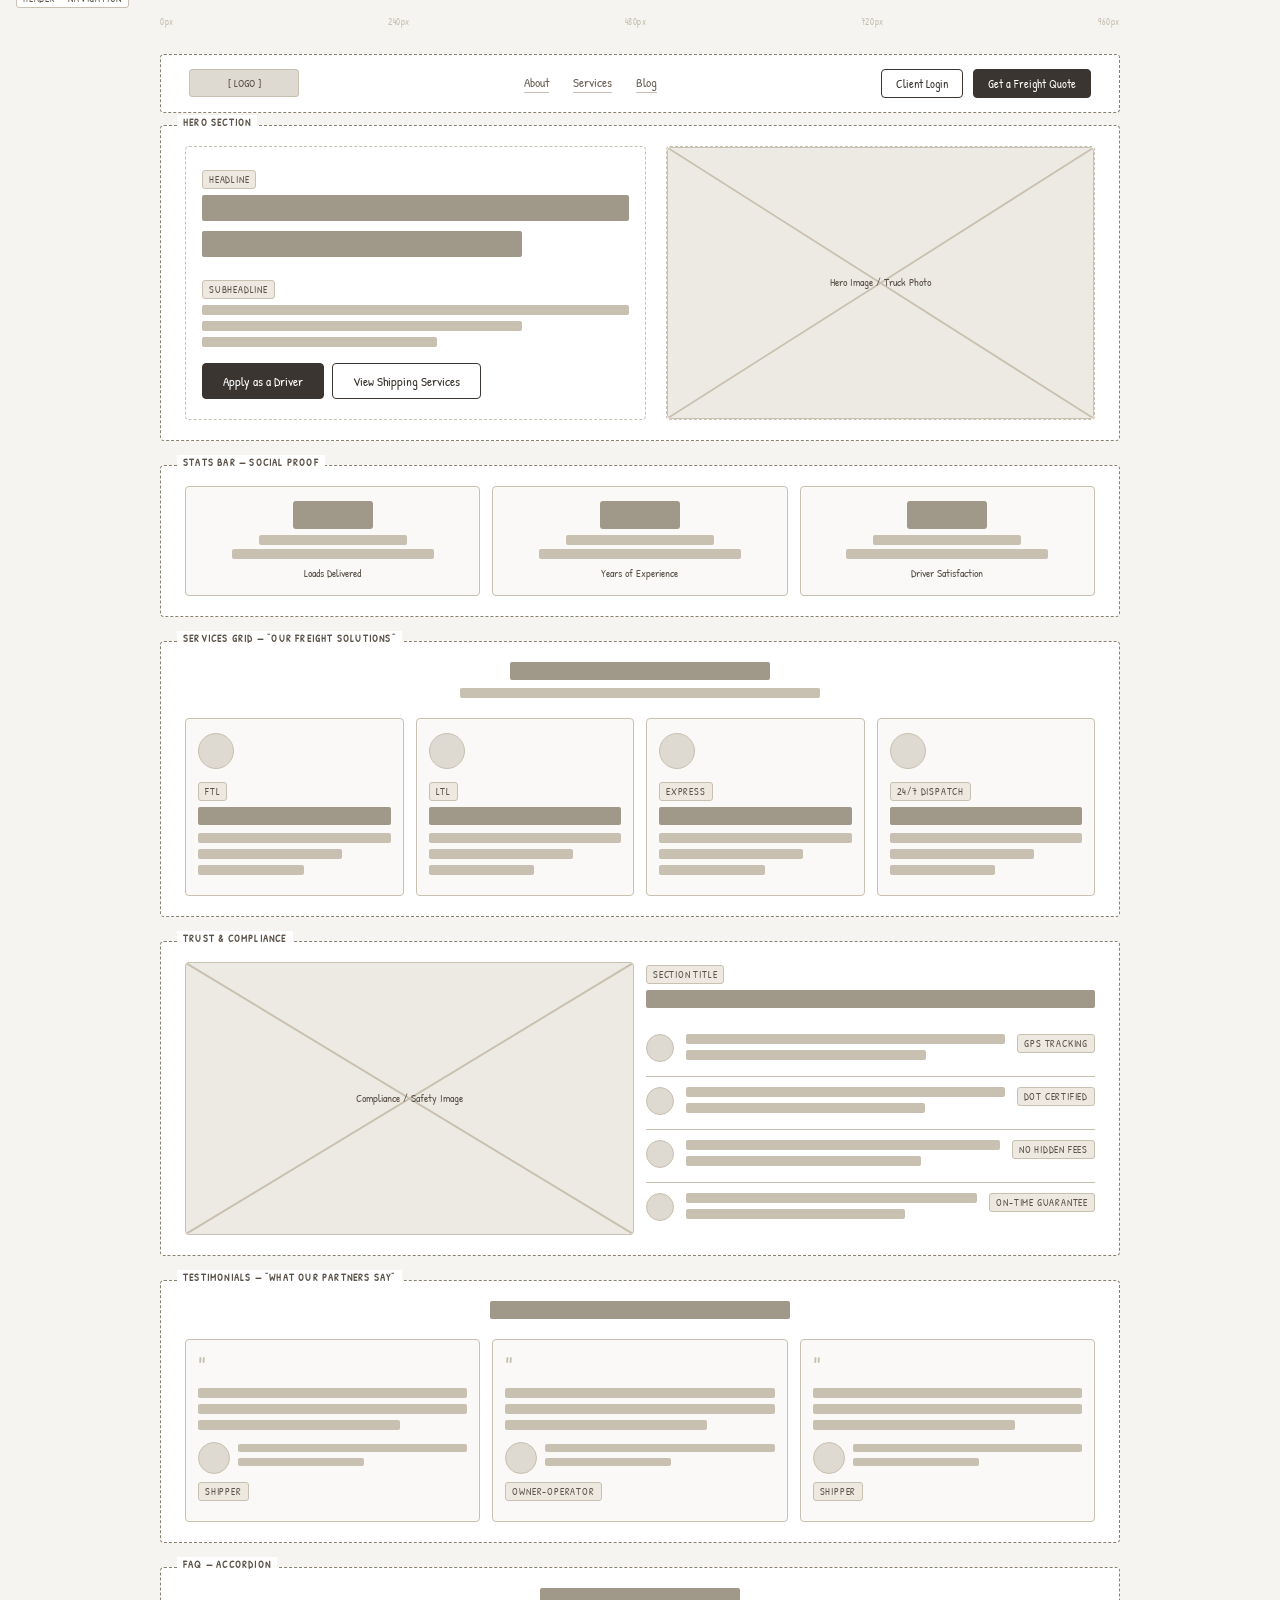
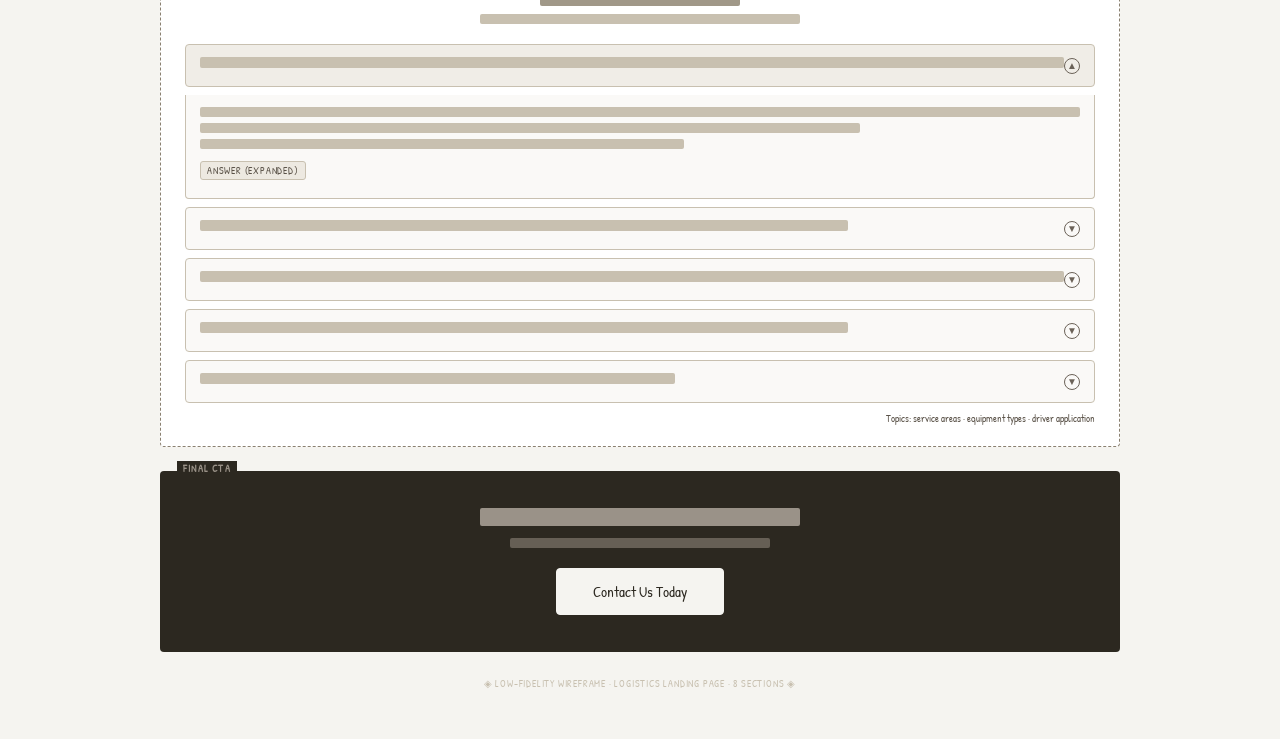
<file: wireframe/wireframe.html>
<!DOCTYPE html>
<html lang="ru">
<head>
<meta charset="UTF-8">
<meta name="viewport" content="width=device-width, initial-scale=1.0">
<title>Wireframe — Logistics Landing Page</title>
<style>
  @import url('https://fonts.googleapis.com/css2?family=Patrick+Hand&display=swap');

  *, *::before, *::after { box-sizing: border-box; margin: 0; padding: 0; }

  :root {
    --bg:        #f5f4f0;
    --surface:   #ffffff;
    --border:    #8a8070;
    --muted:     #c8c0b0;
    --dark:      #2c2820;
    --label:     #5a5248;
    --accent:    #3a3530;
    --btn-fill:  #3a3530;
    --btn-ghost: transparent;
    --sketch:    #6b6258;
    --radius:    4px;
    --font:      'Patrick Hand', 'Segoe UI', cursive;
    --lw:        1.5px;
  }

  body {
    font-family: var(--font);
    background: var(--bg);
    color: var(--dark);
    font-size: 14px;
    line-height: 1.5;
  }

  /* ── Annotation label ── */
  .anno {
    display: inline-block;
    font-size: 10px;
    letter-spacing: .08em;
    text-transform: uppercase;
    color: var(--label);
    background: #ede9e1;
    border: 1px solid var(--muted);
    border-radius: 3px;
    padding: 1px 6px;
    margin-bottom: 6px;
  }

  /* ── Section wrapper ── */
  .section {
    border: var(--lw) dashed var(--border);
    border-radius: var(--radius);
    background: var(--surface);
    margin: 0 auto 24px;
    max-width: 960px;
    padding: 20px 24px;
    position: relative;
  }

  .section-label {
    position: absolute;
    top: -11px;
    left: 16px;
    background: var(--surface);
    padding: 0 6px;
    font-size: 10px;
    letter-spacing: .12em;
    text-transform: uppercase;
    color: var(--label);
    font-weight: bold;
  }

  /* ── Sketch box (image placeholder) ── */
  .box {
    background: #edeae3;
    border: var(--lw) solid var(--muted);
    border-radius: var(--radius);
    display: flex;
    align-items: center;
    justify-content: center;
    color: var(--label);
    font-size: 11px;
    position: relative;
    overflow: hidden;
  }
  .box::before, .box::after {
    content: '';
    position: absolute;
    background: var(--muted);
    height: var(--lw);
    width: 141%;
    left: -20%;
    transform-origin: center;
  }
  .box::before { transform: rotate(atan2(1,1)); top: 50%; }
  .box::after  { transform: rotate(-atan2(1,1)); top: 50%; }

  /* ── Text placeholder lines ── */
  .line {
    height: 10px;
    background: var(--muted);
    border-radius: 2px;
    margin-bottom: 6px;
  }
  .line.short { width: 55%; }
  .line.med   { width: 75%; }
  .line.full  { width: 100%; }
  .line.title { height: 18px; background: #a09888; }
  .line.hero  { height: 26px; background: #a09888; margin-bottom: 10px; }

  /* ── Buttons ── */
  .btn {
    display: inline-block;
    padding: 8px 20px;
    border-radius: var(--radius);
    font-family: var(--font);
    font-size: 13px;
    cursor: default;
    border: var(--lw) solid var(--accent);
  }
  .btn-primary { background: var(--btn-fill); color: #fff; }
  .btn-ghost   { background: var(--btn-ghost); color: var(--accent); }
  .btn-sm      { padding: 5px 14px; font-size: 12px; }

  /* ── Flex helpers ── */
  .row   { display: flex; gap: 16px; align-items: flex-start; }
  .col   { flex: 1; }
  .center { text-align: center; }
  .gap8  { gap: 8px; }
  .gap12 { gap: 12px; }
  .mt8   { margin-top: 8px; }
  .mt12  { margin-top: 12px; }
  .mt16  { margin-top: 16px; }

  /* ── Nav ── */
  nav {
    display: flex;
    align-items: center;
    justify-content: space-between;
    padding: 14px 28px;
    background: var(--surface);
    border: var(--lw) dashed var(--border);
    border-radius: var(--radius);
    max-width: 960px;
    margin: 24px auto 0;
  }
  .nav-logo {
    width: 110px; height: 28px;
    background: #dedad2;
    border: var(--lw) solid var(--muted);
    border-radius: 3px;
    display: flex; align-items: center; justify-content: center;
    font-size: 11px; color: var(--label);
  }
  .nav-links { display: flex; gap: 24px; }
  .nav-link  { font-size: 13px; color: var(--sketch); border-bottom: var(--lw) solid var(--muted); }
  .nav-ctas  { display: flex; gap: 10px; }

  /* ── Hero ── */
  .hero-half {
    flex: 1;
    border: var(--lw) dashed var(--muted);
    border-radius: var(--radius);
    padding: 20px 16px;
  }

  /* ── Stats ── */
  .stat-card {
    flex: 1;
    border: var(--lw) solid var(--muted);
    border-radius: var(--radius);
    padding: 14px 12px;
    text-align: center;
    background: #faf9f7;
  }
  .stat-num {
    height: 28px; width: 80px;
    background: #a09888;
    border-radius: 3px;
    margin: 0 auto 6px;
  }

  /* ── Service card ── */
  .card {
    flex: 1;
    border: var(--lw) solid var(--muted);
    border-radius: var(--radius);
    padding: 14px 12px;
    background: #faf9f7;
  }
  .icon-box {
    width: 36px; height: 36px;
    background: #dedad2;
    border: var(--lw) solid var(--muted);
    border-radius: 50%;
    margin-bottom: 10px;
  }

  /* ── Trust item ── */
  .trust-item {
    display: flex; align-items: flex-start; gap: 12px;
    padding: 10px 0;
    border-bottom: 1px solid var(--muted);
  }
  .trust-item:last-child { border-bottom: none; }
  .trust-icon {
    width: 28px; height: 28px; flex-shrink: 0;
    background: #dedad2;
    border: var(--lw) solid var(--muted);
    border-radius: 50%;
  }

  /* ── Testimonial ── */
  .testi {
    flex: 1;
    border: var(--lw) solid var(--muted);
    border-radius: var(--radius);
    padding: 14px 12px;
    background: #faf9f7;
  }
  .quote-mark {
    font-size: 28px; line-height: 1;
    color: var(--muted); margin-bottom: 6px;
  }
  .avatar-row { display: flex; align-items: center; gap: 8px; margin-top: 12px; }
  .avatar {
    width: 32px; height: 32px;
    border-radius: 50%;
    background: #dedad2;
    border: var(--lw) solid var(--muted);
    flex-shrink: 0;
  }

  /* ── FAQ ── */
  .faq-item {
    border: var(--lw) solid var(--muted);
    border-radius: var(--radius);
    padding: 12px 14px;
    margin-bottom: 8px;
    display: flex;
    align-items: center;
    justify-content: space-between;
    background: #faf9f7;
  }
  .faq-chevron {
    width: 16px; height: 16px; flex-shrink: 0;
    border: var(--lw) solid var(--sketch);
    border-radius: 50%;
    display: flex; align-items: center; justify-content: center;
    font-size: 10px; color: var(--sketch);
  }

  /* ── CTA final ── */
  .cta-final {
    background: #2c2820;
    border-color: #2c2820;
    text-align: center;
    padding: 36px 24px;
  }
  .cta-final .line { background: #665f55; }
  .cta-final .line.title { background: #9a9288; }

  /* ── Page wrapper ── */
  .page {
    padding: 0 24px 48px;
  }

  /* ── Section titles ── */
  .sec-title {
    text-align: center;
    margin-bottom: 20px;
  }

  /* ── Ruler ── */
  .ruler {
    display: flex;
    justify-content: space-between;
    font-size: 9px;
    color: var(--muted);
    max-width: 960px;
    margin: 0 auto 4px;
    letter-spacing: .06em;
  }

  /* ── Footer note ── */
  .foot {
    text-align: center;
    font-size: 10px;
    color: var(--muted);
    margin-top: 16px;
    letter-spacing: .08em;
  }

  /* ── Sketch diagonal lines on boxes ── */
  .img-placeholder {
    position: relative;
    background: #edeae3;
    border: var(--lw) solid var(--muted);
    border-radius: var(--radius);
    overflow: hidden;
  }
  .img-placeholder svg {
    position: absolute; inset: 0;
    width: 100%; height: 100%;
  }
  .img-placeholder .label {
    position: relative; z-index: 1;
    font-size: 11px; color: var(--label);
    text-align: center; padding: 8px;
  }
</style>
</head>
<body>

<div class="page">

  <!-- ── Page ruler ── -->
  <div class="ruler" style="margin-top:16px;">
    <span>0px</span><span>240px</span><span>480px</span><span>720px</span><span>960px</span>
  </div>

  <!-- ════════════════════════════════════
       HEADER / NAV
  ════════════════════════════════════ -->
  <nav>
    <span class="anno" style="position:absolute;top:-11px;left:16px;background:#fff;">Header — Navigation</span>

    <div class="nav-logo">[ LOGO ]</div>

    <div class="nav-links">
      <span class="nav-link">About</span>
      <span class="nav-link">Services</span>
      <span class="nav-link">Blog</span>
    </div>

    <div class="nav-ctas">
      <button class="btn btn-ghost btn-sm">Client Login</button>
      <button class="btn btn-primary btn-sm">Get a Freight Quote</button>
    </div>
  </nav>

  <!-- ════════════════════════════════════
       HERO
  ════════════════════════════════════ -->
  <div class="section" style="margin-top:12px;">
    <span class="section-label">Hero Section</span>

    <div class="row" style="gap:20px; align-items:stretch;">

      <!-- Left: copy -->
      <div class="hero-half">
        <div class="anno">Headline</div>
        <div class="line hero full"></div>
        <div class="line hero med"></div>
        <div style="height:10px;"></div>
        <div class="anno">Subheadline</div>
        <div class="line full"></div>
        <div class="line med"></div>
        <div class="line short"></div>
        <div class="row mt16 gap8">
          <button class="btn btn-primary">Apply as a Driver</button>
          <button class="btn btn-ghost">View Shipping Services</button>
        </div>
      </div>

      <!-- Right: image placeholder -->
      <div class="hero-half" style="min-height:200px; padding:0; display:flex; flex-direction:column;">
        <div class="img-placeholder" style="flex:1; min-height:200px; display:flex; align-items:center; justify-content:center;">
          <svg viewBox="0 0 400 220" preserveAspectRatio="none">
            <line x1="0" y1="0"   x2="400" y2="220" stroke="#c8c0b0" stroke-width="1.5"/>
            <line x1="400" y1="0" x2="0"   y2="220" stroke="#c8c0b0" stroke-width="1.5"/>
          </svg>
          <span class="label">Hero Image / Truck Photo</span>
        </div>
      </div>

    </div>
  </div>

  <!-- ════════════════════════════════════
       STATS BAR
  ════════════════════════════════════ -->
  <div class="section">
    <span class="section-label">Stats Bar — Social Proof</span>

    <div class="row gap12">

      <div class="stat-card">
        <div class="stat-num"></div>
        <div class="line short" style="margin:0 auto 4px;"></div>
        <div class="line med" style="margin:0 auto;"></div>
        <div style="font-size:11px;color:var(--label);margin-top:6px;">Loads Delivered</div>
      </div>

      <div class="stat-card">
        <div class="stat-num"></div>
        <div class="line short" style="margin:0 auto 4px;"></div>
        <div class="line med" style="margin:0 auto;"></div>
        <div style="font-size:11px;color:var(--label);margin-top:6px;">Years of Experience</div>
      </div>

      <div class="stat-card">
        <div class="stat-num"></div>
        <div class="line short" style="margin:0 auto 4px;"></div>
        <div class="line med" style="margin:0 auto;"></div>
        <div style="font-size:11px;color:var(--label);margin-top:6px;">Driver Satisfaction</div>
      </div>

    </div>
  </div>

  <!-- ════════════════════════════════════
       SERVICES GRID
  ════════════════════════════════════ -->
  <div class="section">
    <span class="section-label">Services Grid — "Our Freight Solutions"</span>

    <div class="sec-title">
      <div class="line title" style="width:260px; margin:0 auto 8px;"></div>
      <div class="line med" style="width:360px; margin:0 auto;"></div>
    </div>

    <div class="row gap12 mt12">

      <div class="card">
        <div class="icon-box"></div>
        <div class="anno">FTL</div>
        <div class="line title full"></div>
        <div class="line full mt8"></div>
        <div class="line med"></div>
        <div class="line short"></div>
      </div>

      <div class="card">
        <div class="icon-box"></div>
        <div class="anno">LTL</div>
        <div class="line title full"></div>
        <div class="line full mt8"></div>
        <div class="line med"></div>
        <div class="line short"></div>
      </div>

      <div class="card">
        <div class="icon-box"></div>
        <div class="anno">Express</div>
        <div class="line title full"></div>
        <div class="line full mt8"></div>
        <div class="line med"></div>
        <div class="line short"></div>
      </div>

      <div class="card">
        <div class="icon-box"></div>
        <div class="anno">24/7 Dispatch</div>
        <div class="line title full"></div>
        <div class="line full mt8"></div>
        <div class="line med"></div>
        <div class="line short"></div>
      </div>

    </div>
  </div>

  <!-- ════════════════════════════════════
       TRUST & COMPLIANCE
  ════════════════════════════════════ -->
  <div class="section">
    <span class="section-label">Trust &amp; Compliance</span>

    <div class="row gap12" style="align-items:stretch;">

      <!-- Left: image -->
      <div style="flex:1; min-height:220px;">
        <div class="img-placeholder" style="height:100%; min-height:220px; display:flex; align-items:center; justify-content:center;">
          <svg viewBox="0 0 300 220" preserveAspectRatio="none">
            <line x1="0" y1="0"   x2="300" y2="220" stroke="#c8c0b0" stroke-width="1.5"/>
            <line x1="300" y1="0" x2="0"   y2="220" stroke="#c8c0b0" stroke-width="1.5"/>
          </svg>
          <span class="label">Compliance / Safety Image</span>
        </div>
      </div>

      <!-- Right: trust items -->
      <div style="flex:1;">
        <div class="anno">Section Title</div>
        <div class="line title full" style="margin-bottom:16px;"></div>

        <div class="trust-item">
          <div class="trust-icon"></div>
          <div style="flex:1;">
            <div class="line full"></div>
            <div class="line med"></div>
          </div>
          <span class="anno" style="flex-shrink:0;">GPS Tracking</span>
        </div>

        <div class="trust-item">
          <div class="trust-icon"></div>
          <div style="flex:1;">
            <div class="line full"></div>
            <div class="line med"></div>
          </div>
          <span class="anno" style="flex-shrink:0;">DOT Certified</span>
        </div>

        <div class="trust-item">
          <div class="trust-icon"></div>
          <div style="flex:1;">
            <div class="line full"></div>
            <div class="line med"></div>
          </div>
          <span class="anno" style="flex-shrink:0;">No Hidden Fees</span>
        </div>

        <div class="trust-item">
          <div class="trust-icon"></div>
          <div style="flex:1;">
            <div class="line full"></div>
            <div class="line med"></div>
          </div>
          <span class="anno" style="flex-shrink:0;">On-Time Guarantee</span>
        </div>

      </div>
    </div>
  </div>

  <!-- ════════════════════════════════════
       TESTIMONIALS
  ════════════════════════════════════ -->
  <div class="section">
    <span class="section-label">Testimonials — "What Our Partners Say"</span>

    <div class="sec-title">
      <div class="line title" style="width:300px; margin:0 auto 8px;"></div>
    </div>

    <div class="row gap12 mt12">

      <div class="testi">
        <div class="quote-mark">"</div>
        <div class="line full"></div>
        <div class="line full"></div>
        <div class="line med"></div>
        <div class="avatar-row">
          <div class="avatar"></div>
          <div style="flex:1;">
            <div class="line full" style="height:8px;"></div>
            <div class="line short" style="height:8px;"></div>
          </div>
        </div>
        <div class="anno" style="margin-top:8px;">Shipper</div>
      </div>

      <div class="testi">
        <div class="quote-mark">"</div>
        <div class="line full"></div>
        <div class="line full"></div>
        <div class="line med"></div>
        <div class="avatar-row">
          <div class="avatar"></div>
          <div style="flex:1;">
            <div class="line full" style="height:8px;"></div>
            <div class="line short" style="height:8px;"></div>
          </div>
        </div>
        <div class="anno" style="margin-top:8px;">Owner-Operator</div>
      </div>

      <div class="testi">
        <div class="quote-mark">"</div>
        <div class="line full"></div>
        <div class="line full"></div>
        <div class="line med"></div>
        <div class="avatar-row">
          <div class="avatar"></div>
          <div style="flex:1;">
            <div class="line full" style="height:8px;"></div>
            <div class="line short" style="height:8px;"></div>
          </div>
        </div>
        <div class="anno" style="margin-top:8px;">Shipper</div>
      </div>

    </div>
  </div>

  <!-- ════════════════════════════════════
       FAQ
  ════════════════════════════════════ -->
  <div class="section">
    <span class="section-label">FAQ — Accordion</span>

    <div class="sec-title">
      <div class="line title" style="width:200px; margin:0 auto 8px;"></div>
      <div class="line med" style="width:320px; margin:0 auto;"></div>
    </div>

    <div class="mt12">

      <div class="faq-item" style="background:#f0ede7;">
        <div style="flex:1;">
          <div class="line full" style="height:11px;"></div>
        </div>
        <div class="faq-chevron">▲</div>
      </div>
      <!-- expanded state -->
      <div style="border:var(--lw) solid var(--muted); border-top:none; border-radius:0 0 var(--radius) var(--radius); padding:12px 14px; margin-bottom:8px; background:#faf9f7;">
        <div class="line full"></div>
        <div class="line med"></div>
        <div class="line short"></div>
        <div class="anno" style="margin-top:6px;">Answer (expanded)</div>
      </div>

      <div class="faq-item">
        <div style="flex:1;"><div class="line med" style="height:11px;"></div></div>
        <div class="faq-chevron">▼</div>
      </div>

      <div class="faq-item">
        <div style="flex:1;"><div class="line full" style="height:11px;"></div></div>
        <div class="faq-chevron">▼</div>
      </div>

      <div class="faq-item">
        <div style="flex:1;"><div class="line med" style="height:11px;"></div></div>
        <div class="faq-chevron">▼</div>
      </div>

      <div class="faq-item">
        <div style="flex:1;"><div class="line short" style="height:11px;"></div></div>
        <div class="faq-chevron">▼</div>
      </div>

    </div>

    <div style="font-size:10px; color:var(--label); margin-top:8px; text-align:right;">
      Topics: service areas · equipment types · driver application
    </div>
  </div>

  <!-- ════════════════════════════════════
       FINAL CTA
  ════════════════════════════════════ -->
  <div class="section cta-final">
    <span class="section-label" style="background:#2c2820; color:#9a9288;">Final CTA</span>

    <div class="line title" style="width:320px; margin:0 auto 12px;"></div>
    <div class="line med" style="width:260px; margin:0 auto 20px;"></div>

    <div style="display:flex; justify-content:center;">
      <button class="btn" style="background:#f5f4f0; color:#2c2820; border-color:#f5f4f0; font-size:15px; padding:12px 36px;">
        Contact Us Today
      </button>
    </div>

  </div>

  <!-- ════════════════════════════════════
       FOOTER NOTE
  ════════════════════════════════════ -->
  <div class="foot">
    ◈ LOW-FIDELITY WIREFRAME · LOGISTICS LANDING PAGE · 8 SECTIONS ◈
  </div>

</div><!-- /page -->
</body>
</html>
</file>
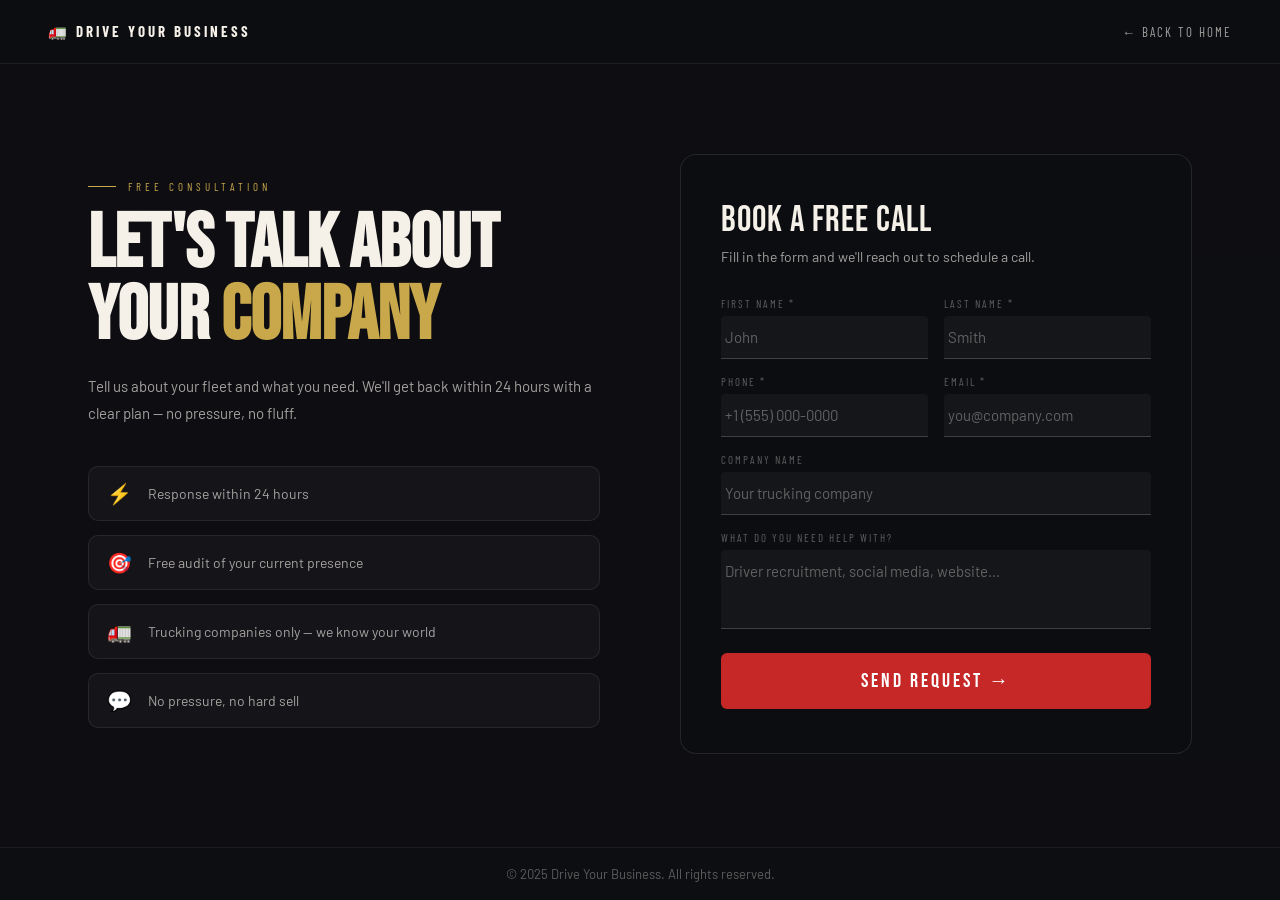
<file: init_level/Finished Projects/Site_on_html/form.html>
<!DOCTYPE html>
<html lang="en">
<head>
  <meta charset="UTF-8" />
  <meta name="viewport" content="width=device-width, initial-scale=1.0" />
  <title>Book a Free Call — Drive Your Business</title>
  <link rel="preconnect" href="https://fonts.googleapis.com" />
  <link rel="preconnect" href="https://fonts.gstatic.com" crossorigin />
  <link href="https://fonts.googleapis.com/css2?family=Bebas+Neue&family=Barlow:wght@300;400;600;700&family=Barlow+Condensed:wght@300;400;600;700&display=swap" rel="stylesheet" />
  <style>
    *, *::before, *::after { box-sizing: border-box; margin: 0; padding: 0; }
    :root {
      --gold: #c8a84b;
      --red: #C62828;
      --red-dark: #a01f1f;
      --dark: #0d0e12;
      --text: #f5f0e8;
      --text-dim: rgba(245,240,232,0.65);
      --text-faint: rgba(245,240,232,0.35);
      --border: rgba(255,255,255,0.1);
    }
    html, body { height: 100%; }
    body { background: var(--dark); color: var(--text); font-family: 'Barlow', sans-serif; display: flex; flex-direction: column; }

    /* HEADER */
    header {
      position: sticky; top: 0; z-index: 10;
      height: 64px; display: flex; align-items: center; justify-content: space-between;
      padding: 0 48px; background: rgba(13,14,18,0.92); backdrop-filter: blur(16px);
      border-bottom: 1px solid rgba(255,255,255,0.07);
    }
    .logo { font-family: 'Barlow Condensed', sans-serif; font-weight: 700; font-size: 15px; letter-spacing: 3px; text-transform: uppercase; color: var(--text); text-decoration: none; }
    .back { font-family: 'Barlow Condensed', sans-serif; font-size: 13px; letter-spacing: 2px; text-transform: uppercase; color: var(--text-dim); text-decoration: none; transition: color 0.2s; display: flex; align-items: center; gap: 6px; }
    .back:hover { color: var(--text); }

    /* PAGE */
    .page {
      flex: 1; position: relative;
      background-image: url('https://images.unsplash.com/photo-1601584115197-04ecc0da31d7?w=1600&q=80');
      background-size: cover; background-position: center;
    }
    .page-overlay { position: absolute; inset: 0; background: rgba(13,14,18,0.85); }

    .split {
      position: relative; z-index: 2;
      max-width: 1200px; margin: 0 auto;
      display: grid; grid-template-columns: 1fr 1fr; gap: 80px;
      padding: 80px 48px; align-items: center; min-height: calc(100vh - 64px - 56px);
    }
    @media (max-width: 800px) { .split { grid-template-columns: 1fr; padding: 48px 24px; gap: 48px; } }

    /* INFO */
    .info-tag { font-family: 'Barlow Condensed', sans-serif; font-size: 11px; letter-spacing: 4px; text-transform: uppercase; color: var(--gold); margin-bottom: 16px; display: flex; align-items: center; gap: 12px; }
    .info-tag::before { content: ''; display: block; width: 28px; height: 1px; background: var(--gold); }
    h1 { font-family: 'Bebas Neue', sans-serif; font-size: clamp(44px, 7vw, 76px); line-height: 0.95; margin-bottom: 20px; }
    h1 em { color: var(--gold); font-style: normal; }
    .info-desc { font-size: 15px; color: var(--text-dim); line-height: 1.75; margin-bottom: 40px; }
    .perks { display: flex; flex-direction: column; gap: 14px; }
    .perk { display: flex; align-items: center; gap: 16px; padding: 14px 18px; border: 1px solid rgba(255,255,255,0.08); border-radius: 10px; background: rgba(255,255,255,0.03); transition: border-color 0.2s; }
    .perk:hover { border-color: rgba(200,168,75,0.3); }
    .perk-icon { font-size: 20px; }
    .perk-text { font-size: 14px; color: var(--text-dim); }

    /* FORM CARD */
    .form-card { background: rgba(13,14,18,0.8); backdrop-filter: blur(16px); border: 1px solid rgba(255,255,255,0.1); border-radius: 16px; padding: 44px 40px; }
    @media (max-width: 480px) { .form-card { padding: 28px 20px; } }
    .form-title { font-family: 'Bebas Neue', sans-serif; font-size: 36px; letter-spacing: 1px; margin-bottom: 6px; }
    .form-sub { font-size: 14px; color: var(--text-dim); margin-bottom: 32px; }
    .form-row { display: grid; grid-template-columns: 1fr 1fr; gap: 16px; }
    @media (max-width: 480px) { .form-row { grid-template-columns: 1fr; } }
    .fg { display: flex; flex-direction: column; gap: 6px; margin-bottom: 16px; }
    .fg label { font-family: 'Barlow Condensed', sans-serif; font-size: 11px; letter-spacing: 2px; text-transform: uppercase; color: var(--text-faint); }
    .fg input, .fg textarea {
      background: rgba(255,255,255,0.04); border: none;
      border-bottom: 1px solid rgba(255,255,255,0.18);
      border-radius: 4px 4px 0 0; padding: 12px 4px;
      color: var(--text); font-family: 'Barlow', sans-serif; font-size: 15px;
      outline: none; transition: border-color 0.2s; resize: none; width: 100%;
    }
    .fg input::placeholder, .fg textarea::placeholder { color: var(--text-faint); }
    .fg input:focus, .fg textarea:focus { border-bottom-color: var(--gold); }
    .fg.invalid input, .fg.invalid textarea { border-bottom-color: #ef5350; }
    .err { font-size: 12px; color: #ef5350; display: none; margin-top: 2px; }
    .fg.invalid .err { display: block; }
    .btn-submit {
      width: 100%; padding: 16px; background: var(--red);
      color: #fff; font-family: 'Bebas Neue', sans-serif;
      font-size: 20px; letter-spacing: 3px; border: none;
      border-radius: 6px; cursor: pointer; margin-top: 8px;
      transition: background 0.2s, transform 0.2s;
    }
    .btn-submit:hover { background: var(--red-dark); transform: translateY(-2px); }

    /* FOOTER */
    footer { background: var(--dark); border-top: 1px solid rgba(255,255,255,0.06); padding: 18px 48px; text-align: center; }
    footer p { font-size: 13px; color: var(--text-faint); }
  </style>
</head>
<body>

<header>
  <a class="logo" href="index.html">🚛 Drive Your Business</a>
  <a class="back" href="index.html">← Back to Home</a>
</header>

<div class="page">
  <div class="page-overlay"></div>
  <div class="split">

    <div>
      <div class="info-tag">Free Consultation</div>
      <h1>Let's Talk About<br/>Your <em>Company</em></h1>
      <p class="info-desc">Tell us about your fleet and what you need. We'll get back within 24 hours with a clear plan — no pressure, no fluff.</p>
      <div class="perks">
        <div class="perk"><div class="perk-icon">⚡</div><div class="perk-text">Response within 24 hours</div></div>
        <div class="perk"><div class="perk-icon">🎯</div><div class="perk-text">Free audit of your current presence</div></div>
        <div class="perk"><div class="perk-icon">🚛</div><div class="perk-text">Trucking companies only — we know your world</div></div>
        <div class="perk"><div class="perk-icon">💬</div><div class="perk-text">No pressure, no hard sell</div></div>
      </div>
    </div>

    <div class="form-card">
      <div class="form-title">Book a Free Call</div>
      <div class="form-sub">Fill in the form and we'll reach out to schedule a call.</div>
      <form id="cf" novalidate>
        <div class="form-row">
          <div class="fg" id="g1"><label>First Name *</label><input id="fn" type="text" placeholder="John"/><span class="err">Required</span></div>
          <div class="fg" id="g2"><label>Last Name *</label><input id="ln" type="text" placeholder="Smith"/><span class="err">Required</span></div>
        </div>
        <div class="form-row">
          <div class="fg" id="g3"><label>Phone *</label><input id="ph" type="tel" placeholder="+1 (555) 000-0000"/><span class="err">Required</span></div>
          <div class="fg" id="g4"><label>Email *</label><input id="em" type="email" placeholder="you@company.com"/><span class="err">Valid email required</span></div>
        </div>
        <div class="fg"><label>Company Name</label><input type="text" placeholder="Your trucking company"/></div>
        <div class="fg"><label>What do you need help with?</label><textarea rows="3" placeholder="Driver recruitment, social media, website..."></textarea></div>
        <button type="submit" class="btn-submit">SEND REQUEST →</button>
      </form>
    </div>

  </div>
</div>

<footer><p>© 2025 Drive Your Business. All rights reserved.</p></footer>

<script>
  document.getElementById('cf').addEventListener('submit', function(e) {
    e.preventDefault();
    const checks = [
      { el: document.getElementById('fn'), g: 'g1', ok: v => v.trim() },
      { el: document.getElementById('ln'), g: 'g2', ok: v => v.trim() },
      { el: document.getElementById('ph'), g: 'g3', ok: v => v.trim() },
      { el: document.getElementById('em'), g: 'g4', ok: v => /^[^\s@]+@[^\s@]+\.[^\s@]+$/.test(v) },
    ];
    let ok = true;
    checks.forEach(c => {
      const g = document.getElementById(c.g);
      if (!c.ok(c.el.value)) { g.classList.add('invalid'); ok = false; }
      else g.classList.remove('invalid');
    });
    if (ok) window.location.href = 'thankyou.html';
  });
  document.querySelectorAll('input,textarea').forEach(el => el.addEventListener('input', function() { this.closest('.fg').classList.remove('invalid'); }));
</script>
</body>
</html>
</file>
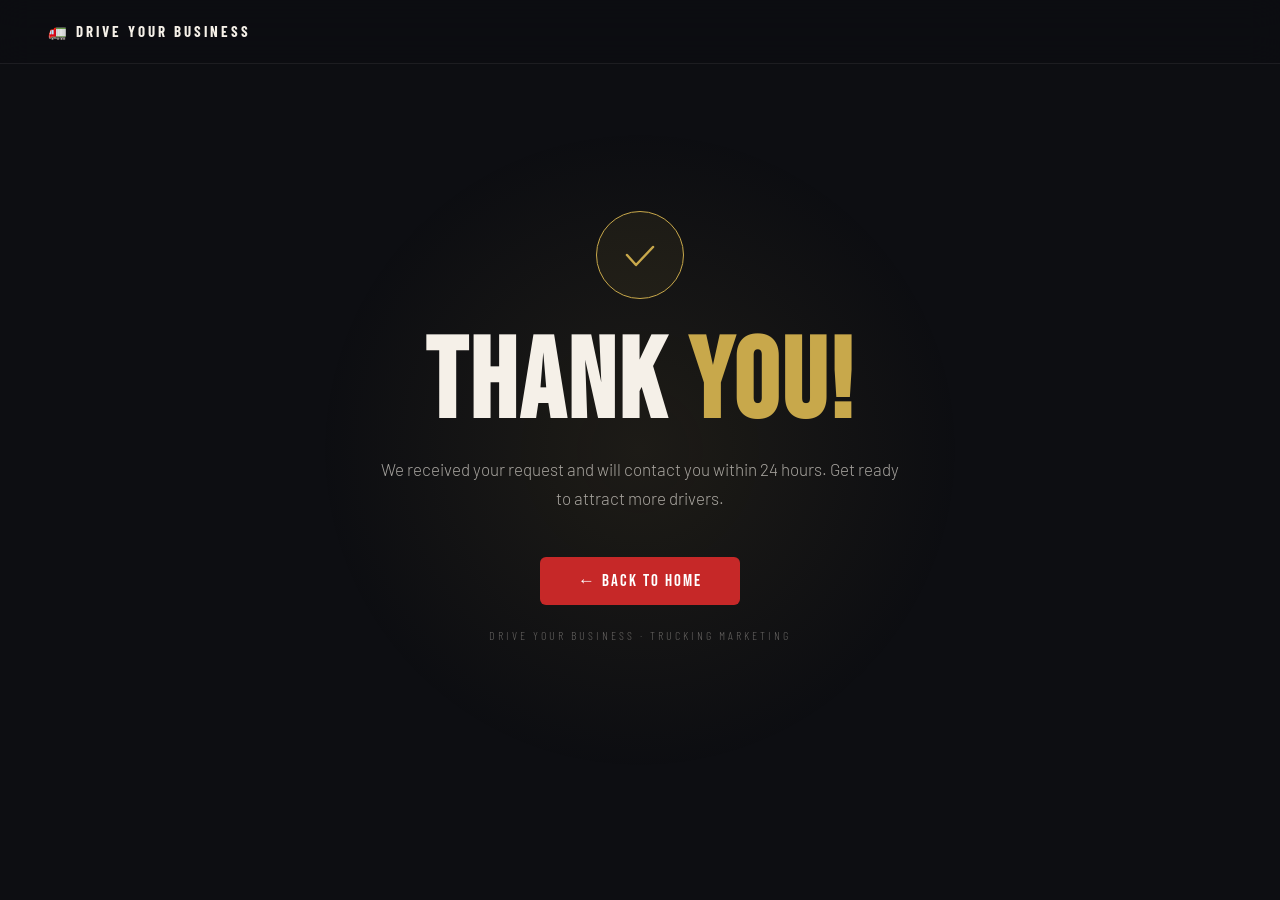
<file: init_level/Finished Projects/Site_on_html/thankyou.html>
<!DOCTYPE html>
<html lang="en">
<head>
  <meta charset="UTF-8" />
  <meta name="viewport" content="width=device-width, initial-scale=1.0" />
  <title>Thank You — Drive Your Business</title>
  <link rel="preconnect" href="https://fonts.googleapis.com" />
  <link rel="preconnect" href="https://fonts.gstatic.com" crossorigin />
  <link href="https://fonts.googleapis.com/css2?family=Bebas+Neue&family=Barlow:wght@300;400;600&family=Barlow+Condensed:wght@300;400;700&display=swap" rel="stylesheet" />
  <style>
    *, *::before, *::after { box-sizing: border-box; margin: 0; padding: 0; }
    :root {
      --gold: #c8a84b;
      --red: #C62828;
      --red-dark: #a01f1f;
      --dark: #0d0e12;
      --text: #f5f0e8;
      --text-dim: rgba(245,240,232,0.65);
      --text-faint: rgba(245,240,232,0.35);
    }
    body {
      background: var(--dark); color: var(--text);
      font-family: 'Barlow', sans-serif; min-height: 100vh;
      display: flex; flex-direction: column; align-items: center;
      justify-content: center; text-align: center; padding: 40px 24px;
      position: relative; overflow: hidden;
    }
    /* Full background photo */
    .bg {
      position: fixed; inset: 0; z-index: 0;
      background-image: url('https://images.unsplash.com/photo-1519003300449-424ad0405076?w=1600&q=80');
      background-size: cover; background-position: center;
      filter: brightness(0.22);
    }
    /* Radial spotlight */
    .glow {
      position: fixed; top: 50%; left: 50%; transform: translate(-50%, -50%);
      width: 700px; height: 700px; z-index: 1;
      background: radial-gradient(circle, rgba(200,168,75,0.09) 0%, transparent 65%);
      pointer-events: none;
    }

    .logo {
      position: fixed; top: 0; left: 0; right: 0; height: 64px;
      display: flex; align-items: center; padding: 0 48px;
      background: rgba(13,14,18,0.7); backdrop-filter: blur(16px);
      border-bottom: 1px solid rgba(255,255,255,0.07); z-index: 10;
    }
    .logo a { font-family: 'Barlow Condensed', sans-serif; font-weight: 700; font-size: 15px; letter-spacing: 3px; text-transform: uppercase; color: var(--text); text-decoration: none; }

    .content { position: relative; z-index: 3; max-width: 520px; }

    /* Animated check */
    .check {
      width: 88px; height: 88px; border-radius: 50%;
      border: 1.5px solid var(--gold);
      display: flex; align-items: center; justify-content: center;
      margin: 0 auto 36px;
      animation: pop 0.55s cubic-bezier(0.175,0.885,0.32,1.275) 0.25s both;
      background: rgba(200,168,75,0.07);
    }
    .check svg { width: 40px; height: 40px; }
    .check svg path { stroke: var(--gold); stroke-width: 2.5; fill: none; stroke-linecap: round; stroke-linejoin: round; stroke-dasharray: 58; stroke-dashoffset: 58; animation: draw 0.4s ease 0.8s forwards; }

    @keyframes pop {
      from { opacity: 0; transform: scale(0.4); }
      to   { opacity: 1; transform: scale(1); }
    }
    @keyframes draw { to { stroke-dashoffset: 0; } }

    h1 {
      font-family: 'Bebas Neue', sans-serif;
      font-size: clamp(64px, 14vw, 112px);
      line-height: 0.9; letter-spacing: 3px; margin-bottom: 20px;
      animation: up 0.5s ease 0.55s both;
    }
    h1 em { color: var(--gold); font-style: normal; }
    p {
      font-size: 17px; font-weight: 300; color: var(--text-dim);
      line-height: 1.7; margin-bottom: 44px;
      animation: up 0.5s ease 0.7s both;
    }
    .btn {
      display: inline-block; background: var(--red); color: #fff;
      font-family: 'Bebas Neue', sans-serif; font-size: 17px; letter-spacing: 2px;
      padding: 14px 38px; border-radius: 6px; text-decoration: none;
      transition: background 0.2s, transform 0.2s;
      animation: up 0.5s ease 0.85s both;
    }
    .btn:hover { background: var(--red-dark); transform: translateY(-2px); }
    .sub-note {
      margin-top: 20px; font-family: 'Barlow Condensed', sans-serif;
      font-size: 12px; letter-spacing: 3px; text-transform: uppercase;
      color: var(--text-faint); animation: up 0.5s ease 1s both;
    }

    @keyframes up {
      from { opacity: 0; transform: translateY(18px); }
      to   { opacity: 1; transform: translateY(0); }
    }
  </style>
</head>
<body>
  <div class="bg"></div>
  <div class="glow"></div>

  <div class="logo"><a href="index.html">🚛 Drive Your Business</a></div>

  <div class="content">
    <div class="check">
      <svg viewBox="0 0 40 40"><path d="M7 20 L16 30 L33 12"/></svg>
    </div>
    <h1>Thank <em>You!</em></h1>
    <p>We received your request and will contact you within 24 hours. Get ready to attract more drivers.</p>
    <a class="btn" href="index.html">← Back to Home</a>
    <p class="sub-note">Drive Your Business · Trucking Marketing</p>
  </div>
</body>
</html>
</file>
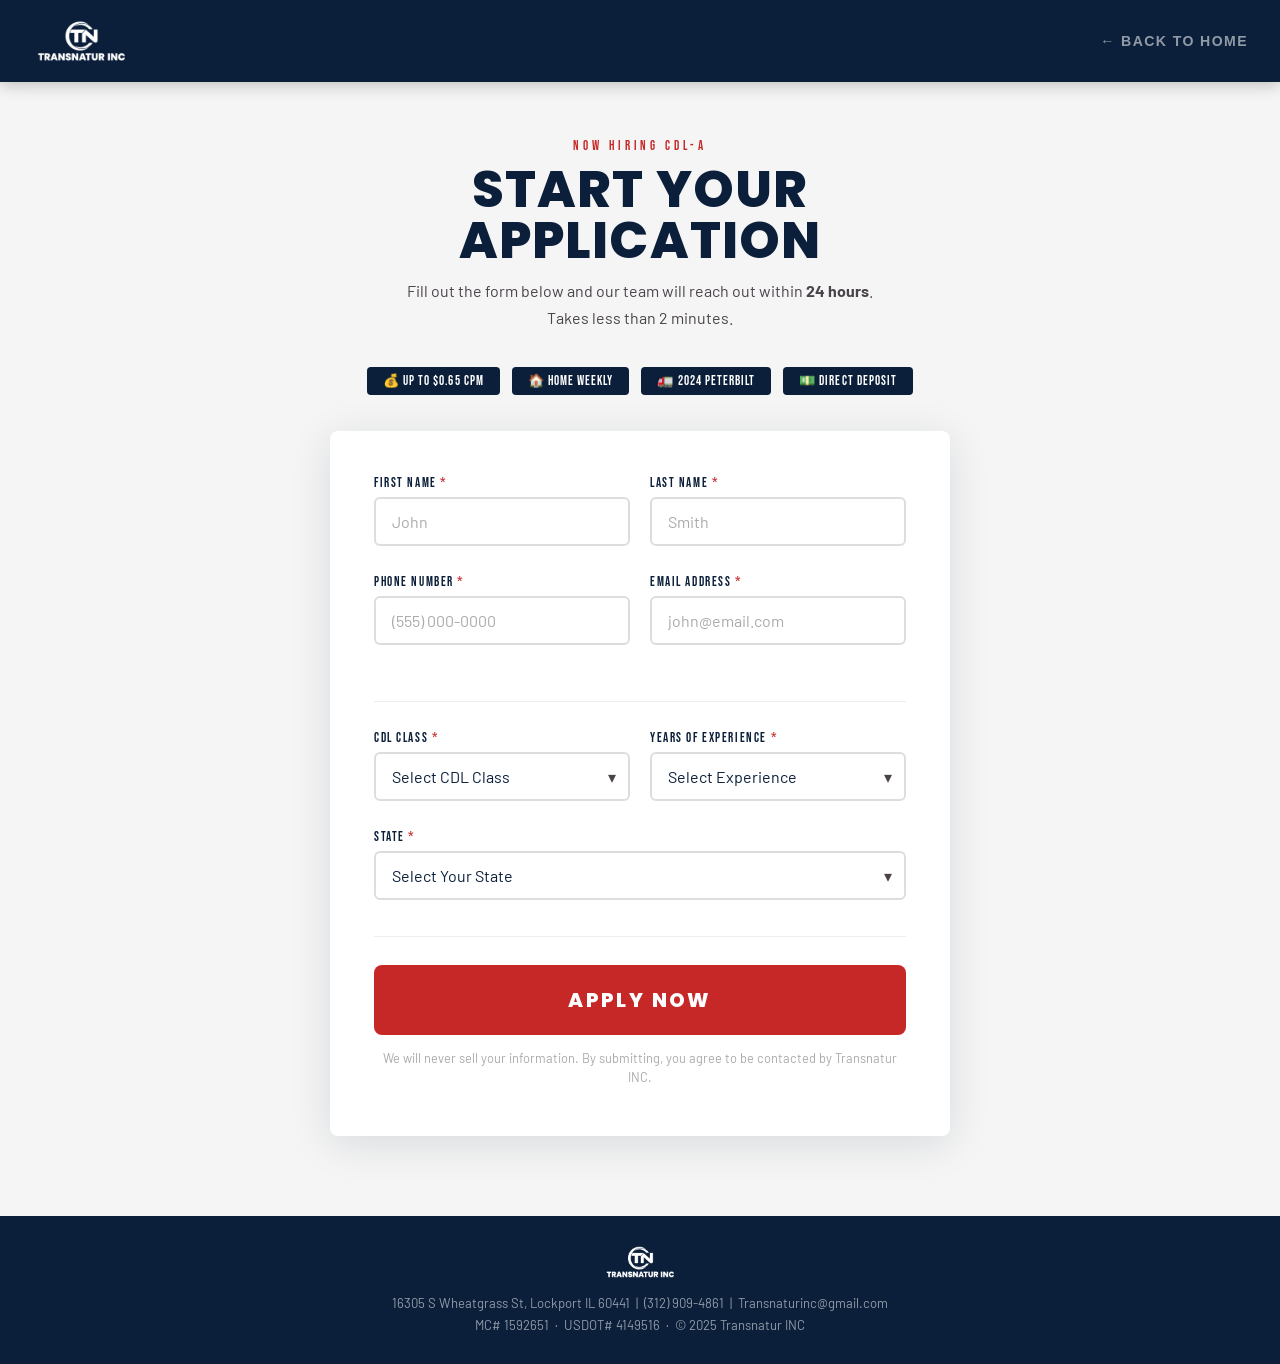
<file: init_level/Finished Projects/Transnatur_on_html_3/form.html>
<!DOCTYPE html>
<html lang="en">
<head>
  <meta charset="UTF-8" />
  <meta name="viewport" content="width=device-width, initial-scale=1.0" />
  <title>Apply Now — Transnatur INC Driver Recruitment</title>
  <meta name="description" content="Drive with Transnatur INC. CDL-A drivers wanted. Competitive pay, modern fleet, home time. Apply now!">
  <meta name="keywords" content="CDL-A driver jobs, truck driver hiring, Transnatur INC, flatbed driver, Illinois trucking">
  <meta property="og:title" content="Drive With Transnatur INC — Apply Now">
  <meta property="og:description" content="Join our team. Competitive pay, modern Peterbilt fleet, great home time.">

  <!-- Google Analytics placeholder -->
  <script async src="https://www.googletagmanager.com/gtag/js?id=GA_MEASUREMENT_ID"></script>
  <script>
    window.dataLayer = window.dataLayer || [];
    function gtag(){dataLayer.push(arguments);}
    gtag('js', new Date());
    gtag('config', 'GA_MEASUREMENT_ID');
  </script>

  <!-- Google Fonts -->
  <link rel="preconnect" href="https://fonts.googleapis.com">
  <link rel="preconnect" href="https://fonts.gstatic.com" crossorigin>
  <link href="https://fonts.googleapis.com/css2?family=Poppins:wght@800&family=Bebas+Neue&family=Barlow:wght@400;500;600&display=swap" rel="stylesheet">

  <style>
    :root {
      --navy:      #0B1F3A;
      --red:       #C62828;
      --gray:      #4A444A;
      --white:     #FFFFFF;
      --light:     #F5F5F5;
      --red-hover: #A31515;
    }

    *, *::before, *::after { box-sizing: border-box; margin: 0; padding: 0; }

    body {
      font-family: 'Barlow', sans-serif;
      color: var(--gray);
      background: var(--light);
      min-height: 100vh;
      display: flex;
      flex-direction: column;
    }

    /* ── HEADER ── */
    header {
      background: var(--navy);
      padding: 18px 32px;
      display: flex;
      align-items: center;
      justify-content: space-between;
      box-shadow: 0 2px 16px rgba(0,0,0,0.25);
    }
    header a { display: block; }
    header img { height: 46px; display: block; }
    .header-back {
      font-family: 'Barlow Condensed', sans-serif;
      font-size: 0.88rem;
      font-weight: 600;
      letter-spacing: 0.1em;
      text-transform: uppercase;
      color: rgba(255,255,255,0.55);
      text-decoration: none;
      transition: color 0.2s;
    }
    .header-back:hover { color: var(--white); }

    /* ── MAIN ── */
    main {
      flex: 1;
      display: flex;
      align-items: flex-start;
      justify-content: center;
      padding: 56px 24px 80px;
    }
    .form-wrapper {
      width: 100%;
      max-width: 620px;
    }

    /* CTA text above form */
    .form-cta {
      text-align: center;
      margin-bottom: 36px;
    }
    .form-cta .eyebrow {
      font-family: 'Bebas Neue', sans-serif;
      font-size: 0.82rem;
      font-weight: 400;
      letter-spacing: 0.3em;
      text-transform: uppercase;
      color: var(--red);
      display: block;
      margin-bottom: 10px;
    }
    .form-cta h1 {
      font-family: 'Poppins', sans-serif;
      font-size: clamp(2rem, 6vw, 3.2rem);
      font-weight: 800;
      text-transform: uppercase;
      color: var(--navy);
      line-height: 1.0;
      letter-spacing: 0.02em;
      margin-bottom: 12px;
    }
    .form-cta p {
      font-size: 1rem;
      color: var(--gray);
      line-height: 1.65;
      max-width: 480px;
      margin: 0 auto;
    }

    /* Benefits strip */
    .form-perks {
      display: flex;
      justify-content: center;
      flex-wrap: wrap;
      gap: 12px;
      margin-bottom: 36px;
    }
    .perk-tag {
      background: var(--navy);
      color: var(--white);
      font-family: 'Bebas Neue', sans-serif;
      font-size: 0.82rem;
      font-weight: 400;
      letter-spacing: 0.08em;
      text-transform: uppercase;
      padding: 6px 16px;
      border-radius: 4px;
    }

    /* Form card */
    .form-card {
      background: var(--white);
      border-radius: 8px;
      box-shadow: 0 8px 40px rgba(11,31,58,0.12);
      padding: 44px 44px 48px;
    }

    .form-row {
      display: grid;
      grid-template-columns: 1fr 1fr;
      gap: 20px;
    }

    .form-group {
      display: flex;
      flex-direction: column;
      gap: 6px;
      margin-bottom: 20px;
    }
    .form-group:last-child { margin-bottom: 0; }

    label {
      font-family: 'Bebas Neue', sans-serif;
      font-size: 0.82rem;
      font-weight: 400;
      letter-spacing: 0.12em;
      text-transform: uppercase;
      color: var(--navy);
    }
    label .req { color: var(--red); }

    input[type="text"],
    input[type="tel"],
    input[type="email"],
    select {
      width: 100%;
      padding: 13px 16px;
      font-family: 'Barlow', sans-serif;
      font-size: 1rem;
      color: var(--navy);
      background: var(--white);
      border: 2px solid #ddd;
      border-radius: 6px;
      outline: none;
      transition: border-color 0.2s, box-shadow 0.2s;
      appearance: none;
      -webkit-appearance: none;
    }
    input:focus, select:focus {
      border-color: var(--navy);
      box-shadow: 0 0 0 3px rgba(11,31,58,0.08);
    }
    input::placeholder { color: #aaa; }

    /* Custom select arrow */
    .select-wrap {
      position: relative;
    }
    .select-wrap::after {
      content: '▾';
      position: absolute;
      right: 14px;
      top: 50%;
      transform: translateY(-50%);
      color: var(--gray);
      pointer-events: none;
      font-size: 1rem;
    }
    .select-wrap select { padding-right: 36px; cursor: pointer; }

    .form-divider {
      border: none;
      border-top: 1px solid #eee;
      margin: 28px 0;
    }

    .btn-submit {
      display: block;
      width: 100%;
      background: var(--red);
      color: var(--white);
      font-family: 'Poppins', sans-serif;
      font-weight: 800;
      font-size: 1.25rem;
      letter-spacing: 0.12em;
      text-transform: uppercase;
      border: none;
      border-radius: 8px;
      padding: 20px;
      cursor: pointer;
      transition: background 0.2s, transform 0.15s, box-shadow 0.2s;
      animation: pulse 2.4s ease-in-out infinite;
    }
    .btn-submit:hover {
      background: var(--red-hover);
      transform: translateY(-2px);
      box-shadow: 0 8px 28px rgba(198,40,40,0.4);
      animation: none;
    }
    .btn-submit:active { transform: translateY(0); }
    .btn-submit:disabled {
      background: #aaa;
      cursor: not-allowed;
      animation: none;
      transform: none;
      box-shadow: none;
    }

    @keyframes pulse {
      0%, 100% { box-shadow: 0 0 0 0 rgba(198,40,40,0.55); }
      50%       { box-shadow: 0 0 0 12px rgba(198,40,40,0); }
    }

    .form-disclaimer {
      text-align: center;
      font-size: 0.8rem;
      color: #aaa;
      margin-top: 14px;
      line-height: 1.5;
    }

    /* Error state */
    input.error, select.error {
      border-color: var(--red);
    }
    .field-error {
      font-size: 0.78rem;
      color: var(--red);
      margin-top: 2px;
    }

    /* ── FOOTER ── */
    footer {
      background: var(--navy);
      color: rgba(255,255,255,0.55);
      text-align: center;
      padding: 28px 24px;
      font-size: 0.82rem;
      line-height: 1.7;
    }
    footer a { color: rgba(255,255,255,0.55); text-decoration: none; }
    footer a:hover { color: var(--white); }
    footer .footer-logo { height: 36px; display: block; margin: 0 auto 12px; }

    /* ── RESPONSIVE ── */
    @media (max-width: 600px) {
      .form-card { padding: 28px 20px 32px; }
      .form-row { grid-template-columns: 1fr; gap: 0; }
      header { padding: 14px 20px; }
    }
  </style>
</head>
<body>

  <!-- HEADER -->
  <header>
    <a href="index.html">
      <img src="assets/logo-white.png" alt="Transnatur INC">
    </a>
    <a href="index.html" class="header-back">&larr; Back to Home</a>
  </header>

  <!-- MAIN -->
  <main>
    <div class="form-wrapper">

      <!-- CTA above form -->
      <div class="form-cta">
        <span class="eyebrow">Now Hiring CDL-A</span>
        <h1>Start Your<br>Application</h1>
        <p>Fill out the form below and our team will reach out within <strong>24 hours</strong>. Takes less than 2 minutes.</p>
      </div>

      <!-- Perks strip -->
      <div class="form-perks">
        <span class="perk-tag">💰 Up to $0.65 CPM</span>
        <span class="perk-tag">🏠 Home Weekly</span>
        <span class="perk-tag">🚛 2024 Peterbilt</span>
        <span class="perk-tag">💵 Direct Deposit</span>
      </div>

      <!-- Form card -->
      <div class="form-card">
        <form id="leadForm" novalidate>

          <div class="form-row">
            <div class="form-group">
              <label for="firstName">First Name <span class="req">*</span></label>
              <input type="text" id="firstName" name="firstName" placeholder="John" required autocomplete="given-name">
              <span class="field-error" id="firstNameErr"></span>
            </div>
            <div class="form-group">
              <label for="lastName">Last Name <span class="req">*</span></label>
              <input type="text" id="lastName" name="lastName" placeholder="Smith" required autocomplete="family-name">
              <span class="field-error" id="lastNameErr"></span>
            </div>
          </div>

          <div class="form-row">
            <div class="form-group">
              <label for="phone">Phone Number <span class="req">*</span></label>
              <input type="tel" id="phone" name="phone" placeholder="(555) 000-0000" required autocomplete="tel">
              <span class="field-error" id="phoneErr"></span>
            </div>
            <div class="form-group">
              <label for="email">Email Address <span class="req">*</span></label>
              <input type="email" id="email" name="email" placeholder="john@email.com" required autocomplete="email">
              <span class="field-error" id="emailErr"></span>
            </div>
          </div>

          <hr class="form-divider">

          <div class="form-row">
            <div class="form-group">
              <label for="cdlClass">CDL Class <span class="req">*</span></label>
              <div class="select-wrap">
                <select id="cdlClass" name="cdlClass" required>
                  <option value="" disabled selected>Select CDL Class</option>
                  <option value="CDL-A">CDL-A</option>
                  <option value="CDL-B">CDL-B</option>
                  <option value="No CDL">No CDL</option>
                </select>
              </div>
              <span class="field-error" id="cdlClassErr"></span>
            </div>
            <div class="form-group">
              <label for="experience">Years of Experience <span class="req">*</span></label>
              <div class="select-wrap">
                <select id="experience" name="experience" required>
                  <option value="" disabled selected>Select Experience</option>
                  <option value="Less than 1">Less than 1 year</option>
                  <option value="1-2">1–2 years</option>
                  <option value="3-5">3–5 years</option>
                  <option value="5+">5+ years</option>
                </select>
              </div>
              <span class="field-error" id="experienceErr"></span>
            </div>
          </div>

          <div class="form-group">
            <label for="state">State <span class="req">*</span></label>
            <div class="select-wrap">
              <select id="state" name="state" required>
                <option value="" disabled selected>Select Your State</option>
                <option>Alabama</option><option>Alaska</option><option>Arizona</option>
                <option>Arkansas</option><option>California</option><option>Colorado</option>
                <option>Connecticut</option><option>Delaware</option><option>Florida</option>
                <option>Georgia</option><option>Hawaii</option><option>Idaho</option>
                <option>Illinois</option><option>Indiana</option><option>Iowa</option>
                <option>Kansas</option><option>Kentucky</option><option>Louisiana</option>
                <option>Maine</option><option>Maryland</option><option>Massachusetts</option>
                <option>Michigan</option><option>Minnesota</option><option>Mississippi</option>
                <option>Missouri</option><option>Montana</option><option>Nebraska</option>
                <option>Nevada</option><option>New Hampshire</option><option>New Jersey</option>
                <option>New Mexico</option><option>New York</option><option>North Carolina</option>
                <option>North Dakota</option><option>Ohio</option><option>Oklahoma</option>
                <option>Oregon</option><option>Pennsylvania</option><option>Rhode Island</option>
                <option>South Carolina</option><option>South Dakota</option><option>Tennessee</option>
                <option>Texas</option><option>Utah</option><option>Vermont</option>
                <option>Virginia</option><option>Washington</option><option>West Virginia</option>
                <option>Wisconsin</option><option>Wyoming</option>
              </select>
            </div>
            <span class="field-error" id="stateErr"></span>
          </div>

          <hr class="form-divider">

          <button type="submit" class="btn-submit" id="submitBtn">Apply Now</button>
          <p class="form-disclaimer">We will never sell your information. By submitting, you agree to be contacted by Transnatur INC.</p>

        </form>
      </div>
    </div>
  </main>

  <!-- FOOTER -->
  <footer>
    <img src="assets/logo-white.png" alt="Transnatur INC" class="footer-logo">
    16305 S Wheatgrass St, Lockport IL 60441 &nbsp;|&nbsp;
    <a href="tel:3129094861">(312) 909-4861</a> &nbsp;|&nbsp;
    <a href="mailto:Transnaturinc@gmail.com">Transnaturinc@gmail.com</a><br>
    MC# 1592651 &nbsp;&middot;&nbsp; USDOT# 4149516 &nbsp;&middot;&nbsp; &copy; 2025 Transnatur INC
  </footer>

  <script>
    // ── Google Sheets URL — replace with your deployed Apps Script URL ──
    const GOOGLE_SHEET_URL = "https://script.google.com/macros/s/AKfycbxxVVlQIzv8wd6v5_-Ad5SGwQ0kChKRTkzUIdp15PD8Tm3iRyvVmnIAtFN9H84Fwh-q/exec";

    async function submitToGoogleSheets(formData) {
      try {
        await fetch(GOOGLE_SHEET_URL, {
          method: "POST",
          mode: "no-cors",
          headers: { "Content-Type": "application/json" },
          body: JSON.stringify(formData)
        });
        window.location.href = "thankyou.html";
      } catch (error) {
        console.error("Submit error:", error);
        alert("Error submitting form. Please call us: (312) 909-4861");
      }
    }

    // ── Validation ──
    function validateField(id, errId, message) {
      const el = document.getElementById(id);
      const err = document.getElementById(errId);
      const val = el.value.trim();
      if (!val) {
        el.classList.add('error');
        err.textContent = message;
        return false;
      }
      el.classList.remove('error');
      err.textContent = '';
      return true;
    }

    function validateEmail(val) {
      return /^[^\s@]+@[^\s@]+\.[^\s@]+$/.test(val);
    }

    function validatePhone(val) {
      return /^[\d\s\-\(\)\+]{7,}$/.test(val);
    }

    // Live clear errors on input
    ['firstName','lastName','phone','email','cdlClass','experience','state'].forEach(id => {
      const el = document.getElementById(id);
      el.addEventListener('input', () => {
        el.classList.remove('error');
        const errEl = document.getElementById(id + 'Err');
        if (errEl) errEl.textContent = '';
      });
      if (el.tagName === 'SELECT') {
        el.addEventListener('change', () => {
          el.classList.remove('error');
          const errEl = document.getElementById(id + 'Err');
          if (errEl) errEl.textContent = '';
        });
      }
    });

    document.getElementById('leadForm').addEventListener('submit', async function(e) {
      e.preventDefault();

      let valid = true;
      valid = validateField('firstName', 'firstNameErr', 'First name is required') && valid;
      valid = validateField('lastName',  'lastNameErr',  'Last name is required')  && valid;
      valid = validateField('phone',     'phoneErr',     'Phone number is required') && valid;
      valid = validateField('email',     'emailErr',     'Email is required') && valid;
      valid = validateField('cdlClass',  'cdlClassErr',  'Please select CDL class') && valid;
      valid = validateField('experience','experienceErr','Please select experience') && valid;
      valid = validateField('state',     'stateErr',     'Please select your state') && valid;

      // Extra format checks
      const phoneEl = document.getElementById('phone');
      if (phoneEl.value && !validatePhone(phoneEl.value)) {
        phoneEl.classList.add('error');
        document.getElementById('phoneErr').textContent = 'Enter a valid phone number';
        valid = false;
      }
      const emailEl = document.getElementById('email');
      if (emailEl.value && !validateEmail(emailEl.value)) {
        emailEl.classList.add('error');
        document.getElementById('emailErr').textContent = 'Enter a valid email address';
        valid = false;
      }

      if (!valid) return;

      const btn = document.getElementById('submitBtn');
      btn.disabled = true;
      btn.textContent = 'Sending…';

      const formData = {
        firstName:  document.getElementById('firstName').value.trim(),
        lastName:   document.getElementById('lastName').value.trim(),
        phone:      document.getElementById('phone').value.trim(),
        email:      document.getElementById('email').value.trim(),
        cdlClass:   document.getElementById('cdlClass').value,
        experience: document.getElementById('experience').value,
        state:      document.getElementById('state').value
      };

      await submitToGoogleSheets(formData);

      btn.disabled = false;
      btn.textContent = 'Apply Now';
    });
  </script>

</body>
</html>
</file>
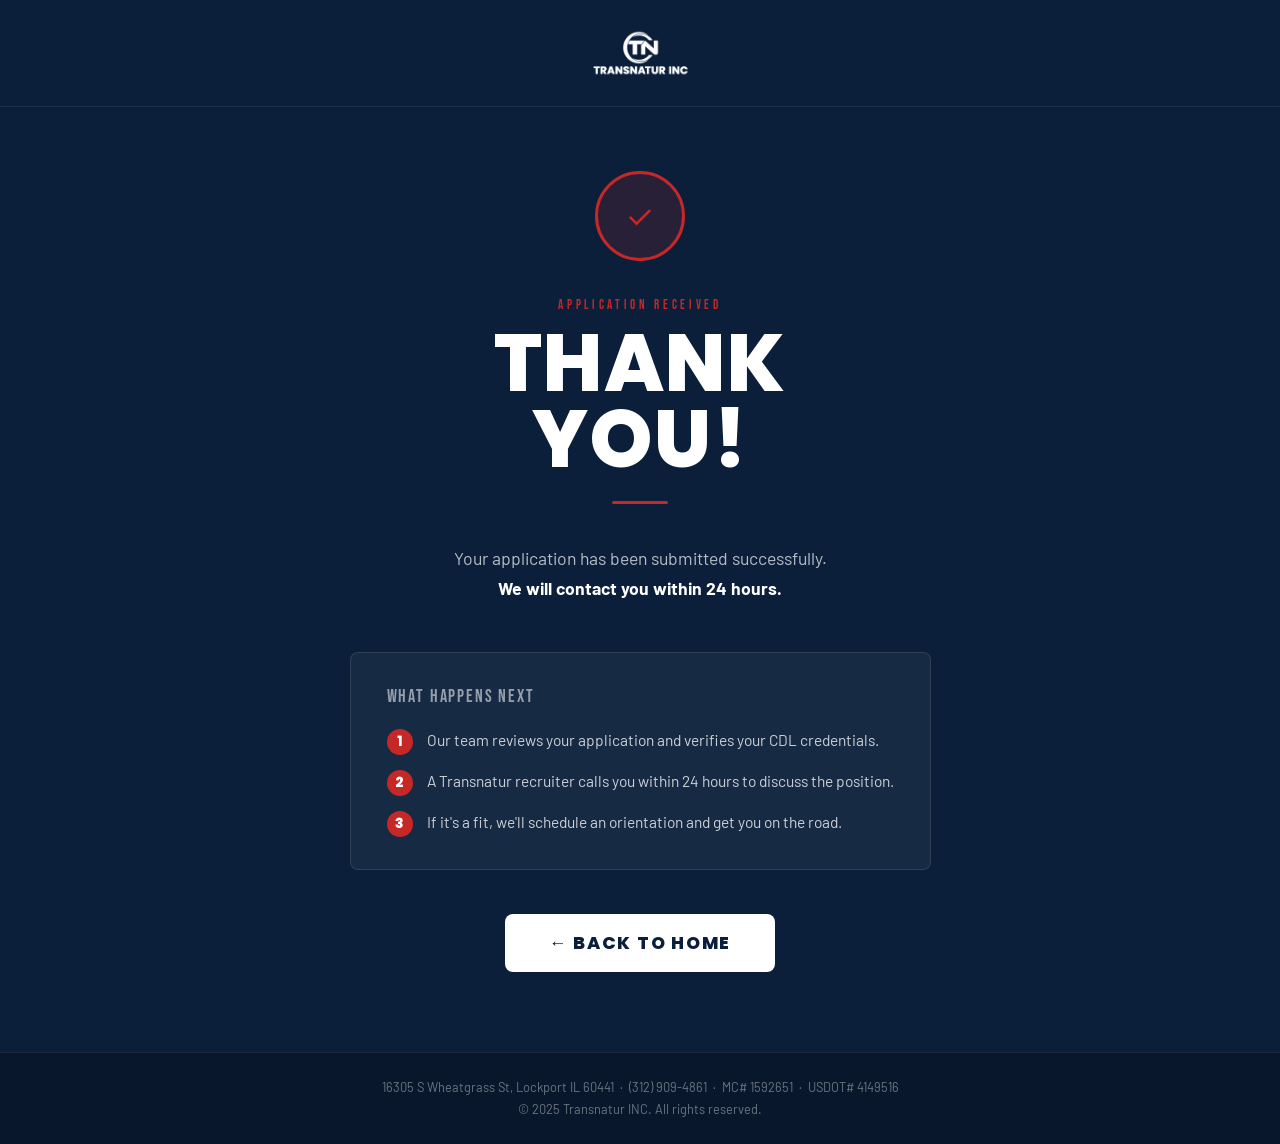
<file: init_level/Finished Projects/Transnatur_on_html_3/thankyou.html>
<!DOCTYPE html>
<html lang="en">
<head>
  <meta charset="UTF-8" />
  <meta name="viewport" content="width=device-width, initial-scale=1.0" />
  <title>Thank You — Transnatur INC</title>
  <meta name="description" content="Drive with Transnatur INC. CDL-A drivers wanted. Competitive pay, modern fleet, home time. Apply now!">
  <meta name="keywords" content="CDL-A driver jobs, truck driver hiring, Transnatur INC, flatbed driver, Illinois trucking">
  <meta property="og:title" content="Drive With Transnatur INC — Apply Now">
  <meta property="og:description" content="Join our team. Competitive pay, modern Peterbilt fleet, great home time.">

  <!-- Google Analytics placeholder -->
  <script async src="https://www.googletagmanager.com/gtag/js?id=GA_MEASUREMENT_ID"></script>
  <script>
    window.dataLayer = window.dataLayer || [];
    function gtag(){dataLayer.push(arguments);}
    gtag('js', new Date());
    gtag('config', 'GA_MEASUREMENT_ID');
    // Track conversion
    gtag('event', 'conversion', { 'event_category': 'lead', 'event_label': 'driver_application' });
  </script>

  <!-- Google Fonts -->
  <link rel="preconnect" href="https://fonts.googleapis.com">
  <link rel="preconnect" href="https://fonts.gstatic.com" crossorigin>
  <link href="https://fonts.googleapis.com/css2?family=Poppins:wght@800&family=Bebas+Neue&family=Barlow:wght@400;500;600&display=swap" rel="stylesheet">

  <style>
    :root {
      --navy:      #0B1F3A;
      --red:       #C62828;
      --gray:      #4A444A;
      --white:     #FFFFFF;
      --light:     #F5F5F5;
      --red-hover: #A31515;
    }

    *, *::before, *::after { box-sizing: border-box; margin: 0; padding: 0; }

    body {
      font-family: 'Barlow', sans-serif;
      color: var(--gray);
      background: var(--navy);
      min-height: 100vh;
      display: flex;
      flex-direction: column;
      align-items: center;
    }

    /* ── HEADER ── */
    header {
      width: 100%;
      display: flex;
      justify-content: center;
      padding: 28px 24px;
      border-bottom: 1px solid rgba(255,255,255,0.08);
    }
    header img { height: 50px; display: block; }

    /* ── MAIN ── */
    main {
      flex: 1;
      display: flex;
      flex-direction: column;
      align-items: center;
      justify-content: center;
      padding: 64px 24px 80px;
      text-align: center;
      max-width: 640px;
    }

    .checkmark-circle {
      width: 90px;
      height: 90px;
      border-radius: 50%;
      background: rgba(198,40,40,0.15);
      border: 3px solid var(--red);
      display: flex;
      align-items: center;
      justify-content: center;
      margin: 0 auto 36px;
      animation: popIn 0.5s cubic-bezier(0.34, 1.56, 0.64, 1) both;
    }
    .checkmark-circle svg {
      width: 44px;
      height: 44px;
      stroke: var(--red);
      stroke-width: 3;
      fill: none;
      stroke-dasharray: 60;
      stroke-dashoffset: 60;
      animation: drawCheck 0.5s 0.35s ease forwards;
    }
    @keyframes popIn {
      from { transform: scale(0.5); opacity: 0; }
      to   { transform: scale(1);   opacity: 1; }
    }
    @keyframes drawCheck {
      to { stroke-dashoffset: 0; }
    }

    .eyebrow {
      font-family: 'Bebas Neue', sans-serif;
      font-size: 0.82rem;
      font-weight: 400;
      letter-spacing: 0.28em;
      text-transform: uppercase;
      color: var(--red);
      display: block;
      margin-bottom: 12px;
      opacity: 0;
      animation: fadeUp 0.5s 0.6s ease forwards;
    }
    h1 {
      font-family: 'Poppins', sans-serif;
      font-size: clamp(2.8rem, 8vw, 5rem);
      font-weight: 800;
      text-transform: uppercase;
      color: var(--white);
      letter-spacing: 0.02em;
      line-height: 0.95;
      margin-bottom: 24px;
      opacity: 0;
      animation: fadeUp 0.5s 0.75s ease forwards;
    }
    .sub-text {
      font-size: 1.1rem;
      color: rgba(255,255,255,0.7);
      line-height: 1.7;
      margin-bottom: 48px;
      opacity: 0;
      animation: fadeUp 0.5s 0.9s ease forwards;
    }
    .sub-text strong { color: var(--white); }

    .divider {
      width: 56px;
      height: 3px;
      background: var(--red);
      border-radius: 2px;
      margin: 0 auto 40px;
      opacity: 0;
      animation: fadeUp 0.5s 0.85s ease forwards;
    }

    .what-next {
      background: rgba(255,255,255,0.05);
      border: 1px solid rgba(255,255,255,0.1);
      border-radius: 8px;
      padding: 32px 36px;
      text-align: left;
      margin-bottom: 44px;
      width: 100%;
      opacity: 0;
      animation: fadeUp 0.5s 1s ease forwards;
    }
    .what-next h2 {
      font-family: 'Bebas Neue', sans-serif;
      font-size: 1.15rem;
      font-weight: 400;
      text-transform: uppercase;
      letter-spacing: 0.1em;
      color: rgba(255,255,255,0.55);
      margin-bottom: 20px;
    }
    .next-steps {
      list-style: none;
      display: flex;
      flex-direction: column;
      gap: 14px;
    }
    .next-steps li {
      display: flex;
      align-items: flex-start;
      gap: 14px;
      font-size: 0.97rem;
      color: rgba(255,255,255,0.78);
      line-height: 1.5;
    }
    .step-num {
      width: 26px;
      height: 26px;
      background: var(--red);
      border-radius: 50%;
      display: flex;
      align-items: center;
      justify-content: center;
      flex-shrink: 0;
      font-family: 'Poppins', sans-serif;
      font-size: 0.85rem;
      font-weight: 800;
      color: var(--white);
      margin-top: 1px;
    }

    .btn-home {
      display: inline-block;
      background: var(--white);
      color: var(--navy);
      font-family: 'Poppins', sans-serif;
      font-weight: 800;
      font-size: 1.1rem;
      letter-spacing: 0.1em;
      text-decoration: none;
      text-transform: uppercase;
      padding: 16px 44px;
      border-radius: 8px;
      transition: background 0.2s, transform 0.15s;
      opacity: 0;
      animation: fadeUp 0.5s 1.1s ease forwards;
    }
    .btn-home:hover {
      background: var(--light);
      transform: translateY(-2px);
    }

    @keyframes fadeUp {
      from { opacity: 0; transform: translateY(16px); }
      to   { opacity: 1; transform: translateY(0); }
    }

    /* ── FOOTER ── */
    footer {
      width: 100%;
      background: rgba(0,0,0,0.25);
      border-top: 1px solid rgba(255,255,255,0.08);
      color: rgba(255,255,255,0.4);
      text-align: center;
      padding: 24px;
      font-size: 0.8rem;
      line-height: 1.7;
    }
    footer a { color: rgba(255,255,255,0.4); text-decoration: none; }
    footer a:hover { color: rgba(255,255,255,0.7); }

    @media (max-width: 480px) {
      .what-next { padding: 24px 20px; }
      h1 { font-size: 2.6rem; }
    }
  </style>
</head>
<body>

  <!-- HEADER -->
  <header>
    <a href="index.html">
      <img src="assets/logo-white.png" alt="Transnatur INC">
    </a>
  </header>

  <!-- MAIN -->
  <main>
    <div class="checkmark-circle">
      <svg viewBox="0 0 52 52">
        <polyline points="14,27 22,35 38,19"/>
      </svg>
    </div>

    <span class="eyebrow">Application Received</span>
    <h1>Thank<br>You!</h1>
    <div class="divider"></div>
    <p class="sub-text">
      Your application has been submitted successfully.<br>
      <strong>We will contact you within 24 hours.</strong>
    </p>

    <div class="what-next">
      <h2>What Happens Next</h2>
      <ul class="next-steps">
        <li>
          <span class="step-num">1</span>
          Our team reviews your application and verifies your CDL credentials.
        </li>
        <li>
          <span class="step-num">2</span>
          A Transnatur recruiter calls you within 24 hours to discuss the position.
        </li>
        <li>
          <span class="step-num">3</span>
          If it's a fit, we'll schedule an orientation and get you on the road.
        </li>
      </ul>
    </div>

    <a href="index.html" class="btn-home">&larr; Back to Home</a>
  </main>

  <!-- FOOTER -->
  <footer>
    16305 S Wheatgrass St, Lockport IL 60441 &nbsp;&middot;&nbsp;
    <a href="tel:3129094861">(312) 909-4861</a> &nbsp;&middot;&nbsp;
    MC# 1592651 &nbsp;&middot;&nbsp; USDOT# 4149516<br>
    &copy; 2025 Transnatur INC. All rights reserved.
  </footer>

</body>
</html>
</file>
